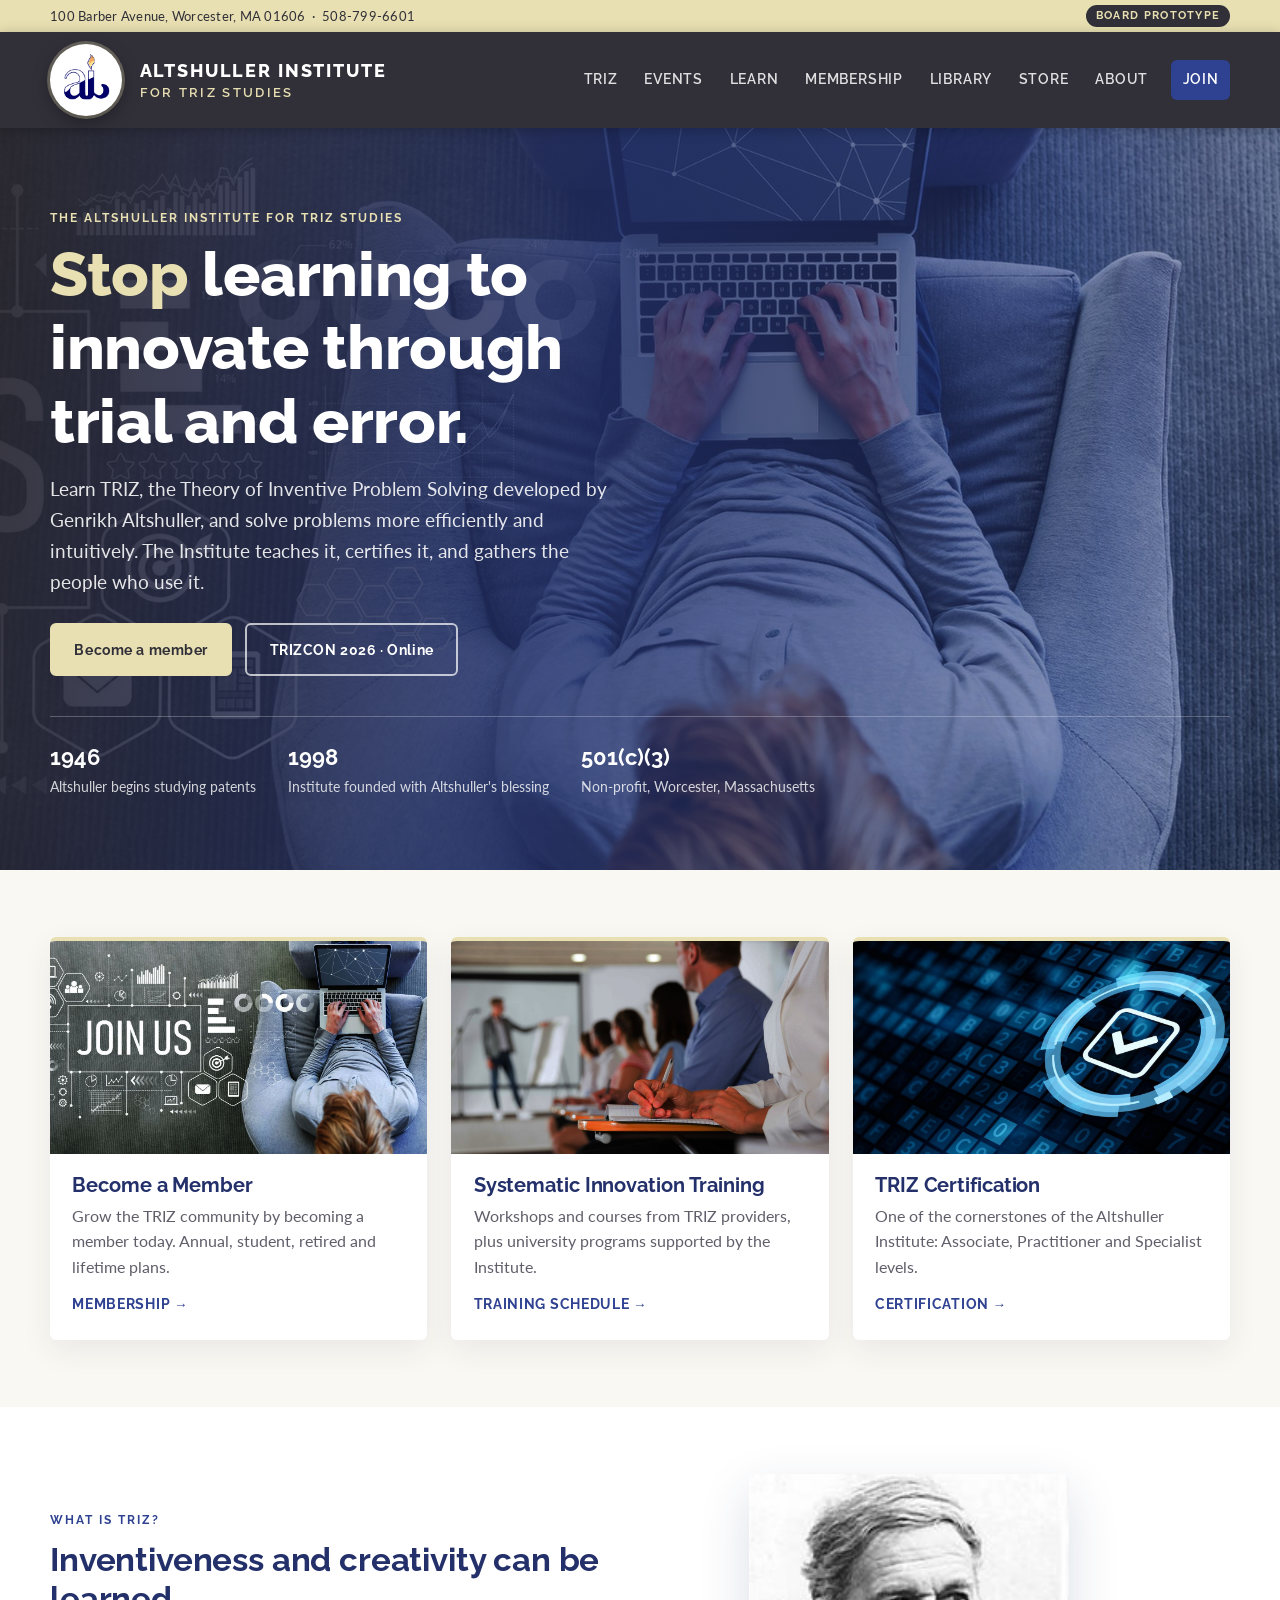
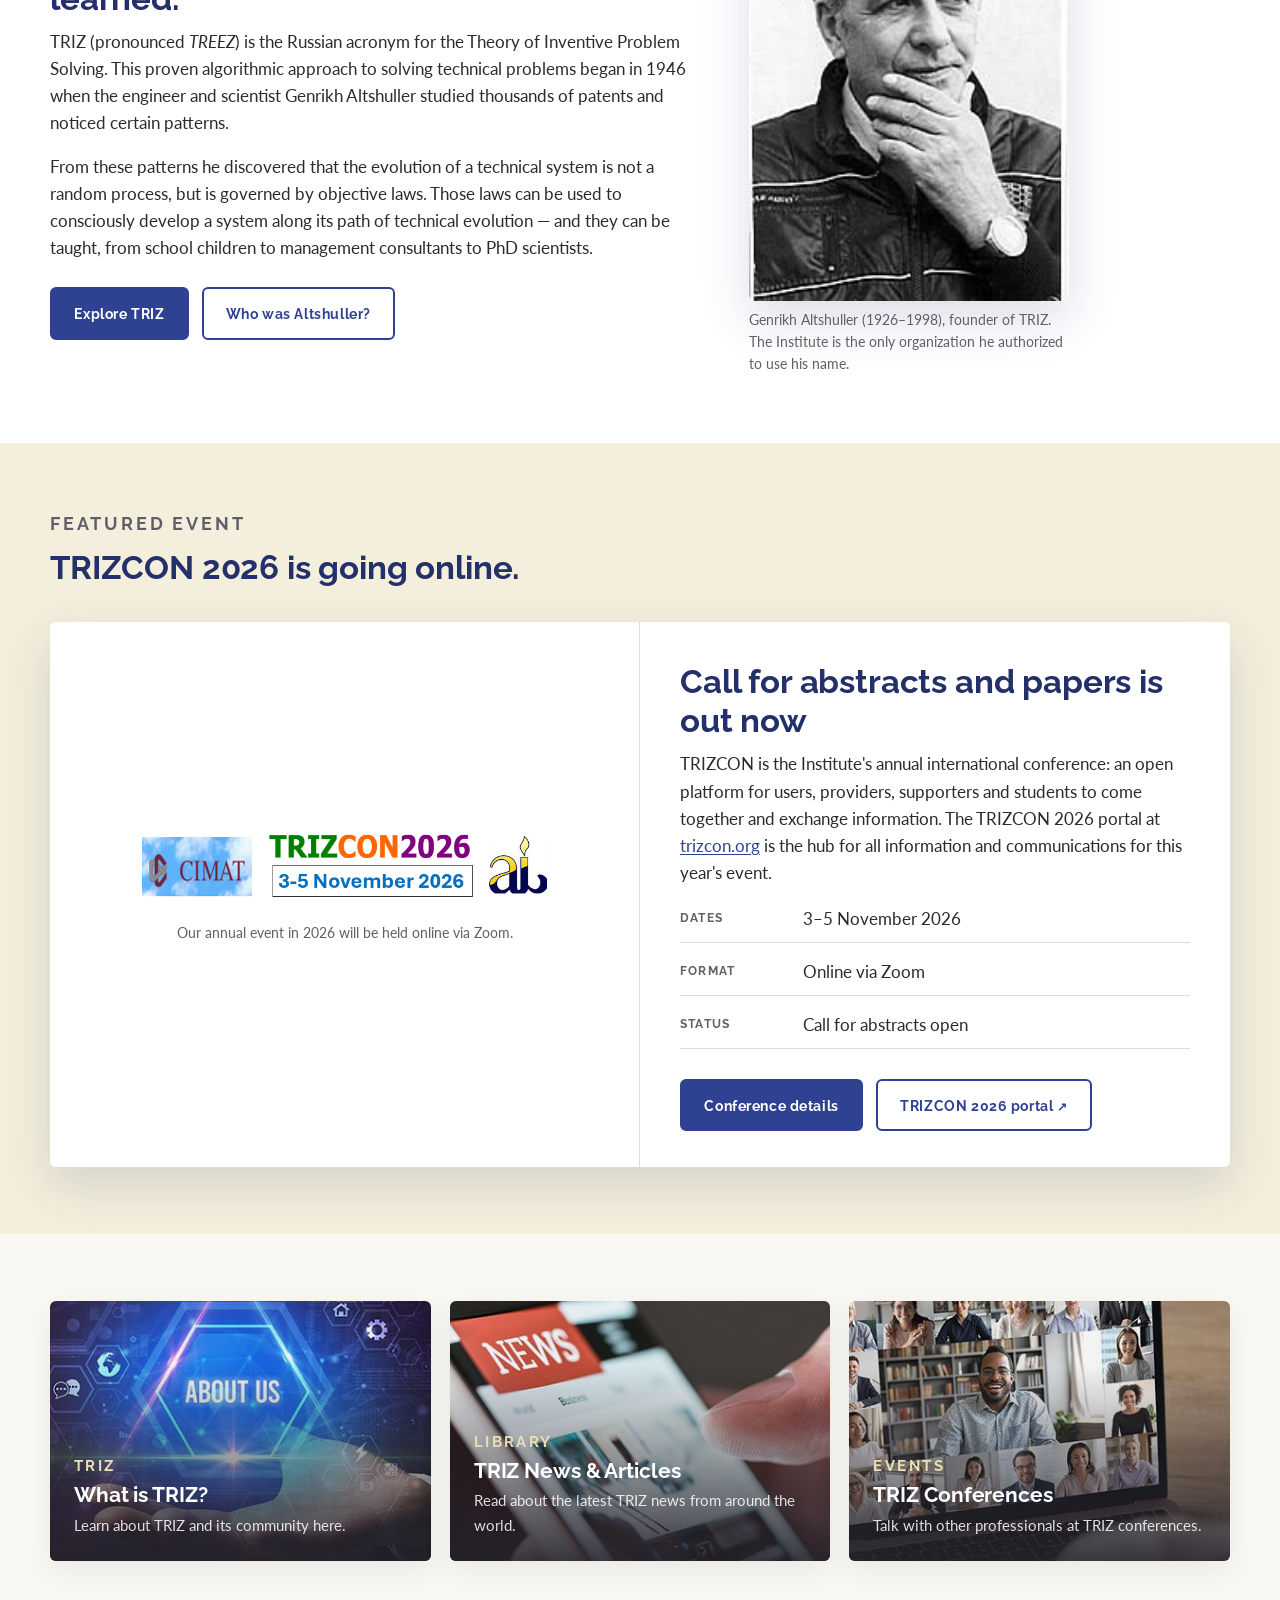
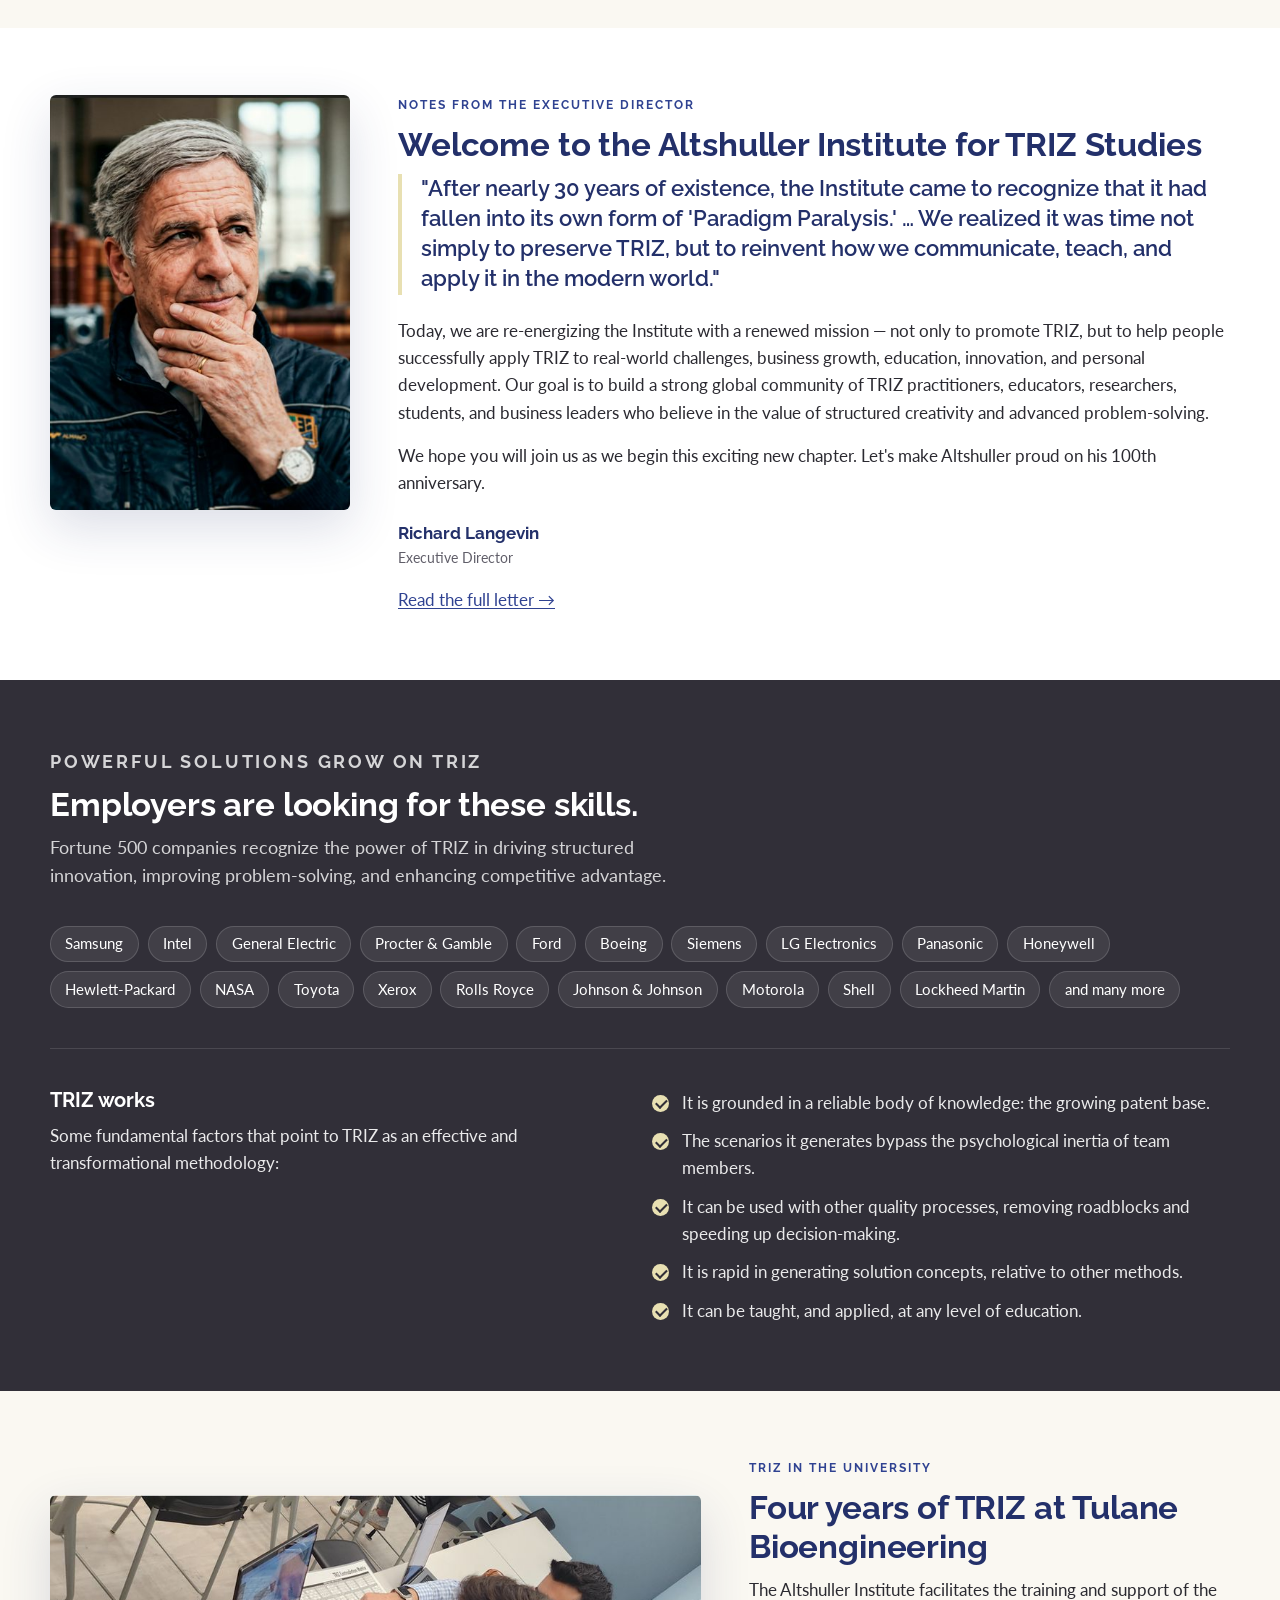
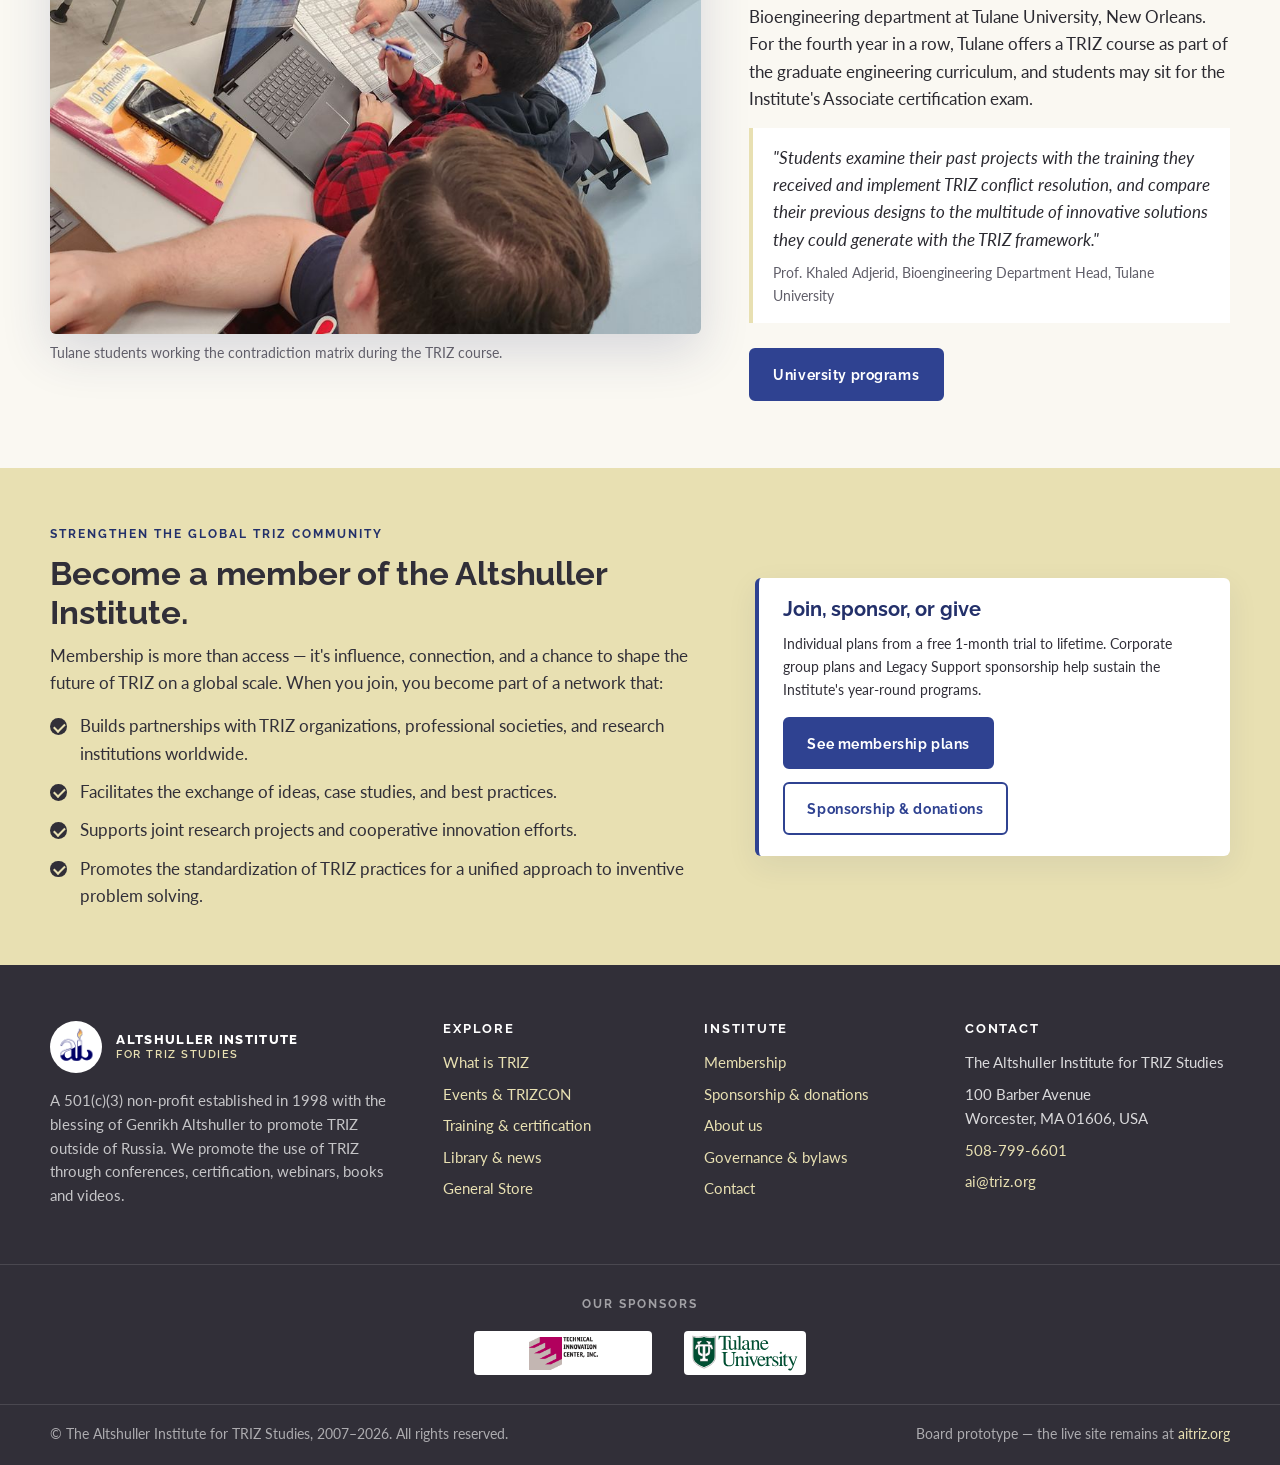
<file: index.html>
<!DOCTYPE html>
<html lang="en">
<head>
  <meta charset="utf-8">
  <meta name="viewport" content="width=device-width, initial-scale=1">
  <link rel="canonical" href="https://aitriz.org/">
  <title>The Altshuller Institute for TRIZ Studies</title>
  <meta name="description" content="Learn to innovate and improve systems more efficiently. Stop using trial and error to learn how to create. Use TRIZ!">
  <link rel="icon" href="assets/brand/favicon.ico">
  <link rel="preconnect" href="https://fonts.googleapis.com">
  <link rel="preconnect" href="https://fonts.gstatic.com" crossorigin>
  <link rel="stylesheet" href="https://fonts.googleapis.com/css2?family=Raleway:wght@600;700;800&family=Lato:ital,wght@0,400;0,700;1,400&display=swap">
  <link rel="stylesheet" href="css/site.css">
</head>
<body>
  <div class="utility">
    <div class="wrap">
      <span class="utility-contact">100 Barber Avenue, Worcester, MA 01606 &nbsp;·&nbsp; <a href="tel:+15087996601">508-799-6601</a></span>
      <span class="proto">Board prototype</span>
    </div>
  </div>

  <header class="site-header">
    <div class="wrap">
      <a class="brand" href="index.html">
        <img src="assets/brand/ai-logo.png" alt="" width="72" height="72">
        <span class="brand-text">Altshuller Institute<small>for TRIZ Studies</small></span>
      </a>
      <input type="checkbox" id="nav-toggle" class="nav-toggle" aria-hidden="true">
      <label for="nav-toggle" class="nav-toggle-label" aria-label="Toggle navigation"><span></span></label>
      <nav class="nav" aria-label="Primary">
        <a href="pages/triz.html">TRIZ</a>
        <a href="pages/events.html">Events</a>
        <a href="pages/learn.html">Learn</a>
        <a href="pages/membership.html">Membership</a>
        <a href="pages/library.html">Library</a>
        <a href="pages/store.html">Store</a>
        <a href="pages/about.html">About</a>
        <a class="nav-cta" href="pages/membership.html#join">Join</a>
      </nav>
    </div>
  </header>

  <main>
    <!-- Hero: wording and background image come from the live home page slider -->
    <section class="hero" style="background-image:url('assets/banners/hero-home.jpg');background-position:right center">
      <div class="wrap">
        <p class="kicker">The Altshuller Institute for TRIZ Studies</p>
        <h1><em>Stop</em> learning to innovate through trial and error.</h1>
        <p class="lede">Learn TRIZ, the Theory of Inventive Problem Solving developed by Genrikh Altshuller, and solve problems more efficiently and intuitively. The Institute teaches it, certifies it, and gathers the people who use it.</p>
        <div class="actions">
          <a class="btn btn-accent" href="pages/membership.html">Become a member</a>
          <a class="btn btn-light" href="pages/events.html#trizcon2026">TRIZCON 2026 · Online</a>
        </div>
        <div class="hero-meta">
          <div><strong>1946</strong>Altshuller begins studying patents</div>
          <div><strong>1998</strong>Institute founded with Altshuller's blessing</div>
          <div><strong>501(c)(3)</strong>Non-profit, Worcester, Massachusetts</div>
        </div>
      </div>
    </section>

    <!-- Three doors, echoing the live "Become a Member / Training / Certification" strip -->
    <section class="section">
      <div class="wrap">
        <div class="grid grid-3">
          <a class="card" href="pages/membership.html">
            <img class="card-img" src="assets/banners/join.jpg" alt="Join us — people working together at laptops">
            <div class="card-body">
              <h3>Become a Member</h3>
              <p>Grow the TRIZ community by becoming a member today. Annual, student, retired and lifetime plans.</p>
              <span class="more">Membership</span>
            </div>
          </a>
          <a class="card" href="pages/learn.html">
            <img class="card-img" src="assets/banners/training.jpg" alt="Instructor at a whiteboard leading a workshop">
            <div class="card-body">
              <h3>Systematic Innovation Training</h3>
              <p>Workshops and courses from TRIZ providers, plus university programs supported by the Institute.</p>
              <span class="more">Training schedule</span>
            </div>
          </a>
          <a class="card" href="pages/learn.html#certification">
            <img class="card-img" src="assets/banners/certification.jpg" alt="Certification check mark over a circuit background">
            <div class="card-body">
              <h3>TRIZ Certification</h3>
              <p>One of the cornerstones of the Altshuller Institute: Associate, Practitioner and Specialist levels.</p>
              <span class="more">Certification</span>
            </div>
          </a>
        </div>
      </div>
    </section>

    <!-- What is TRIZ -->
    <section class="section section-white">
      <div class="wrap split">
        <div>
          <p class="kicker">What is TRIZ?</p>
          <h2>Inventiveness and creativity can be learned.</h2>
          <p>TRIZ (pronounced <em>TREEZ</em>) is the Russian acronym for the Theory of Inventive Problem Solving. This proven algorithmic approach to solving technical problems began in 1946 when the engineer and scientist Genrikh Altshuller studied thousands of patents and noticed certain patterns.</p>
          <p>From these patterns he discovered that the evolution of a technical system is not a random process, but is governed by objective laws. Those laws can be used to consciously develop a system along its path of technical evolution — and they can be taught, from school children to management consultants to PhD scientists.</p>
          <div class="actions">
            <a class="btn btn-primary" href="pages/triz.html">Explore TRIZ</a>
            <a class="btn btn-ghost" href="pages/triz.html#altshuller">Who was Altshuller?</a>
          </div>
        </div>
        <figure class="portrait">
          <img src="assets/people/altshuller.jpg" alt="Genrikh Altshuller, founder of TRIZ">
          <figcaption>Genrikh Altshuller (1926–1998), founder of TRIZ. The Institute is the only organization he authorized to use his name.</figcaption>
        </figure>
      </div>
    </section>

    <!-- Featured event -->
    <section class="section section-alt" id="trizcon">
      <div class="wrap">
        <div class="section-head">
          <p class="kicker">Featured event</p>
          <h2>TRIZCON 2026 is going online.</h2>
        </div>
        <div class="event-feature">
          <div class="event-media">
            <img src="assets/events/trizcon2026-banner.png" alt="TRIZCON 2026, 3–5 November 2026, the Altshuller Institute's annual conference, online via Zoom">
            <p class="small muted">Our annual event in 2026 will be held online via Zoom.</p>
          </div>
          <div class="event-body">
            <h2>Call for abstracts and papers is out now</h2>
            <p>TRIZCON is the Institute's annual international conference: an open platform for users, providers, supporters and students to come together and exchange information. The TRIZCON 2026 portal at <a href="https://trizcon.org/" target="_blank" rel="noopener">trizcon.org</a> is the hub for all information and communications for this year's event.</p>
            <ul class="facts">
              <li><span>Dates</span><span>3–5 November 2026</span></li>
              <li><span>Format</span><span>Online via Zoom</span></li>
              <li><span>Status</span><span>Call for abstracts open</span></li>
            </ul>
            <div class="actions" style="margin-top:0">
              <a class="btn btn-primary" href="pages/events.html#trizcon2026">Conference details</a>
              <a class="btn btn-ghost ext" href="https://trizcon.org/" target="_blank" rel="noopener">TRIZCON 2026 portal</a>
            </div>
          </div>
        </div>
      </div>
    </section>

    <!-- Explore tiles (the live home's three image "cubes") -->
    <section class="section">
      <div class="wrap">
        <div class="tiles">
          <a class="tile" href="pages/triz.html" style="background-image:url('assets/banners/about-us.jpg')">
            <div class="tile-body">
              <p class="kicker">TRIZ</p>
              <h3>What is TRIZ?</h3>
              <p>Learn about TRIZ and its community here.</p>
            </div>
          </a>
          <a class="tile" href="pages/library.html" style="background-image:url('assets/banners/news.jpg')">
            <div class="tile-body">
              <p class="kicker">Library</p>
              <h3>TRIZ News &amp; Articles</h3>
              <p>Read about the latest TRIZ news from around the world.</p>
            </div>
          </a>
          <a class="tile" href="pages/events.html" style="background-image:url('assets/banners/conference.jpg')">
            <div class="tile-body">
              <p class="kicker">Events</p>
              <h3>TRIZ Conferences</h3>
              <p>Talk with other professionals at TRIZ conferences.</p>
            </div>
          </a>
        </div>
      </div>
    </section>

    <!-- Executive Director -->
    <section class="section section-white">
      <div class="wrap letter">
        <img src="assets/people/richard-langevin.jpg" alt="Richard Langevin, Executive Director of the Altshuller Institute">
        <div>
          <p class="kicker">Notes from the Executive Director</p>
          <h2>Welcome to the Altshuller Institute for TRIZ Studies</h2>
          <p class="pull">"After nearly 30 years of existence, the Institute came to recognize that it had fallen into its own form of 'Paradigm Paralysis.' … We realized it was time not simply to preserve TRIZ, but to reinvent how we communicate, teach, and apply it in the modern world."</p>
          <p>Today, we are re-energizing the Institute with a renewed mission — not only to promote TRIZ, but to help people successfully apply TRIZ to real-world challenges, business growth, education, innovation, and personal development. Our goal is to build a strong global community of TRIZ practitioners, educators, researchers, students, and business leaders who believe in the value of structured creativity and advanced problem-solving.</p>
          <p>We hope you will join us as we begin this exciting new chapter. Let's make Altshuller proud on his 100th anniversary.</p>
          <p class="signature">Richard Langevin<small>Executive Director</small></p>
          <a href="pages/about.html#director">Read the full letter →</a>
        </div>
      </div>
    </section>

    <!-- Who uses TRIZ -->
    <section class="section section-dark">
      <div class="wrap">
        <div class="section-head">
          <p class="kicker">Powerful solutions grow on TRIZ</p>
          <h2>Employers are looking for these skills.</h2>
          <p>Fortune 500 companies recognize the power of TRIZ in driving structured innovation, improving problem-solving, and enhancing competitive advantage.</p>
        </div>
        <ul class="chips">
          <li>Samsung</li><li>Intel</li><li>General Electric</li><li>Procter &amp; Gamble</li><li>Ford</li><li>Boeing</li><li>Siemens</li><li>LG Electronics</li><li>Panasonic</li><li>Honeywell</li><li>Hewlett-Packard</li><li>NASA</li><li>Toyota</li><li>Xerox</li><li>Rolls Royce</li><li>Johnson &amp; Johnson</li><li>Motorola</li><li>Shell</li><li>Lockheed Martin</li><li>and many more</li>
        </ul>
        <hr style="border-color:rgba(255,255,255,0.12);margin:2.5rem 0">
        <div class="grid grid-2">
          <div>
            <h3>TRIZ works</h3>
            <p>Some fundamental factors that point to TRIZ as an effective and transformational methodology:</p>
          </div>
          <ul class="checks">
            <li>It is grounded in a reliable body of knowledge: the growing patent base.</li>
            <li>The scenarios it generates bypass the psychological inertia of team members.</li>
            <li>It can be used with other quality processes, removing roadblocks and speeding up decision-making.</li>
            <li>It is rapid in generating solution concepts, relative to other methods.</li>
            <li>It can be taught, and applied, at any level of education.</li>
          </ul>
        </div>
      </div>
    </section>

    <!-- Tulane / Learn teaser -->
    <section class="section">
      <div class="wrap split reverse">
        <div>
          <p class="kicker">TRIZ in the university</p>
          <h2>Four years of TRIZ at Tulane Bioengineering</h2>
          <p>The Altshuller Institute facilitates the training and support of the Bioengineering department at Tulane University, New Orleans. For the fourth year in a row, Tulane offers a TRIZ course as part of the graduate engineering curriculum, and students may sit for the Institute's Associate certification exam.</p>
          <blockquote>"Students examine their past projects with the training they received and implement TRIZ conflict resolution, and compare their previous designs to the multitude of innovative solutions they could generate with the TRIZ framework."<cite>Prof. Khaled Adjerid, Bioengineering Department Head, Tulane University</cite></blockquote>
          <div class="actions">
            <a class="btn btn-primary" href="pages/learn.html#universities">University programs</a>
          </div>
        </div>
        <figure>
          <img src="assets/learn/tulane-teaching.jpg" alt="Tulane students working through the TRIZ contradiction matrix with a copy of 40 Principles">
          <figcaption>Tulane students working the contradiction matrix during the TRIZ course.</figcaption>
        </figure>
      </div>
    </section>

    <!-- Membership CTA -->
    <section class="cta-band">
      <div class="wrap">
        <div>
          <p class="kicker">Strengthen the global TRIZ community</p>
          <h2>Become a member of the Altshuller Institute.</h2>
          <p>Membership is more than access — it's influence, connection, and a chance to shape the future of TRIZ on a global scale. When you join, you become part of a network that:</p>
          <ul class="checks">
            <li>Builds partnerships with TRIZ organizations, professional societies, and research institutions worldwide.</li>
            <li>Facilitates the exchange of ideas, case studies, and best practices.</li>
            <li>Supports joint research projects and cooperative innovation efforts.</li>
            <li>Promotes the standardization of TRIZ practices for a unified approach to inventive problem solving.</li>
          </ul>
        </div>
        <div class="callout">
          <h3>Join, sponsor, or give</h3>
          <p class="small">Individual plans from a free 1-month trial to lifetime. Corporate group plans and Legacy Support sponsorship help sustain the Institute's year-round programs.</p>
          <div class="actions" style="margin-top:0.5rem">
            <a class="btn btn-primary" href="pages/membership.html#join">See membership plans</a>
            <a class="btn btn-ghost" href="pages/membership.html#support">Sponsorship &amp; donations</a>
          </div>
        </div>
      </div>
    </section>
  </main>

  <footer class="site-footer">
    <div class="wrap footer-main">
      <div>
        <div class="footer-brand">
          <img src="assets/brand/ai-logo.png" alt="">
          <span class="brand-text">Altshuller Institute<small>for TRIZ Studies</small></span>
        </div>
        <p>A 501(c)(3) non-profit established in 1998 with the blessing of Genrikh Altshuller to promote TRIZ outside of Russia. We promote the use of TRIZ through conferences, certification, webinars, books and videos.</p>
      </div>
      <div>
        <h4>Explore</h4>
        <ul>
          <li><a href="pages/triz.html">What is TRIZ</a></li>
          <li><a href="pages/events.html">Events &amp; TRIZCON</a></li>
          <li><a href="pages/learn.html">Training &amp; certification</a></li>
          <li><a href="pages/library.html">Library &amp; news</a></li>
          <li><a href="pages/store.html">General Store</a></li>
        </ul>
      </div>
      <div>
        <h4>Institute</h4>
        <ul>
          <li><a href="pages/membership.html">Membership</a></li>
          <li><a href="pages/membership.html#support">Sponsorship &amp; donations</a></li>
          <li><a href="pages/about.html">About us</a></li>
          <li><a href="pages/about.html#governance">Governance &amp; bylaws</a></li>
          <li><a href="pages/about.html#contact">Contact</a></li>
        </ul>
      </div>
      <div>
        <h4>Contact</h4>
        <ul>
          <li>The Altshuller Institute for TRIZ Studies</li>
          <li>100 Barber Avenue<br>Worcester, MA 01606, USA</li>
          <li><a href="tel:+15087996601">508-799-6601</a></li>
          <li><a href="mailto:ai@triz.org">ai@triz.org</a></li>
        </ul>
      </div>
    </div>
    <div class="footer-sponsors">
      <div class="wrap">
        <p class="kicker">Our sponsors</p>
        <div class="sponsors">
          <img src="assets/sponsors/tic.png" alt="Technical Innovation Center, Inc.">
          <img src="assets/sponsors/tulane.svg" alt="Tulane University">
        </div>
      </div>
    </div>
    <div class="footer-bottom">
      <div class="wrap">
        <span>© The Altshuller Institute for TRIZ Studies, 2007–2026. All rights reserved.</span>
        <span>Board prototype — the live site remains at <a href="https://www.aitriz.org" target="_blank" rel="noopener">aitriz.org</a></span>
      </div>
    </div>
  </footer>
</body>
</html>
</file>
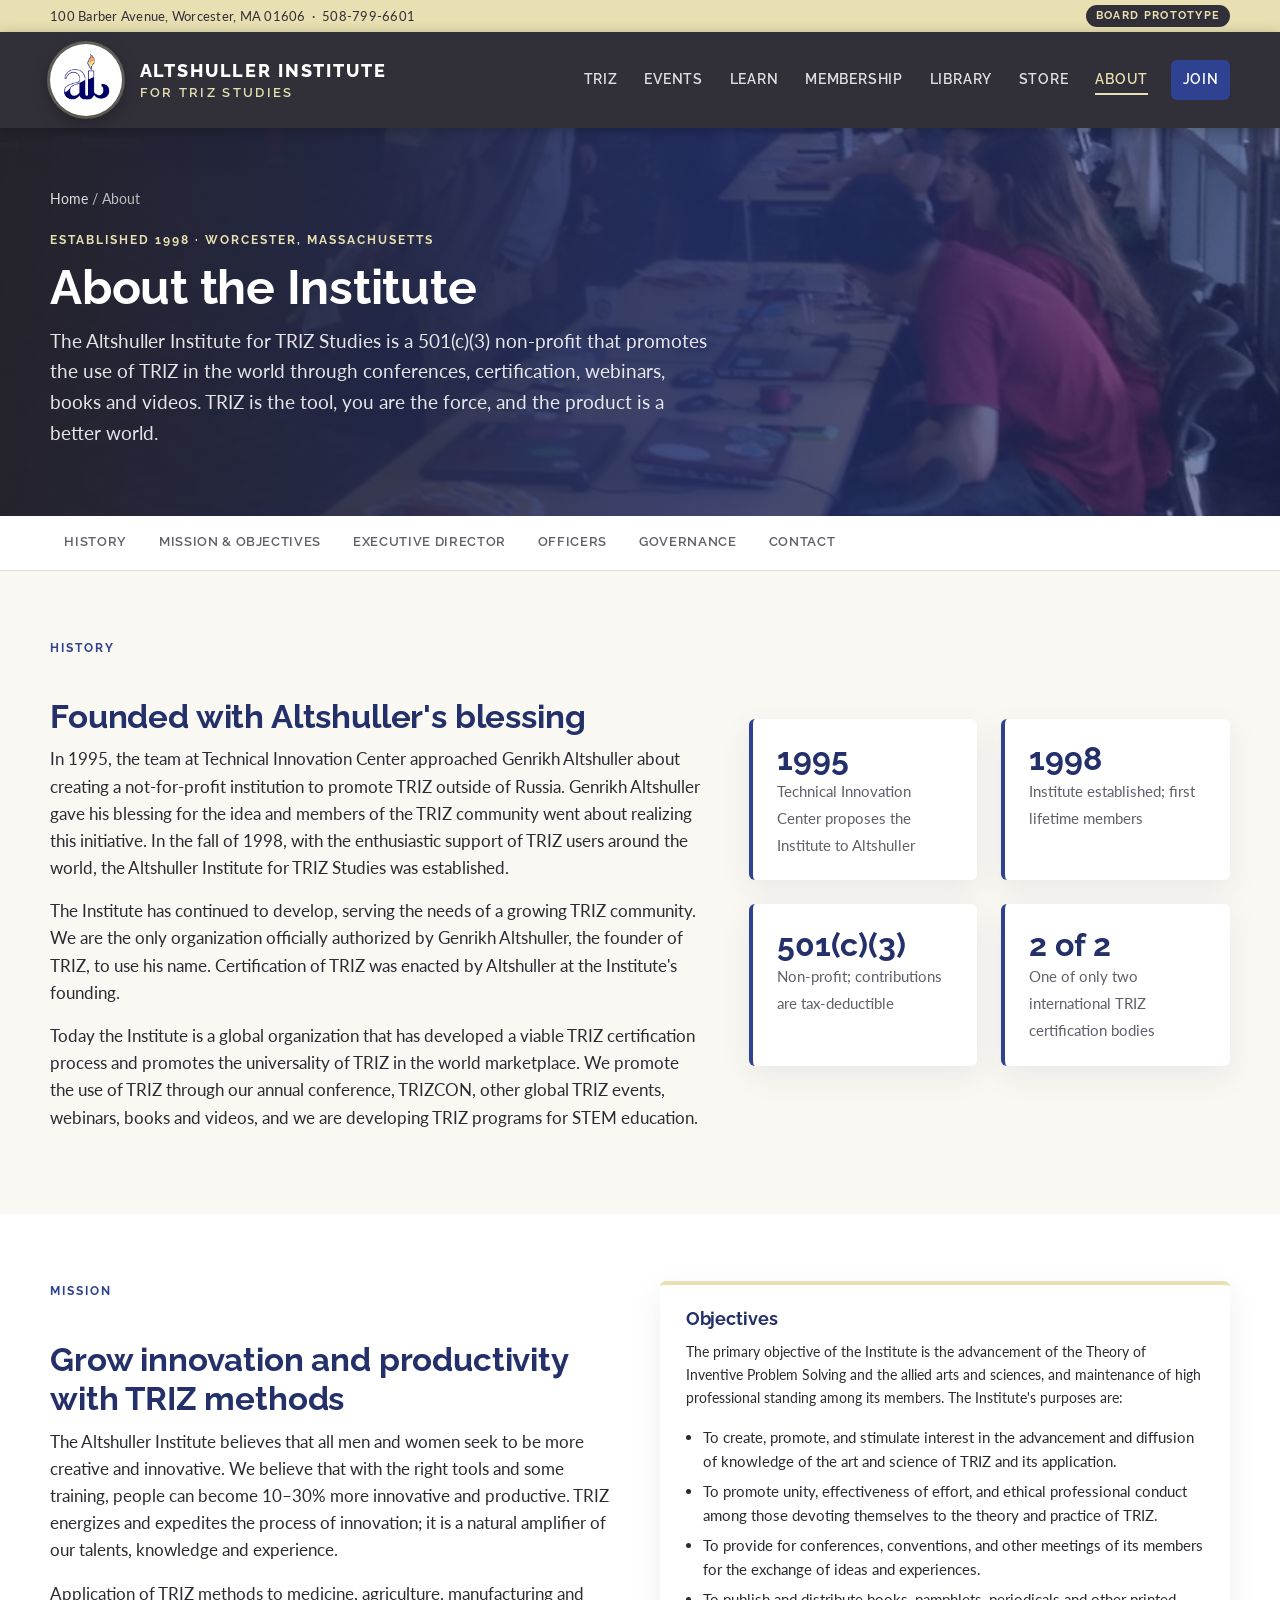
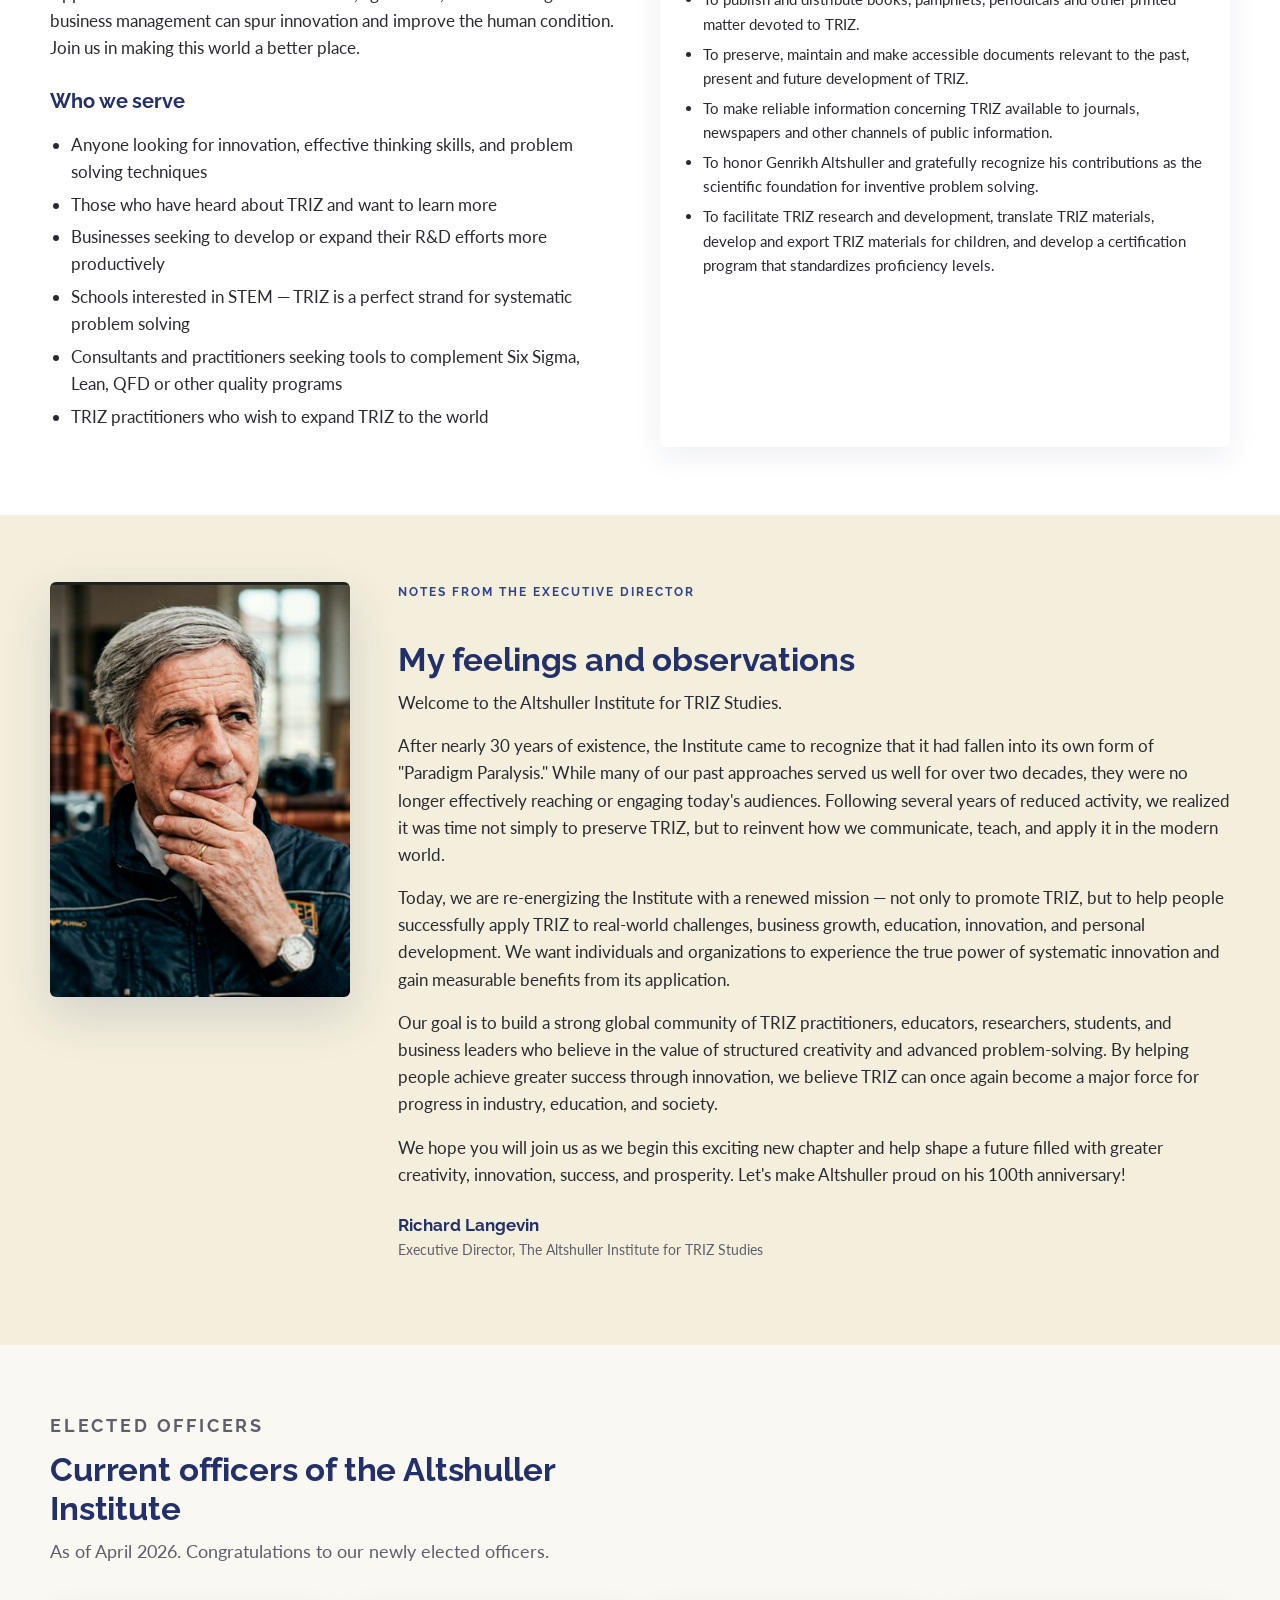
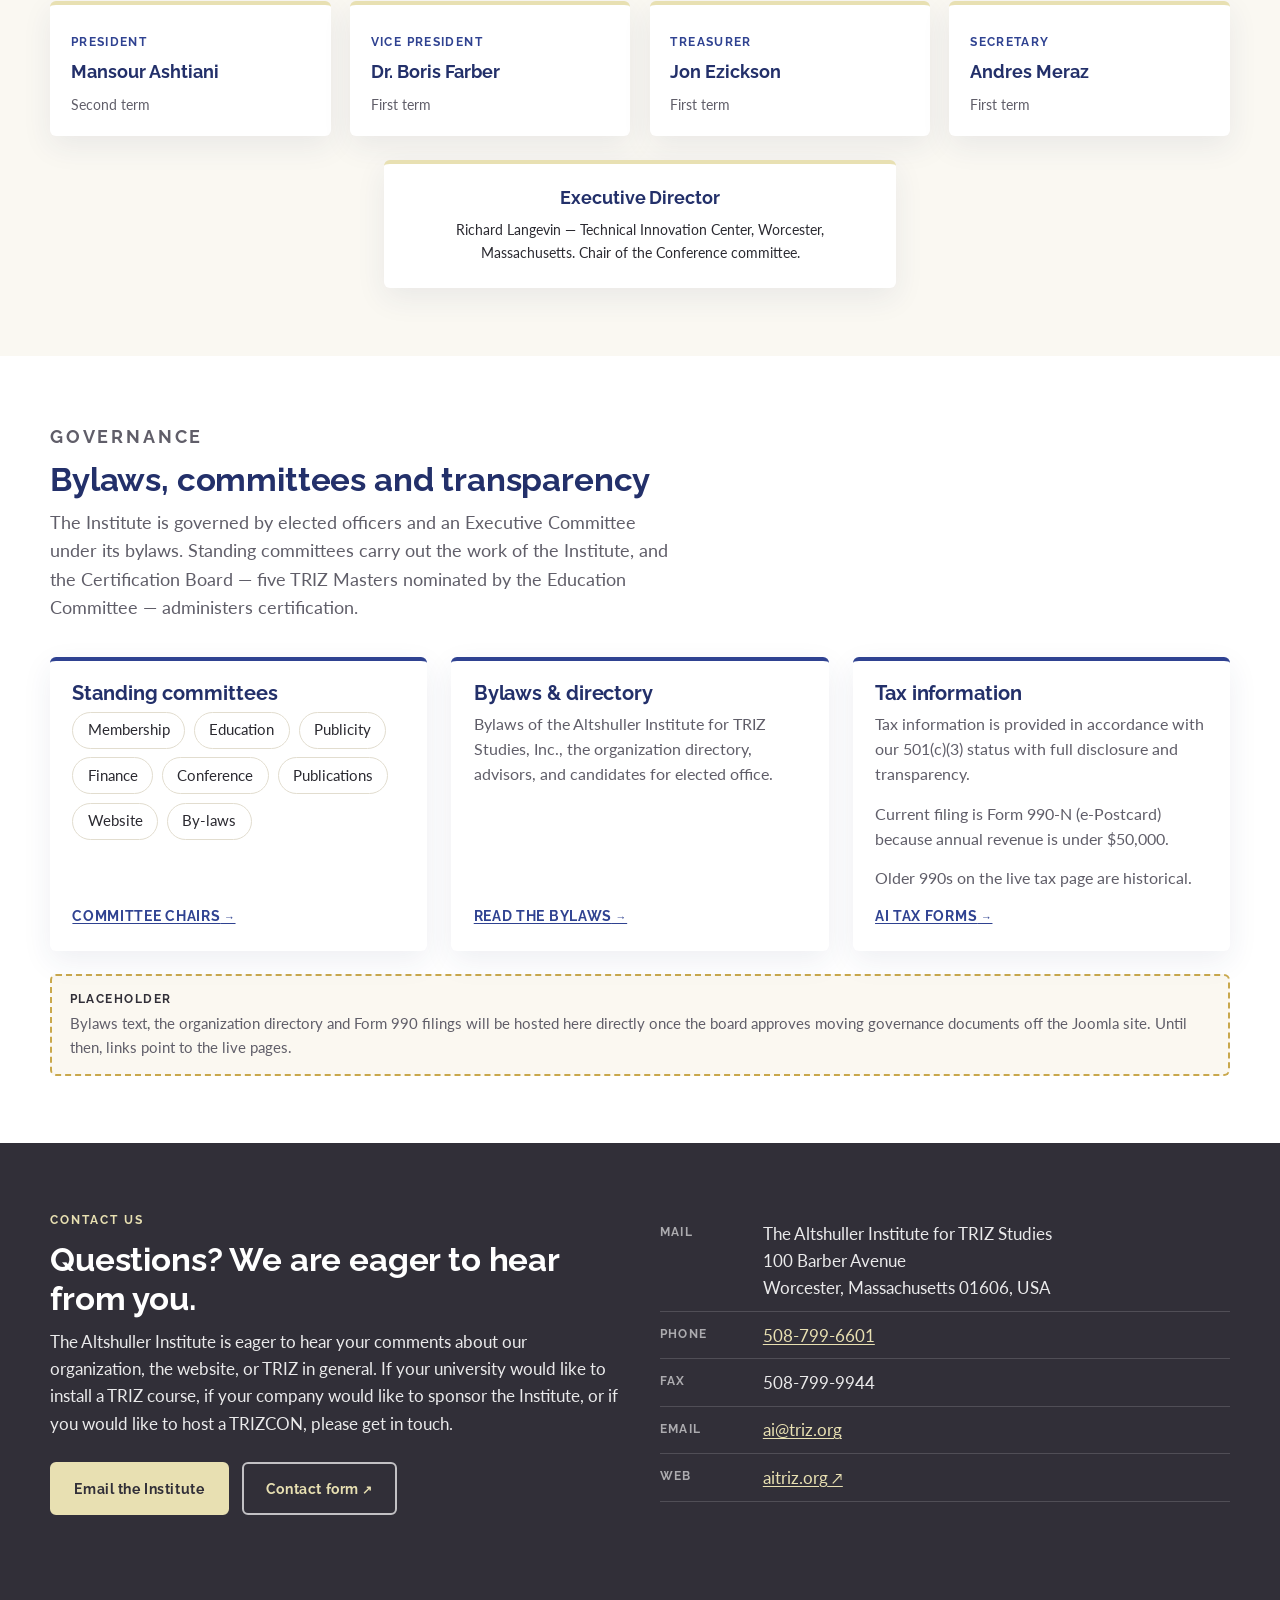
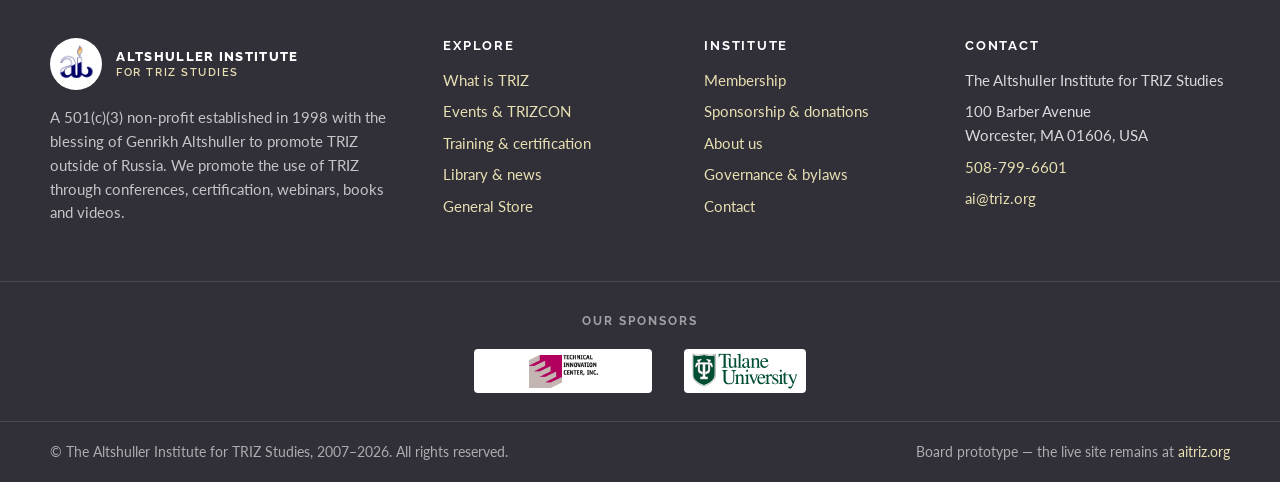
<file: pages/about.html>
<!DOCTYPE html>
<html lang="en">
<head>
  <meta charset="utf-8">
  <meta name="viewport" content="width=device-width, initial-scale=1">
  <link rel="canonical" href="https://aitriz.org/pages/about.html">
  <title>About the Institute — The Altshuller Institute for TRIZ Studies</title>
  <meta name="description" content="History, mission and objectives of the Altshuller Institute for TRIZ Studies, a 501(c)(3) founded in 1998; officers, governance, bylaws, tax forms and contact details.">
  <link rel="icon" href="../assets/brand/favicon.ico">
  <link rel="preconnect" href="https://fonts.googleapis.com">
  <link rel="preconnect" href="https://fonts.gstatic.com" crossorigin>
  <link rel="stylesheet" href="https://fonts.googleapis.com/css2?family=Raleway:wght@600;700;800&family=Lato:ital,wght@0,400;0,700;1,400&display=swap">
  <link rel="stylesheet" href="../css/site.css">
</head>
<body>
  <div class="utility">
    <div class="wrap">
      <span class="utility-contact">100 Barber Avenue, Worcester, MA 01606 &nbsp;·&nbsp; <a href="tel:+15087996601">508-799-6601</a></span>
      <span class="proto">Board prototype</span>
    </div>
  </div>

  <header class="site-header">
    <div class="wrap">
      <a class="brand" href="../index.html">
        <img src="../assets/brand/ai-logo.png" alt="" width="72" height="72">
        <span class="brand-text">Altshuller Institute<small>for TRIZ Studies</small></span>
      </a>
      <input type="checkbox" id="nav-toggle" class="nav-toggle">
      <label for="nav-toggle" class="nav-toggle-label" aria-label="Toggle navigation"><span></span></label>
      <nav class="nav" aria-label="Primary">
        <a href="triz.html">TRIZ</a>
        <a href="events.html">Events</a>
        <a href="learn.html">Learn</a>
        <a href="membership.html">Membership</a>
        <a href="library.html">Library</a>
        <a href="store.html">Store</a>
        <a href="about.html" aria-current="page">About</a>
        <a class="nav-cta" href="membership.html#join">Join</a>
      </nav>
    </div>
  </header>

  <section class="page-hero" style="background-image:url('../assets/events/trizcon2016.jpg');background-position:center 35%">
    <div class="wrap">
      <p class="crumbs"><a href="../index.html">Home</a> / About</p>
      <p class="kicker">Established 1998 · Worcester, Massachusetts</p>
      <h1>About the Institute</h1>
      <p class="lede">The Altshuller Institute for TRIZ Studies is a 501(c)(3) non-profit that promotes the use of TRIZ in the world through conferences, certification, webinars, books and videos. TRIZ is the tool, you are the force, and the product is a better world.</p>
    </div>
  </section>
  <nav class="subnav" aria-label="On this page">
    <div class="wrap">
      <a href="#history">History</a>
      <a href="#mission">Mission &amp; objectives</a>
      <a href="#director">Executive Director</a>
      <a href="#officers">Officers</a>
      <a href="#governance">Governance</a>
      <a href="#contact">Contact</a>
    </div>
  </nav>

  <main>
    <section class="section" id="history">
      <div class="wrap split">
        <div class="prose">
          <p class="kicker">History</p>
          <h2>Founded with Altshuller's blessing</h2>
          <p>In 1995, the team at Technical Innovation Center approached Genrikh Altshuller about creating a not-for-profit institution to promote TRIZ outside of Russia. Genrikh Altshuller gave his blessing for the idea and members of the TRIZ community went about realizing this initiative. In the fall of 1998, with the enthusiastic support of TRIZ users around the world, the Altshuller Institute for TRIZ Studies was established.</p>
          <p>The Institute has continued to develop, serving the needs of a growing TRIZ community. We are the only organization officially authorized by Genrikh Altshuller, the founder of TRIZ, to use his name. Certification of TRIZ was enacted by Altshuller at the Institute's founding.</p>
          <p>Today the Institute is a global organization that has developed a viable TRIZ certification process and promotes the universality of TRIZ in the world marketplace. We promote the use of TRIZ through our annual conference, TRIZCON, other global TRIZ events, webinars, books and videos, and we are developing TRIZ programs for STEM education.</p>
        </div>
        <div class="stats" style="grid-template-columns:1fr 1fr">
          <div class="stat"><strong>1995</strong><span>Technical Innovation Center proposes the Institute to Altshuller</span></div>
          <div class="stat"><strong>1998</strong><span>Institute established; first lifetime members</span></div>
          <div class="stat"><strong>501(c)(3)</strong><span>Non-profit; contributions are tax-deductible</span></div>
          <div class="stat"><strong>2 of 2</strong><span>One of only two international TRIZ certification bodies</span></div>
        </div>
      </div>
    </section>

    <section class="section section-white" id="mission">
      <div class="wrap">
        <div class="two-col">
          <div class="prose">
            <p class="kicker">Mission</p>
            <h2>Grow innovation and productivity with TRIZ methods</h2>
            <p>The Altshuller Institute believes that all men and women seek to be more creative and innovative. We believe that with the right tools and some training, people can become 10–30% more innovative and productive. TRIZ energizes and expedites the process of innovation; it is a natural amplifier of our talents, knowledge and experience.</p>
            <p>Application of TRIZ methods to medicine, agriculture, manufacturing and business management can spur innovation and improve the human condition. Join us in making this world a better place.</p>
            <h3>Who we serve</h3>
            <ul>
              <li>Anyone looking for innovation, effective thinking skills, and problem solving techniques</li>
              <li>Those who have heard about TRIZ and want to learn more</li>
              <li>Businesses seeking to develop or expand their R&amp;D efforts more productively</li>
              <li>Schools interested in STEM — TRIZ is a perfect strand for systematic problem solving</li>
              <li>Consultants and practitioners seeking tools to complement Six Sigma, Lean, QFD or other quality programs</li>
              <li>TRIZ practitioners who wish to expand TRIZ to the world</li>
            </ul>
          </div>
          <div class="aside-box">
            <h3>Objectives</h3>
            <p class="small">The primary objective of the Institute is the advancement of the Theory of Inventive Problem Solving and the allied arts and sciences, and maintenance of high professional standing among its members. The Institute's purposes are:</p>
            <ul class="small">
              <li>To create, promote, and stimulate interest in the advancement and diffusion of knowledge of the art and science of TRIZ and its application.</li>
              <li>To promote unity, effectiveness of effort, and ethical professional conduct among those devoting themselves to the theory and practice of TRIZ.</li>
              <li>To provide for conferences, conventions, and other meetings of its members for the exchange of ideas and experiences.</li>
              <li>To publish and distribute books, pamphlets, periodicals and other printed matter devoted to TRIZ.</li>
              <li>To preserve, maintain and make accessible documents relevant to the past, present and future development of TRIZ.</li>
              <li>To make reliable information concerning TRIZ available to journals, newspapers and other channels of public information.</li>
              <li>To honor Genrikh Altshuller and gratefully recognize his contributions as the scientific foundation for inventive problem solving.</li>
              <li>To facilitate TRIZ research and development, translate TRIZ materials, develop and export TRIZ materials for children, and develop a certification program that standardizes proficiency levels.</li>
            </ul>
          </div>
        </div>
      </div>
    </section>

    <section class="section section-alt" id="director">
      <div class="wrap letter">
        <img src="../assets/people/richard-langevin.jpg" alt="Richard Langevin, Executive Director">
        <div class="prose">
          <p class="kicker">Notes from the Executive Director</p>
          <h2>My feelings and observations</h2>
          <p>Welcome to the Altshuller Institute for TRIZ Studies.</p>
          <p>After nearly 30 years of existence, the Institute came to recognize that it had fallen into its own form of "Paradigm Paralysis." While many of our past approaches served us well for over two decades, they were no longer effectively reaching or engaging today's audiences. Following several years of reduced activity, we realized it was time not simply to preserve TRIZ, but to reinvent how we communicate, teach, and apply it in the modern world.</p>
          <p>Today, we are re-energizing the Institute with a renewed mission — not only to promote TRIZ, but to help people successfully apply TRIZ to real-world challenges, business growth, education, innovation, and personal development. We want individuals and organizations to experience the true power of systematic innovation and gain measurable benefits from its application.</p>
          <p>Our goal is to build a strong global community of TRIZ practitioners, educators, researchers, students, and business leaders who believe in the value of structured creativity and advanced problem-solving. By helping people achieve greater success through innovation, we believe TRIZ can once again become a major force for progress in industry, education, and society.</p>
          <p>We hope you will join us as we begin this exciting new chapter and help shape a future filled with greater creativity, innovation, success, and prosperity. Let's make Altshuller proud on his 100th anniversary!</p>
          <p class="signature">Richard Langevin<small>Executive Director, The Altshuller Institute for TRIZ Studies</small></p>
        </div>
      </div>
    </section>

    <section class="section" id="officers">
      <div class="wrap">
        <div class="section-head">
          <p class="kicker">Elected officers</p>
          <h2>Current officers of the Altshuller Institute</h2>
          <p>As of April 2026. Congratulations to our newly elected officers.</p>
        </div>
        <div class="people">
          <div class="person"><span class="role">President</span><strong>Mansour Ashtiani</strong><span>Second term</span></div>
          <div class="person"><span class="role">Vice President</span><strong>Dr. Boris Farber</strong><span>First term</span></div>
          <div class="person"><span class="role">Treasurer</span><strong>Jon Ezickson</strong><span>First term</span></div>
          <div class="person"><span class="role">Secretary</span><strong>Andres Meraz</strong><span>First term</span></div>
        </div>
        <div style="margin-top:1.5rem;display:flex;justify-content:center">
          <div class="aside-box" style="max-width:32rem;width:100%;text-align:center">
            <h3>Executive Director</h3>
            <p class="small" style="margin:0">Richard Langevin — Technical Innovation Center, Worcester, Massachusetts. Chair of the Conference committee.</p>
          </div>
        </div>
      </div>
    </section>

    <section class="section section-white" id="governance">
      <div class="wrap">
        <div class="section-head">
          <p class="kicker">Governance</p>
          <h2>Bylaws, committees and transparency</h2>
          <p>The Institute is governed by elected officers and an Executive Committee under its bylaws. Standing committees carry out the work of the Institute, and the Certification Board — five TRIZ Masters nominated by the Education Committee — administers certification.</p>
        </div>
        <div class="grid grid-3">
          <div class="card card-plain">
            <div class="card-body">
              <h3>Standing committees</h3>
              <ul class="chips" style="margin-bottom:1rem">
                <li>Membership</li><li>Education</li><li>Publicity</li><li>Finance</li><li>Conference</li><li>Publications</li><li>Website</li><li>By-laws</li>
              </ul>
              <a class="more ext" href="https://www.aitriz.org/about-us/standing-committees" target="_blank" rel="noopener">Committee chairs</a>
            </div>
          </div>
          <div class="card card-plain">
            <div class="card-body">
              <h3>Bylaws &amp; directory</h3>
              <p>Bylaws of the Altshuller Institute for TRIZ Studies, Inc., the organization directory, advisors, and candidates for elected office.</p>
              <a class="more ext" href="https://www.aitriz.org/about-us/ai-bylaws" target="_blank" rel="noopener">Read the bylaws</a>
            </div>
          </div>
          <div class="card card-plain">
            <div class="card-body">
              <h3>Tax information</h3>
              <p>Tax information is provided in accordance with our 501(c)(3) status with full disclosure and transparency.</p>
              <p>Current filing is Form 990-N (e-Postcard) because annual revenue is under $50,000.</p>
              <p>Older 990s on the live tax page are historical.</p>
              <a class="more ext" href="https://www.aitriz.org/about-us/taxes" target="_blank" rel="noopener">AI tax forms</a>
            </div>
          </div>
        </div>
        <div class="placeholder" style="margin-top:1.4rem">
          <strong>Placeholder</strong>
          Bylaws text, the organization directory and Form 990 filings will be hosted here directly once the board approves moving governance documents off the Joomla site. Until then, links point to the live pages.
        </div>
      </div>
    </section>

    <section class="section section-dark" id="contact">
      <div class="wrap two-col">
        <div>
          <p class="kicker">Contact us</p>
          <h2>Questions? We are eager to hear from you.</h2>
          <p>The Altshuller Institute is eager to hear your comments about our organization, the website, or TRIZ in general. If your university would like to install a TRIZ course, if your company would like to sponsor the Institute, or if you would like to host a TRIZCON, please get in touch.</p>
          <div class="actions">
            <a class="btn btn-accent" href="mailto:ai@triz.org">Email the Institute</a>
            <a class="btn btn-light ext" href="https://www.aitriz.org/contact-us" target="_blank" rel="noopener">Contact form</a>
          </div>
        </div>
        <ul class="contact-list">
          <li><span>Mail</span><span>The Altshuller Institute for TRIZ Studies<br>100 Barber Avenue<br>Worcester, Massachusetts 01606, USA</span></li>
          <li><span>Phone</span><span><a href="tel:+15087996601">508-799-6601</a></span></li>
          <li><span>Fax</span><span>508-799-9944</span></li>
          <li><span>Email</span><span><a href="mailto:ai@triz.org">ai@triz.org</a></span></li>
          <li><span>Web</span><span><a class="ext" href="https://www.aitriz.org" target="_blank" rel="noopener">aitriz.org</a></span></li>
        </ul>
      </div>
    </section>
  </main>

  <footer class="site-footer">
    <div class="wrap footer-main">
      <div>
        <div class="footer-brand">
          <img src="../assets/brand/ai-logo.png" alt="">
          <span class="brand-text">Altshuller Institute<small>for TRIZ Studies</small></span>
        </div>
        <p>A 501(c)(3) non-profit established in 1998 with the blessing of Genrikh Altshuller to promote TRIZ outside of Russia. We promote the use of TRIZ through conferences, certification, webinars, books and videos.</p>
      </div>
      <div>
        <h4>Explore</h4>
        <ul>
          <li><a href="triz.html">What is TRIZ</a></li>
          <li><a href="events.html">Events &amp; TRIZCON</a></li>
          <li><a href="learn.html">Training &amp; certification</a></li>
          <li><a href="library.html">Library &amp; news</a></li>
          <li><a href="store.html">General Store</a></li>
        </ul>
      </div>
      <div>
        <h4>Institute</h4>
        <ul>
          <li><a href="membership.html">Membership</a></li>
          <li><a href="membership.html#support">Sponsorship &amp; donations</a></li>
          <li><a href="about.html">About us</a></li>
          <li><a href="about.html#governance">Governance &amp; bylaws</a></li>
          <li><a href="about.html#contact">Contact</a></li>
        </ul>
      </div>
      <div>
        <h4>Contact</h4>
        <ul>
          <li>The Altshuller Institute for TRIZ Studies</li>
          <li>100 Barber Avenue<br>Worcester, MA 01606, USA</li>
          <li><a href="tel:+15087996601">508-799-6601</a></li>
          <li><a href="mailto:ai@triz.org">ai@triz.org</a></li>
        </ul>
      </div>
    </div>
    <div class="footer-sponsors">
      <div class="wrap">
        <p class="kicker">Our sponsors</p>
        <div class="sponsors">
          <img src="../assets/sponsors/tic.png" alt="Technical Innovation Center, Inc.">
          <img src="../assets/sponsors/tulane.svg" alt="Tulane University">
        </div>
      </div>
    </div>
    <div class="footer-bottom">
      <div class="wrap">
        <span>© The Altshuller Institute for TRIZ Studies, 2007–2026. All rights reserved.</span>
        <span>Board prototype — the live site remains at <a href="https://www.aitriz.org" target="_blank" rel="noopener">aitriz.org</a></span>
      </div>
    </div>
  </footer>
  <script src="../js/nav.js"></script>
</body>
</html>
</file>
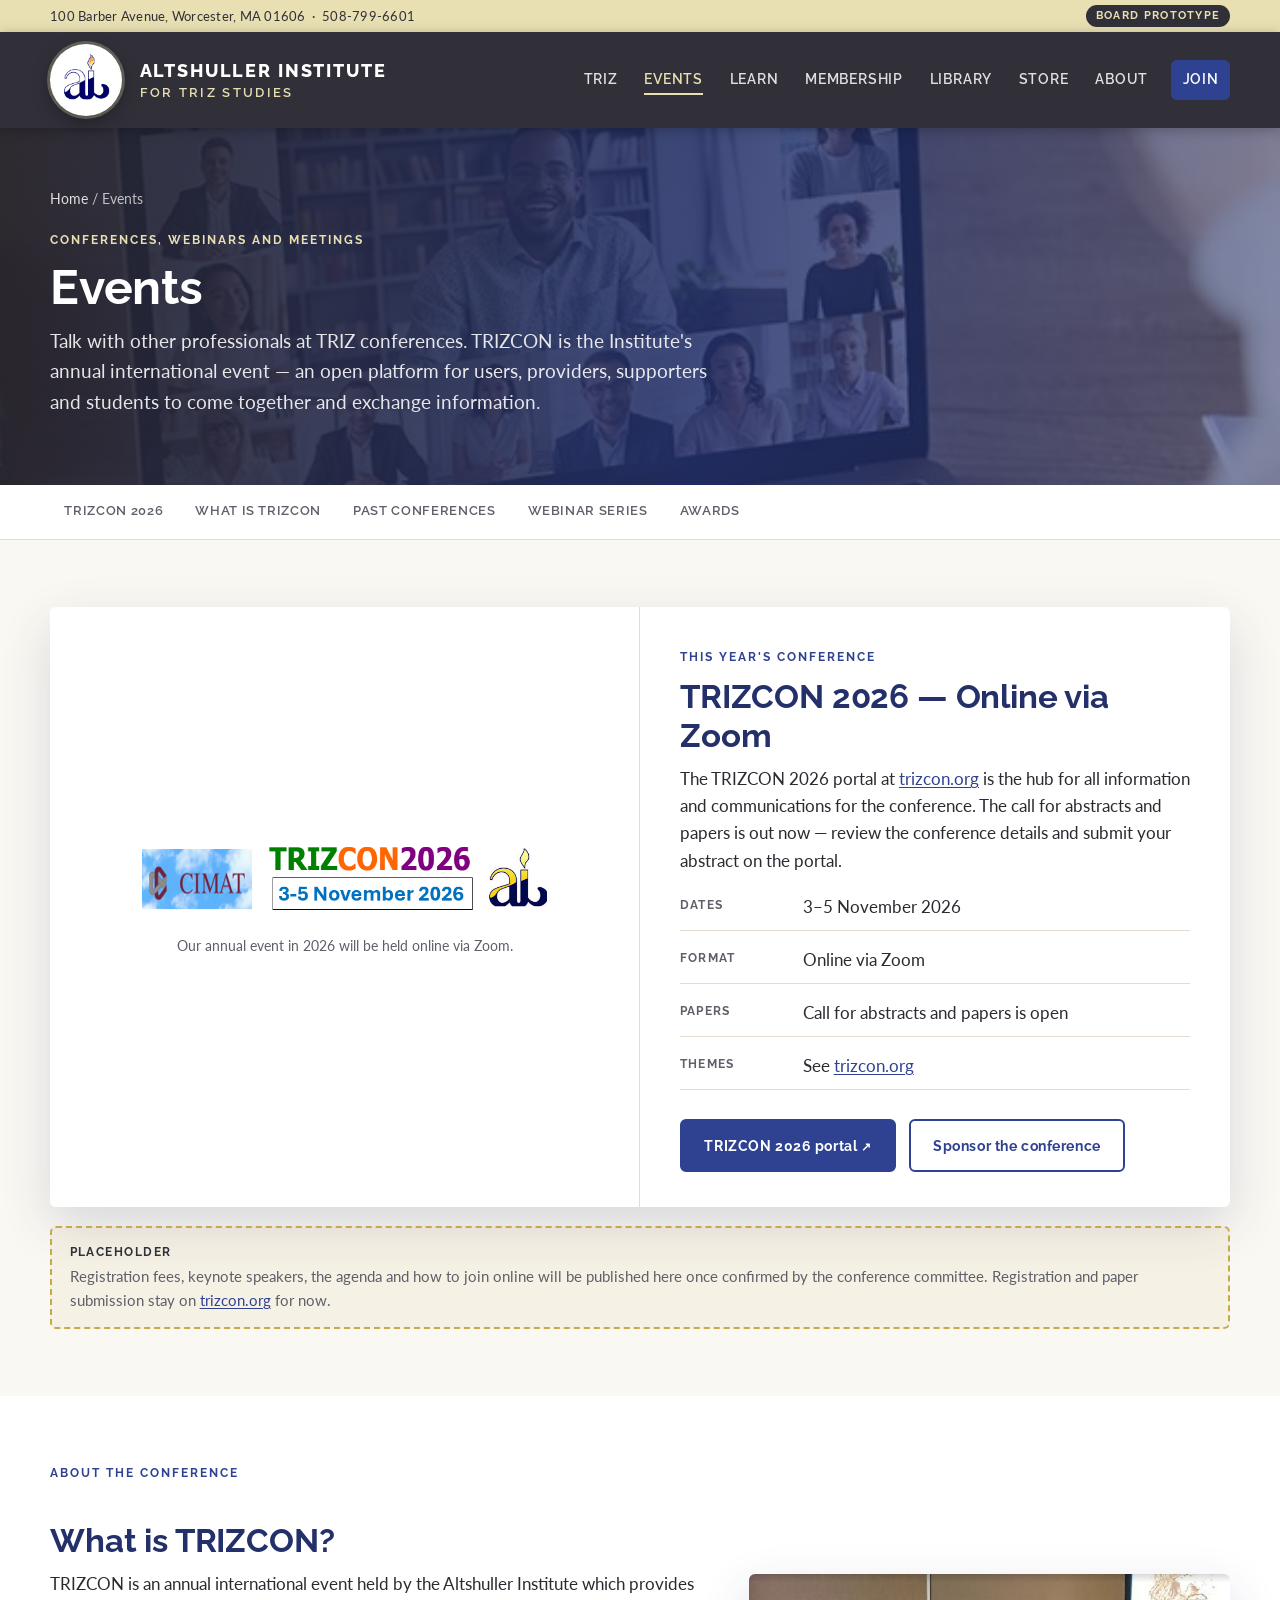
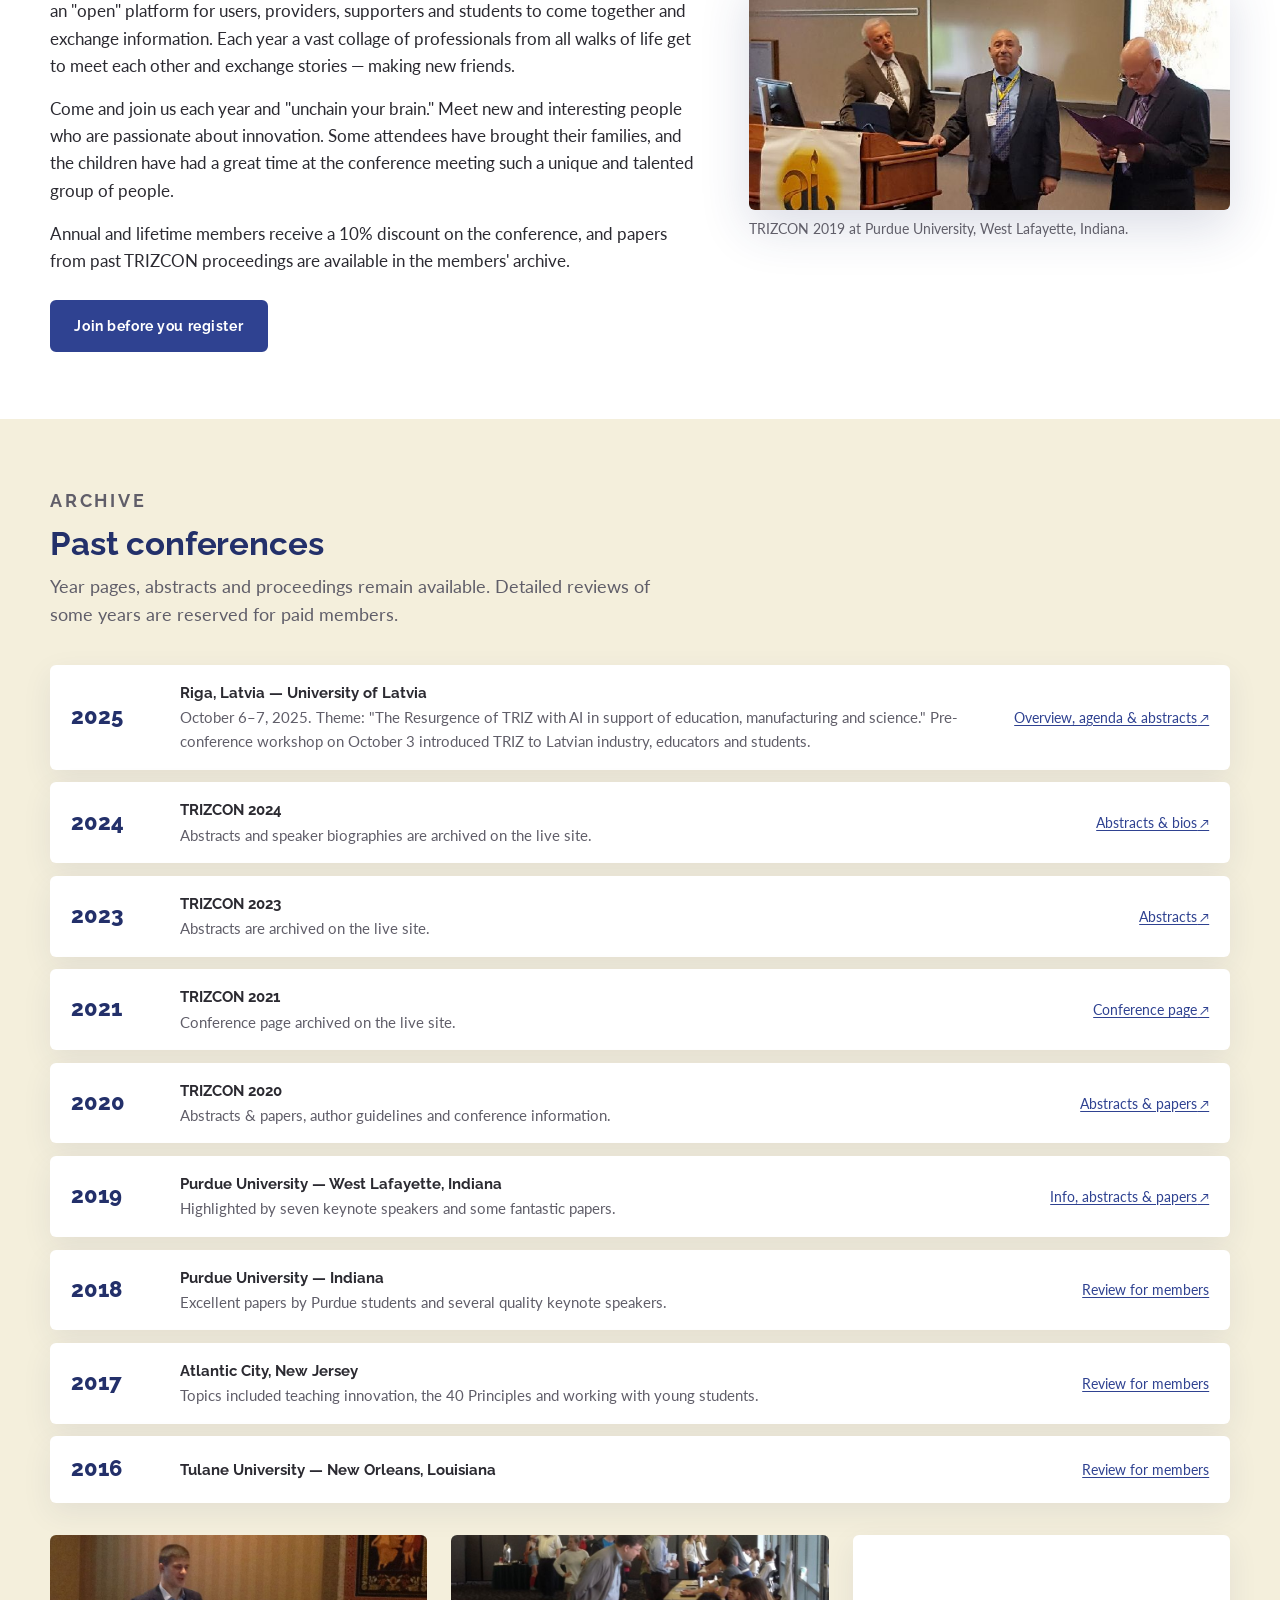
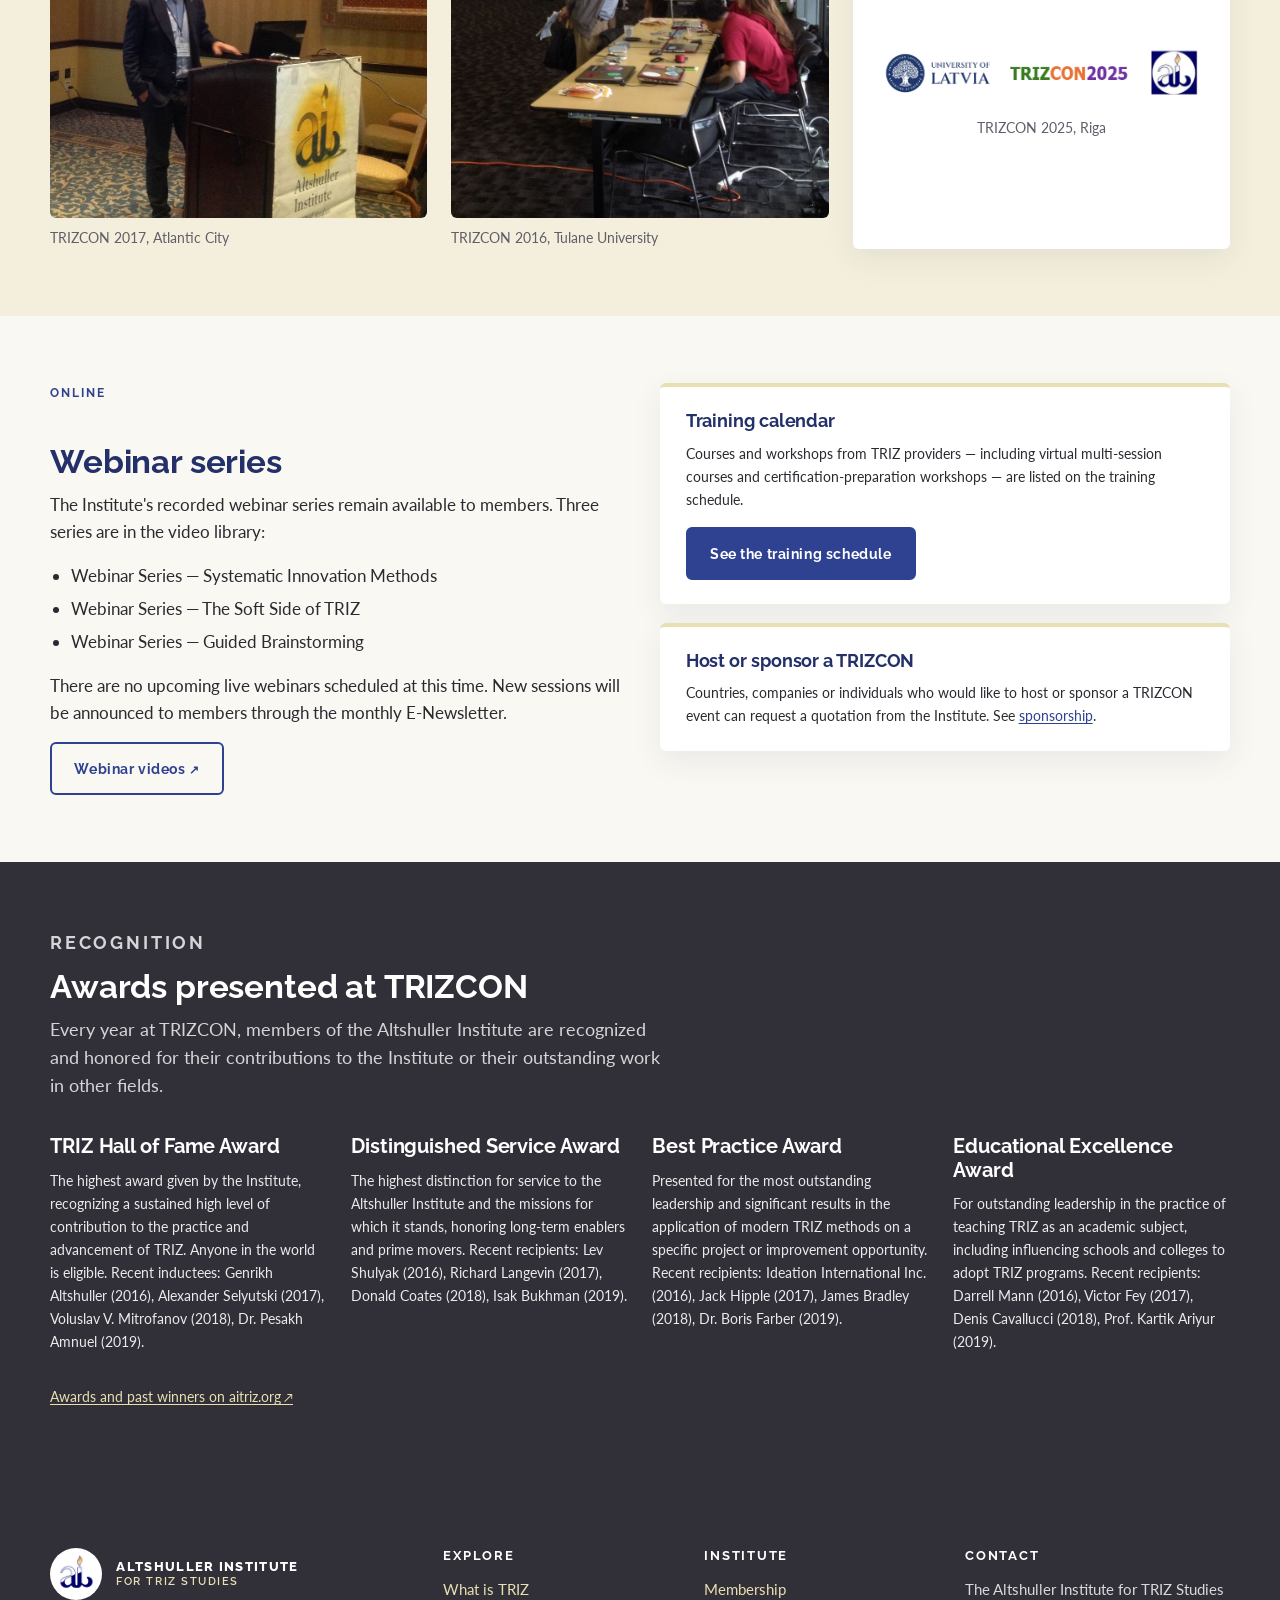
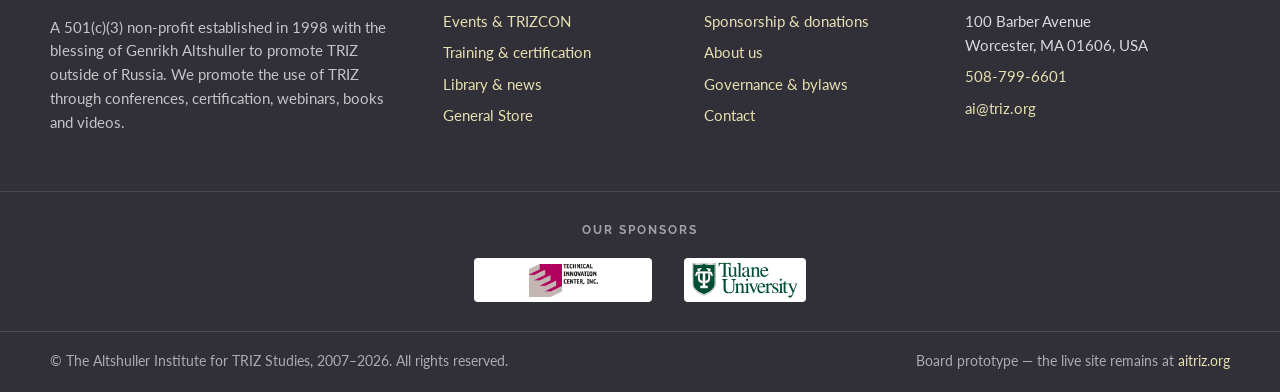
<file: pages/events.html>
<!DOCTYPE html>
<html lang="en">
<head>
  <meta charset="utf-8">
  <meta name="viewport" content="width=device-width, initial-scale=1">
  <link rel="canonical" href="https://aitriz.org/pages/events.html">
  <title>Events & TRIZCON — The Altshuller Institute for TRIZ Studies</title>
  <meta name="description" content="TRIZCON 2026 online via Zoom, 3–5 November 2026, the TRIZCON archive back to 2016, the webinar series and other TRIZ events from the Altshuller Institute.">
  <link rel="icon" href="../assets/brand/favicon.ico">
  <link rel="preconnect" href="https://fonts.googleapis.com">
  <link rel="preconnect" href="https://fonts.gstatic.com" crossorigin>
  <link rel="stylesheet" href="https://fonts.googleapis.com/css2?family=Raleway:wght@600;700;800&family=Lato:ital,wght@0,400;0,700;1,400&display=swap">
  <link rel="stylesheet" href="../css/site.css">
</head>
<body>
  <div class="utility">
    <div class="wrap">
      <span class="utility-contact">100 Barber Avenue, Worcester, MA 01606 &nbsp;·&nbsp; <a href="tel:+15087996601">508-799-6601</a></span>
      <span class="proto">Board prototype</span>
    </div>
  </div>

  <header class="site-header">
    <div class="wrap">
      <a class="brand" href="../index.html">
        <img src="../assets/brand/ai-logo.png" alt="Altshuller Institute" width="72" height="72">
        <span class="brand-text">Altshuller Institute<small>for TRIZ Studies</small></span>
      </a>
      <input type="checkbox" id="nav-toggle" class="nav-toggle" aria-hidden="true">
      <label for="nav-toggle" class="nav-toggle-label" aria-label="Toggle navigation"><span></span></label>
      <nav class="nav" aria-label="Primary">
        <a href="triz.html">TRIZ</a>
        <a href="events.html" aria-current="page">Events</a>
        <a href="learn.html">Learn</a>
        <a href="membership.html">Membership</a>
        <a href="library.html">Library</a>
        <a href="store.html">Store</a>
        <a href="about.html">About</a>
        <a class="nav-cta" href="membership.html#join">Join</a>
      </nav>
    </div>
  </header>

  <section class="page-hero" style="background-image:url('../assets/banners/conference.jpg')">
    <div class="wrap">
      <p class="crumbs"><a href="../index.html">Home</a> / Events</p>
      <p class="kicker">Conferences, webinars and meetings</p>
      <h1>Events</h1>
      <p class="lede">Talk with other professionals at TRIZ conferences. TRIZCON is the Institute's annual international event — an open platform for users, providers, supporters and students to come together and exchange information.</p>
    </div>
  </section>
  <nav class="subnav" aria-label="On this page">
    <div class="wrap">
      <a href="#trizcon2026">TRIZCON 2026</a>
      <a href="#what-is-trizcon">What is TRIZCON</a>
      <a href="#archive">Past conferences</a>
      <a href="#webinars">Webinar series</a>
      <a href="#awards">Awards</a>
    </div>
  </nav>

  <main>
    <section class="section" id="trizcon2026">
      <div class="wrap">
        <div class="event-feature">
          <div class="event-media">
            <img src="../assets/events/trizcon2026-banner.png" alt="TRIZCON 2026, 3–5 November 2026, the Altshuller Institute's annual conference, online via Zoom">
            <p class="small muted">Our annual event in 2026 will be held online via Zoom.</p>
          </div>
          <div class="event-body">
            <p class="kicker">This year's conference</p>
            <h2>TRIZCON 2026 — Online via Zoom</h2>
            <p>The TRIZCON 2026 portal at <a href="https://trizcon.org/" target="_blank" rel="noopener">trizcon.org</a> is the hub for all information and communications for the conference. The call for abstracts and papers is out now — review the conference details and submit your abstract on the portal.</p>
            <ul class="facts">
              <li><span>Dates</span><span>3–5 November 2026</span></li>
              <li><span>Format</span><span>Online via Zoom</span></li>
              <li><span>Papers</span><span>Call for abstracts and papers is open</span></li>
              <li><span>Themes</span><span>See <a href="https://trizcon.org/" target="_blank" rel="noopener">trizcon.org</a></span></li>
            </ul>
            <div class="actions" style="margin-top:0">
              <a class="btn btn-primary ext" href="https://trizcon.org/" target="_blank" rel="noopener">TRIZCON 2026 portal</a>
              <a class="btn btn-ghost" href="membership.html#support">Sponsor the conference</a>
            </div>
          </div>
        </div>
        <div class="placeholder" style="margin-top:1.2rem">
          <strong>Placeholder</strong>
          Registration fees, keynote speakers, the agenda and how to join online will be published here once confirmed by the conference committee. Registration and paper submission stay on <a href="https://trizcon.org/" target="_blank" rel="noopener">trizcon.org</a> for now.
        </div>
      </div>
    </section>

    <section class="section section-white" id="what-is-trizcon">
      <div class="wrap split">
        <div class="prose">
          <p class="kicker">About the conference</p>
          <h2>What is TRIZCON?</h2>
          <p>TRIZCON is an annual international event held by the Altshuller Institute which provides an "open" platform for users, providers, supporters and students to come together and exchange information. Each year a vast collage of professionals from all walks of life get to meet each other and exchange stories — making new friends.</p>
          <p>Come and join us each year and "unchain your brain." Meet new and interesting people who are passionate about innovation. Some attendees have brought their families, and the children have had a great time at the conference meeting such a unique and talented group of people.</p>
          <p>Annual and lifetime members receive a 10% discount on the conference, and papers from past TRIZCON proceedings are available in the members' archive.</p>
          <div class="actions">
            <a class="btn btn-primary" href="membership.html#join">Join before you register</a>
          </div>
        </div>
        <figure>
          <img src="../assets/events/trizcon2019.jpg" alt="Presenters at the podium during TRIZCON 2019 at Purdue University">
          <figcaption>TRIZCON 2019 at Purdue University, West Lafayette, Indiana.</figcaption>
        </figure>
      </div>
    </section>

    <section class="section section-alt" id="archive">
      <div class="wrap">
        <div class="section-head">
          <p class="kicker">Archive</p>
          <h2>Past conferences</h2>
          <p>Year pages, abstracts and proceedings remain available. Detailed reviews of some years are reserved for paid members.</p>
        </div>
        <ul class="archive">
          <li>
            <span class="year">2025</span>
            <span class="where"><strong>Riga, Latvia — University of Latvia</strong>October 6–7, 2025. Theme: "The Resurgence of TRIZ with AI in support of education, manufacturing and science." Pre-conference workshop on October 3 introduced TRIZ to Latvian industry, educators and students.</span>
            <a class="small ext" href="https://www.aitriz.org/trizcon2025" target="_blank" rel="noopener">Overview, agenda & abstracts</a>
          </li>
          <li>
            <span class="year">2024</span>
            <span class="where"><strong>TRIZCON 2024</strong>Abstracts and speaker biographies are archived on the live site.</span>
            <a class="small ext" href="https://www.aitriz.org/trizcon2024-2" target="_blank" rel="noopener">Abstracts & bios</a>
          </li>
          <li>
            <span class="year">2023</span>
            <span class="where"><strong>TRIZCON 2023</strong>Abstracts are archived on the live site.</span>
            <a class="small ext" href="https://www.aitriz.org/trizcon2023-1" target="_blank" rel="noopener">Abstracts</a>
          </li>
          <li>
            <span class="year">2021</span>
            <span class="where"><strong>TRIZCON 2021</strong>Conference page archived on the live site.</span>
            <a class="small ext" href="https://www.aitriz.org/trizcon2021" target="_blank" rel="noopener">Conference page</a>
          </li>
          <li>
            <span class="year">2020</span>
            <span class="where"><strong>TRIZCON 2020</strong>Abstracts & papers, author guidelines and conference information.</span>
            <a class="small ext" href="https://www.aitriz.org/trizcon2020" target="_blank" rel="noopener">Abstracts & papers</a>
          </li>
          <li>
            <span class="year">2019</span>
            <span class="where"><strong>Purdue University — West Lafayette, Indiana</strong>Highlighted by seven keynote speakers and some fantastic papers.</span>
            <a class="small ext" href="https://www.aitriz.org/trizcon2019" target="_blank" rel="noopener">Info, abstracts & papers</a>
          </li>
          <li>
            <span class="year">2018</span>
            <span class="where"><strong>Purdue University — Indiana</strong>Excellent papers by Purdue students and several quality keynote speakers.</span>
            <a class="small" href="membership.html">Review for members</a>
          </li>
          <li>
            <span class="year">2017</span>
            <span class="where"><strong>Atlantic City, New Jersey</strong>Topics included teaching innovation, the 40 Principles and working with young students.</span>
            <a class="small" href="membership.html">Review for members</a>
          </li>
          <li>
            <span class="year">2016</span>
            <span class="where"><strong>Tulane University — New Orleans, Louisiana</strong></span>
            <a class="small" href="membership.html">Review for members</a>
          </li>
        </ul>
        <div class="grid grid-3" style="margin-top:2rem">
          <figure style="margin:0">
            <img src="../assets/events/trizcon2017.jpg" alt="A speaker at the lectern at TRIZCON 2017 in Atlantic City" style="border-radius:6px;aspect-ratio:4/3;object-fit:cover;width:100%">
            <figcaption class="small muted" style="margin-top:0.5rem">TRIZCON 2017, Atlantic City</figcaption>
          </figure>
          <figure style="margin:0">
            <img src="../assets/events/trizcon2016.jpg" alt="Attendees seated at tables during TRIZCON 2016 at Tulane University" style="border-radius:6px;aspect-ratio:4/3;object-fit:cover;width:100%">
            <figcaption class="small muted" style="margin-top:0.5rem">TRIZCON 2016, Tulane University</figcaption>
          </figure>
          <figure style="margin:0;display:flex;flex-direction:column;justify-content:center;align-items:center;background:#fff;border-radius:6px;padding:1.5rem;box-shadow:var(--shadow)">
            <img src="../assets/events/trizcon2025-banner.png" alt="TRIZCON 2025 with the University of Latvia and the Altshuller Institute">
            <figcaption class="small muted" style="margin-top:0.8rem">TRIZCON 2025, Riga</figcaption>
          </figure>
        </div>
      </div>
    </section>

    <section class="section" id="webinars">
      <div class="wrap two-col">
        <div class="prose">
          <p class="kicker">Online</p>
          <h2>Webinar series</h2>
          <p>The Institute's recorded webinar series remain available to members. Three series are in the video library:</p>
          <ul>
            <li>Webinar Series — Systematic Innovation Methods</li>
            <li>Webinar Series — The Soft Side of TRIZ</li>
            <li>Webinar Series — Guided Brainstorming</li>
          </ul>
          <p>There are no upcoming live webinars scheduled at this time. New sessions will be announced to members through the monthly E-Newsletter.</p>
          <a class="btn btn-ghost ext" href="https://www.aitriz.org/webinar-videos" target="_blank" rel="noopener">Webinar videos</a>
        </div>
        <div>
          <div class="aside-box">
            <h3>Training calendar</h3>
            <p class="small">Courses and workshops from TRIZ providers — including virtual multi-session courses and certification-preparation workshops — are listed on the training schedule.</p>
            <a class="btn btn-primary" href="learn.html#training">See the training schedule</a>
          </div>
          <div class="aside-box" style="margin-top:1.2rem">
            <h3>Host or sponsor a TRIZCON</h3>
            <p class="small" style="margin:0">Countries, companies or individuals who would like to host or sponsor a TRIZCON event can request a quotation from the Institute. See <a href="membership.html#support">sponsorship</a>.</p>
          </div>
        </div>
      </div>
    </section>

    <section class="section section-dark" id="awards">
      <div class="wrap">
        <div class="section-head">
          <p class="kicker">Recognition</p>
          <h2>Awards presented at TRIZCON</h2>
          <p>Every year at TRIZCON, members of the Altshuller Institute are recognized and honored for their contributions to the Institute or their outstanding work in other fields.</p>
        </div>
        <div class="grid grid-4">
          <div>
            <h3>TRIZ Hall of Fame Award</h3>
            <p class="small">The highest award given by the Institute, recognizing a sustained high level of contribution to the practice and advancement of TRIZ. Anyone in the world is eligible. Recent inductees: Genrikh Altshuller (2016), Alexander Selyutski (2017), Voluslav V. Mitrofanov (2018), Dr. Pesakh Amnuel (2019).</p>
          </div>
          <div>
            <h3>Distinguished Service Award</h3>
            <p class="small">The highest distinction for service to the Altshuller Institute and the missions for which it stands, honoring long-term enablers and prime movers. Recent recipients: Lev Shulyak (2016), Richard Langevin (2017), Donald Coates (2018), Isak Bukhman (2019).</p>
          </div>
          <div>
            <h3>Best Practice Award</h3>
            <p class="small">Presented for the most outstanding leadership and significant results in the application of modern TRIZ methods on a specific project or improvement opportunity. Recent recipients: Ideation International Inc. (2016), Jack Hipple (2017), James Bradley (2018), Dr. Boris Farber (2019).</p>
          </div>
          <div>
            <h3>Educational Excellence Award</h3>
            <p class="small">For outstanding leadership in the practice of teaching TRIZ as an academic subject, including influencing schools and colleges to adopt TRIZ programs. Recent recipients: Darrell Mann (2016), Victor Fey (2017), Denis Cavallucci (2018), Prof. Kartik Ariyur (2019).</p>
          </div>
        </div>
        <p class="small" style="margin-top:1rem"><a class="ext" href="https://www.aitriz.org/triz-event-list/awards" target="_blank" rel="noopener">Awards and past winners on aitriz.org</a></p>
      </div>
    </section>
  </main>

  <footer class="site-footer">
    <div class="wrap footer-main">
      <div>
        <div class="footer-brand">
          <img src="../assets/brand/ai-logo.png" alt="Altshuller Institute">
          <span class="brand-text">Altshuller Institute<small>for TRIZ Studies</small></span>
        </div>
        <p>A 501(c)(3) non-profit established in 1998 with the blessing of Genrikh Altshuller to promote TRIZ outside of Russia. We promote the use of TRIZ through conferences, certification, webinars, books and videos.</p>
      </div>
      <div>
        <h4>Explore</h4>
        <ul>
          <li><a href="triz.html">What is TRIZ</a></li>
          <li><a href="events.html">Events & TRIZCON</a></li>
          <li><a href="learn.html">Training & certification</a></li>
          <li><a href="library.html">Library & news</a></li>
          <li><a href="store.html">General Store</a></li>
        </ul>
      </div>
      <div>
        <h4>Institute</h4>
        <ul>
          <li><a href="membership.html">Membership</a></li>
          <li><a href="membership.html#support">Sponsorship & donations</a></li>
          <li><a href="about.html">About us</a></li>
          <li><a href="about.html#governance">Governance & bylaws</a></li>
          <li><a href="about.html#contact">Contact</a></li>
        </ul>
      </div>
      <div>
        <h4>Contact</h4>
        <ul>
          <li>The Altshuller Institute for TRIZ Studies</li>
          <li>100 Barber Avenue<br>Worcester, MA 01606, USA</li>
          <li><a href="tel:+15087996601">508-799-6601</a></li>
          <li><a href="mailto:ai@triz.org">ai@triz.org</a></li>
        </ul>
      </div>
    </div>
    <div class="footer-sponsors">
      <div class="wrap">
        <p class="kicker">Our sponsors</p>
        <div class="sponsors">
          <img src="../assets/sponsors/tic.png" alt="Technical Innovation Center, Inc.">
          <img src="../assets/sponsors/tulane.svg" alt="Tulane University">
        </div>
      </div>
    </div>
    <div class="footer-bottom">
      <div class="wrap">
        <span>© The Altshuller Institute for TRIZ Studies, 2007–2026. All rights reserved.</span>
        <span>Board prototype — the live site remains at <a href="https://www.aitriz.org" target="_blank" rel="noopener">aitriz.org</a></span>
      </div>
    </div>
  </footer>
</body>
</html>
</file>
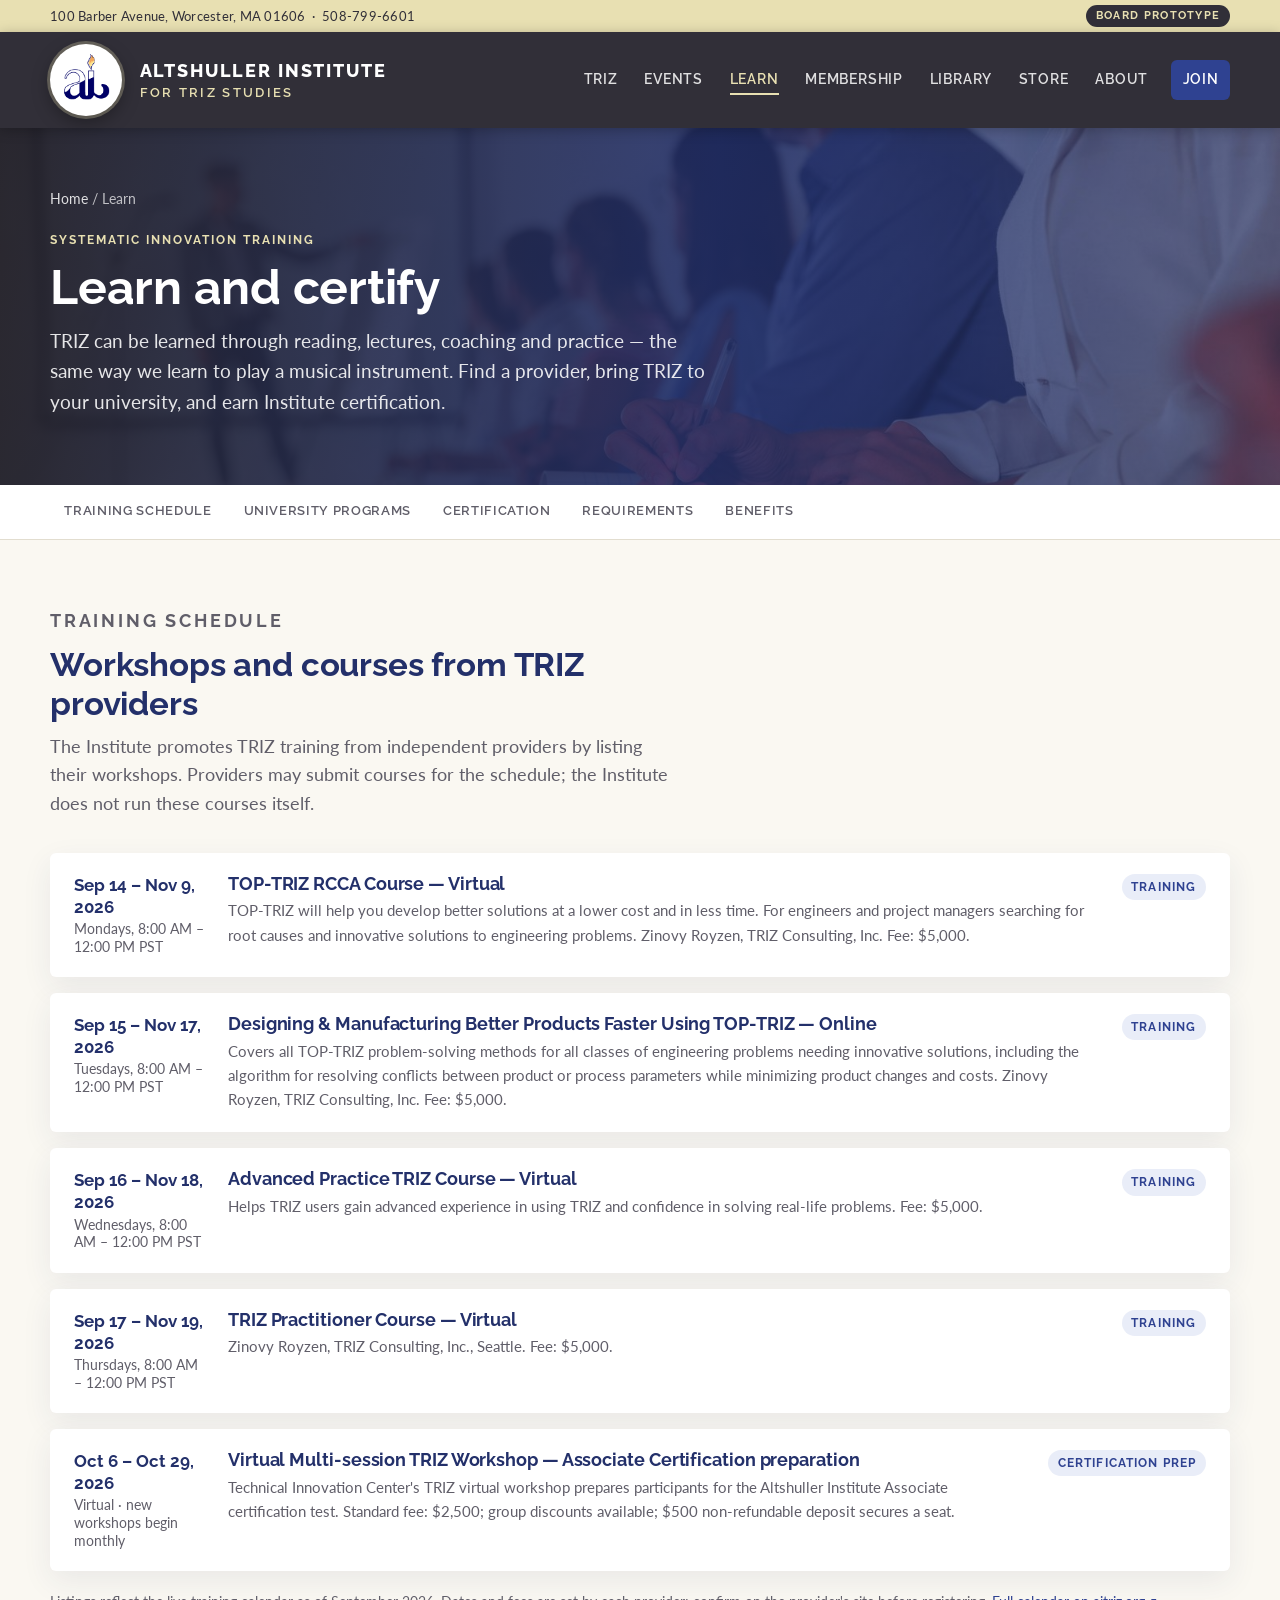
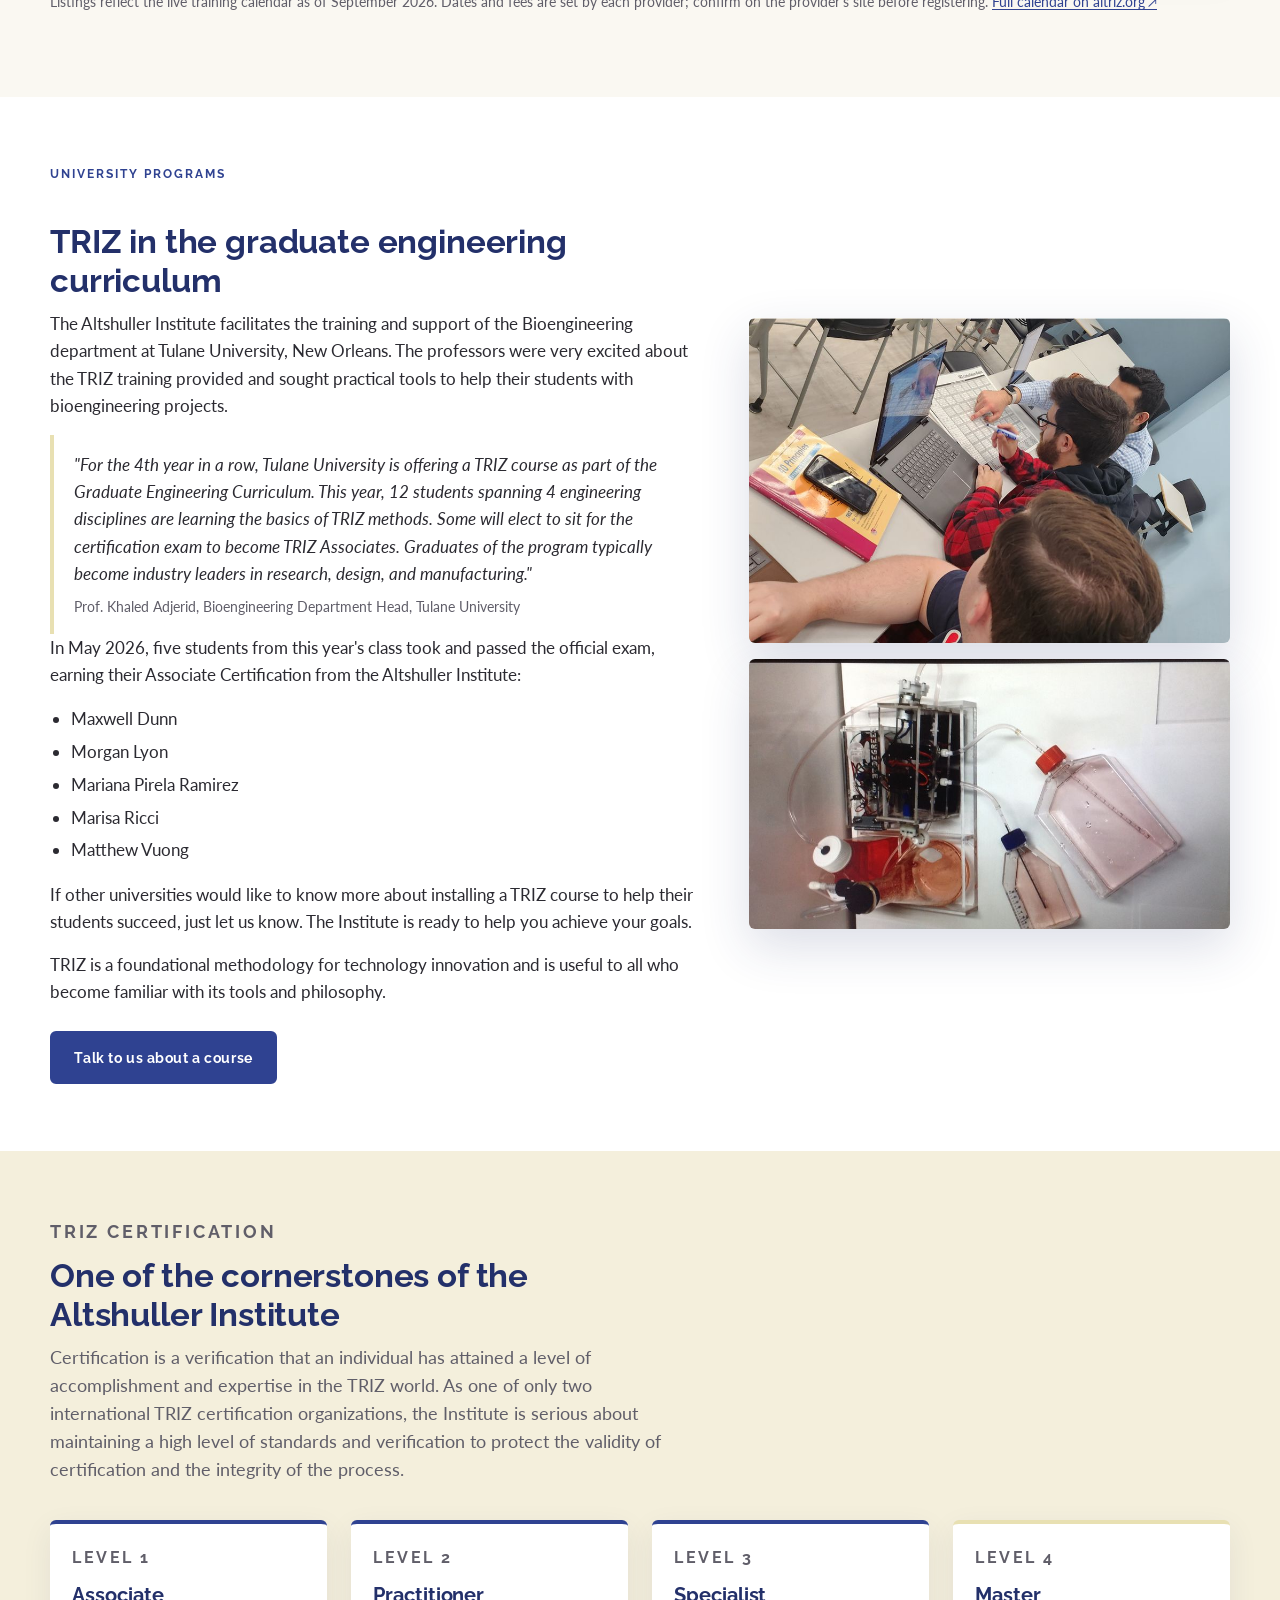
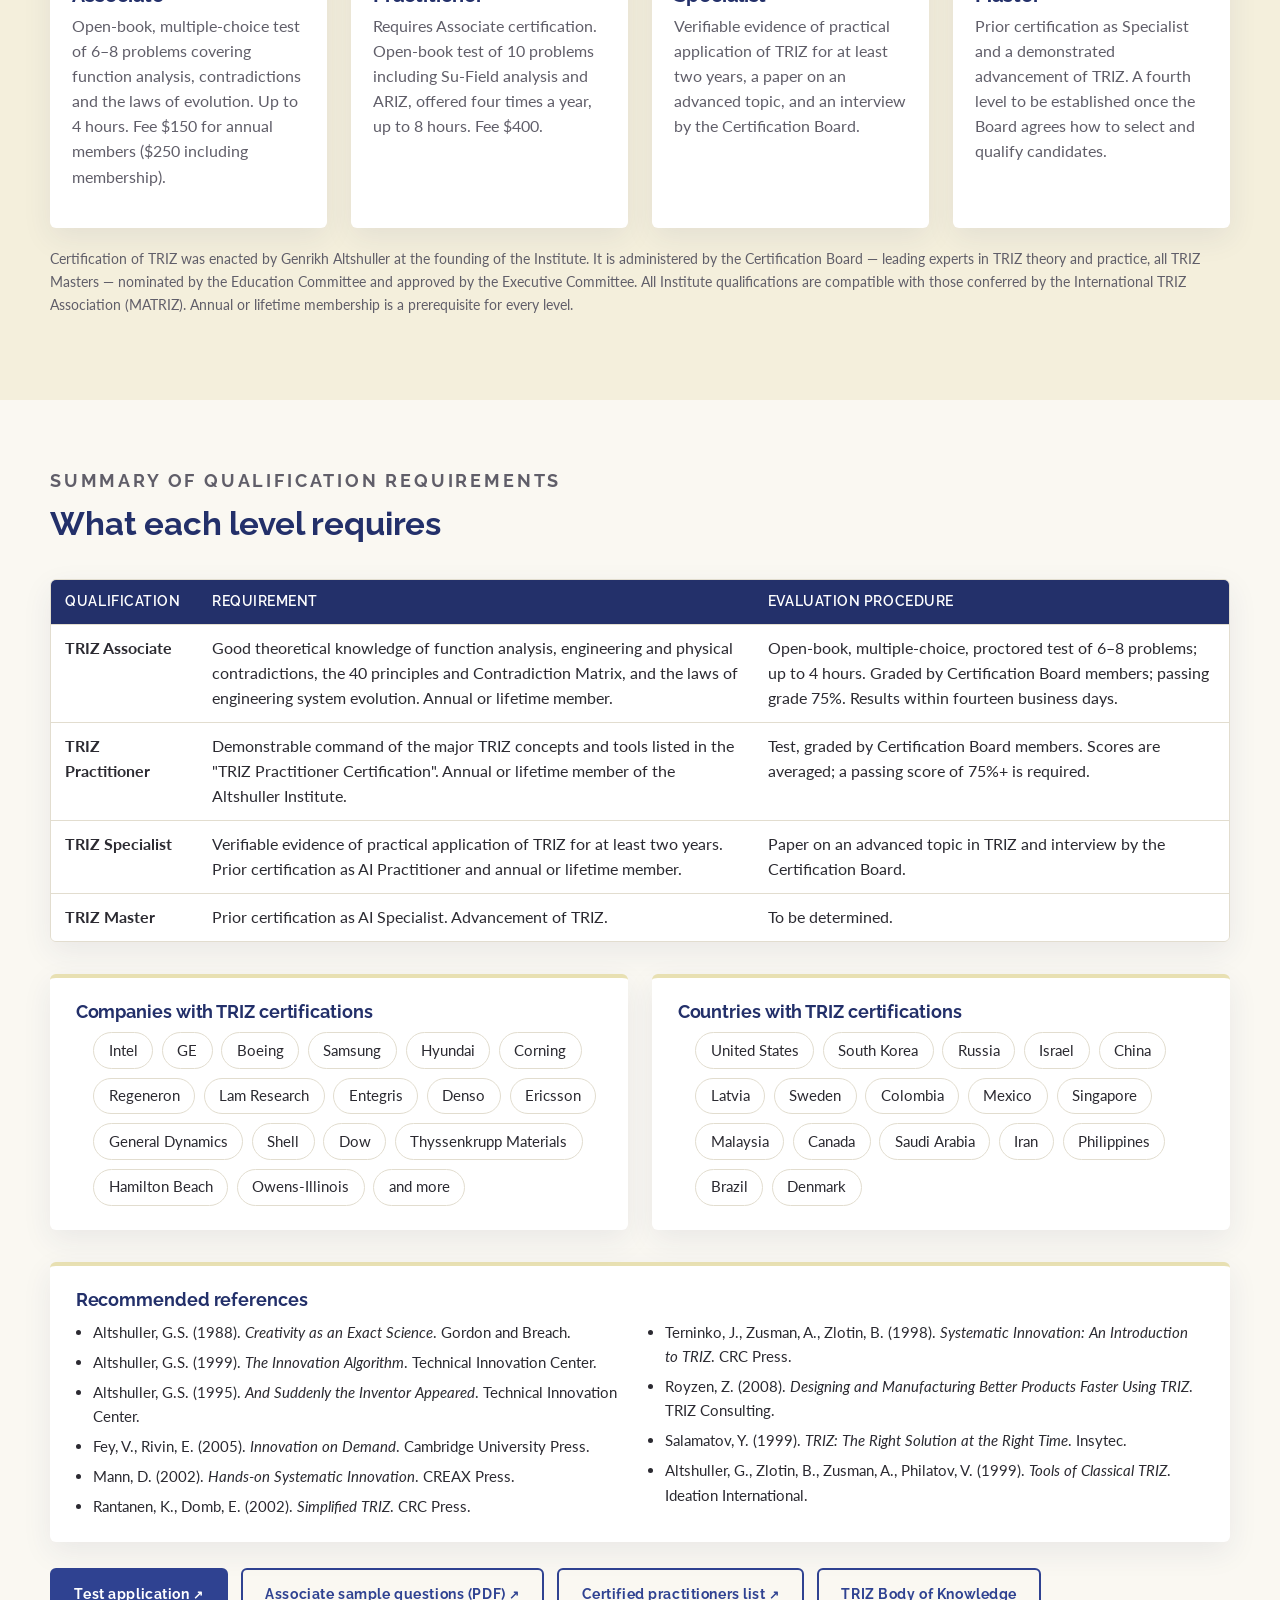
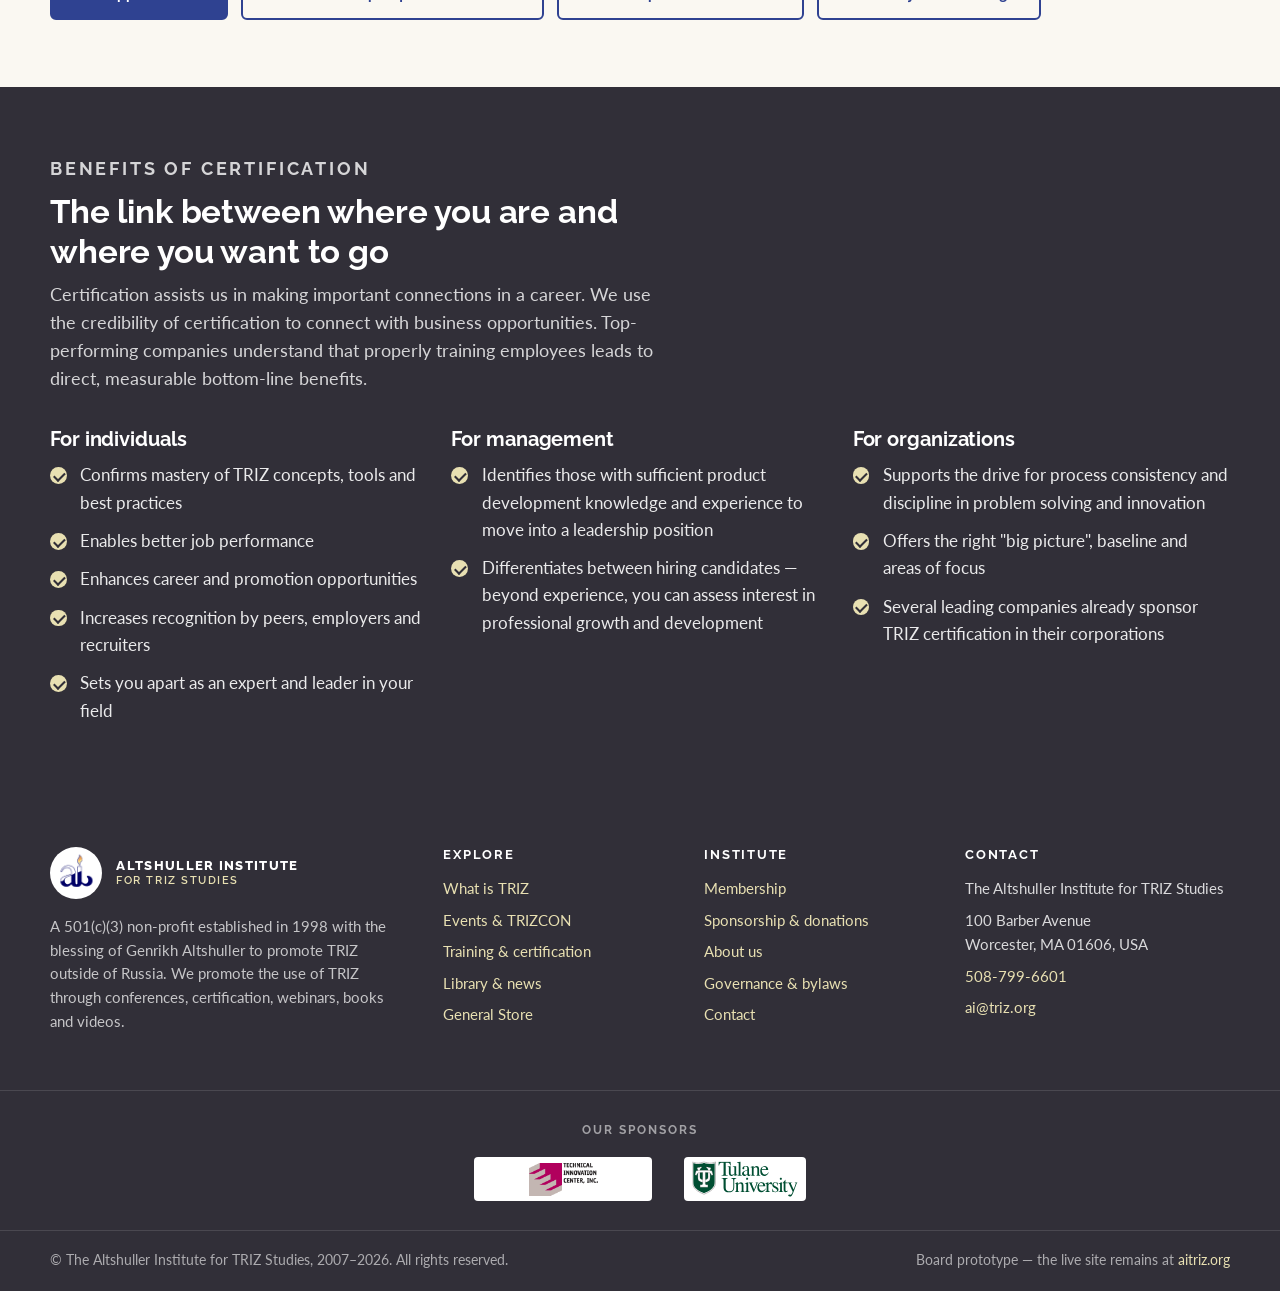
<file: pages/learn.html>
<!DOCTYPE html>
<html lang="en">
<head>
  <meta charset="utf-8">
  <meta name="viewport" content="width=device-width, initial-scale=1">
  <link rel="canonical" href="https://aitriz.org/pages/learn.html">
  <title>Learn &amp; Certify — The Altshuller Institute for TRIZ Studies</title>
  <meta name="description" content="TRIZ training from providers, university programs supported by the Institute, and Altshuller Institute certification: Associate, Practitioner, Specialist and Master.">
  <link rel="icon" href="../assets/brand/favicon.ico">
  <link rel="preconnect" href="https://fonts.googleapis.com">
  <link rel="preconnect" href="https://fonts.gstatic.com" crossorigin>
  <link rel="stylesheet" href="https://fonts.googleapis.com/css2?family=Raleway:wght@600;700;800&family=Lato:ital,wght@0,400;0,700;1,400&display=swap">
  <link rel="stylesheet" href="../css/site.css">
</head>
<body>
  <div class="utility">
    <div class="wrap">
      <span class="utility-contact">100 Barber Avenue, Worcester, MA 01606 &nbsp;·&nbsp; <a href="tel:+15087996601">508-799-6601</a></span>
      <span class="proto">Board prototype</span>
    </div>
  </div>

  <header class="site-header">
    <div class="wrap">
      <a class="brand" href="../index.html">
        <img src="../assets/brand/ai-logo.png" alt="" width="72" height="72">
        <span class="brand-text">Altshuller Institute<small>for TRIZ Studies</small></span>
      </a>
      <input type="checkbox" id="nav-toggle" class="nav-toggle">
      <label for="nav-toggle" class="nav-toggle-label" aria-label="Toggle navigation"><span></span></label>
      <nav class="nav" aria-label="Primary">
        <a href="triz.html">TRIZ</a>
        <a href="events.html">Events</a>
        <a href="learn.html" aria-current="page">Learn</a>
        <a href="membership.html">Membership</a>
        <a href="library.html">Library</a>
        <a href="store.html">Store</a>
        <a href="about.html">About</a>
        <a class="nav-cta" href="membership.html#join">Join</a>
      </nav>
    </div>
  </header>

  <section class="page-hero" style="background-image:url('../assets/banners/training.jpg')">
    <div class="wrap">
      <p class="crumbs"><a href="../index.html">Home</a> / Learn</p>
      <p class="kicker">Systematic innovation training</p>
      <h1>Learn and certify</h1>
      <p class="lede">TRIZ can be learned through reading, lectures, coaching and practice — the same way we learn to play a musical instrument. Find a provider, bring TRIZ to your university, and earn Institute certification.</p>
    </div>
  </section>
  <nav class="subnav" aria-label="On this page">
    <div class="wrap">
      <a href="#training">Training schedule</a>
      <a href="#universities">University programs</a>
      <a href="#certification">Certification</a>
      <a href="#requirements">Requirements</a>
      <a href="#benefits">Benefits</a>
    </div>
  </nav>

  <main>
    <section class="section" id="training">
      <div class="wrap">
        <div class="section-head">
          <p class="kicker">Training schedule</p>
          <h2>Workshops and courses from TRIZ providers</h2>
          <p>The Institute promotes TRIZ training from independent providers by listing their workshops. Providers may submit courses for the schedule; the Institute does not run these courses itself.</p>
        </div>
        <div class="listing">
          <div class="listing-item">
            <div class="when">Sep 14 – Nov 9, 2026<small>Mondays, 8:00 AM – 12:00 PM PST</small></div>
            <div>
              <h3>TOP-TRIZ RCCA Course — Virtual</h3>
              <p>TOP-TRIZ will help you develop better solutions at a lower cost and in less time. For engineers and project managers searching for root causes and innovative solutions to engineering problems. Zinovy Royzen, TRIZ Consulting, Inc. Fee: $5,000.</p>
            </div>
            <span class="tag">Training</span>
          </div>
          <div class="listing-item">
            <div class="when">Sep 15 – Nov 17, 2026<small>Tuesdays, 8:00 AM – 12:00 PM PST</small></div>
            <div>
              <h3>Designing &amp; Manufacturing Better Products Faster Using TOP-TRIZ — Online</h3>
              <p>Covers all TOP-TRIZ problem-solving methods for all classes of engineering problems needing innovative solutions, including the algorithm for resolving conflicts between product or process parameters while minimizing product changes and costs. Zinovy Royzen, TRIZ Consulting, Inc. Fee: $5,000.</p>
            </div>
            <span class="tag">Training</span>
          </div>
          <div class="listing-item">
            <div class="when">Sep 16 – Nov 18, 2026<small>Wednesdays, 8:00 AM – 12:00 PM PST</small></div>
            <div>
              <h3>Advanced Practice TRIZ Course — Virtual</h3>
              <p>Helps TRIZ users gain advanced experience in using TRIZ and confidence in solving real-life problems. Fee: $5,000.</p>
            </div>
            <span class="tag">Training</span>
          </div>
          <div class="listing-item">
            <div class="when">Sep 17 – Nov 19, 2026<small>Thursdays, 8:00 AM – 12:00 PM PST</small></div>
            <div>
              <h3>TRIZ Practitioner Course — Virtual</h3>
              <p>Zinovy Royzen, TRIZ Consulting, Inc., Seattle. Fee: $5,000.</p>
            </div>
            <span class="tag">Training</span>
          </div>
          <div class="listing-item">
            <div class="when">Oct 6 – Oct 29, 2026<small>Virtual · new workshops begin monthly</small></div>
            <div>
              <h3>Virtual Multi-session TRIZ Workshop — Associate Certification preparation</h3>
              <p>Technical Innovation Center's TRIZ virtual workshop prepares participants for the Altshuller Institute Associate certification test. Standard fee: $2,500; group discounts available; $500 non-refundable deposit secures a seat.</p>
            </div>
            <span class="tag">Certification prep</span>
          </div>
        </div>
        <p class="small muted" style="margin-top:1.2rem">Listings reflect the live training calendar as of September 2026. Dates and fees are set by each provider; confirm on the provider's site before registering. <a class="ext" href="https://www.aitriz.org/triz-training" target="_blank" rel="noopener">Full calendar on aitriz.org</a></p>
      </div>
    </section>

    <section class="section section-white" id="universities">
      <div class="wrap split">
        <div class="prose">
          <p class="kicker">University programs</p>
          <h2>TRIZ in the graduate engineering curriculum</h2>
          <p>The Altshuller Institute facilitates the training and support of the Bioengineering department at Tulane University, New Orleans. The professors were very excited about the TRIZ training provided and sought practical tools to help their students with bioengineering projects.</p>
          <blockquote>"For the 4th year in a row, Tulane University is offering a TRIZ course as part of the Graduate Engineering Curriculum. This year, 12 students spanning 4 engineering disciplines are learning the basics of TRIZ methods. Some will elect to sit for the certification exam to become TRIZ Associates. Graduates of the program typically become industry leaders in research, design, and manufacturing."<cite>Prof. Khaled Adjerid, Bioengineering Department Head, Tulane University</cite></blockquote>
          <p>In May 2026, five students from this year's class took and passed the official exam, earning their Associate Certification from the Altshuller Institute:</p>
          <ul>
            <li>Maxwell Dunn</li>
            <li>Morgan Lyon</li>
            <li>Mariana Pirela Ramirez</li>
            <li>Marisa Ricci</li>
            <li>Matthew Vuong</li>
          </ul>
          <p>If other universities would like to know more about installing a TRIZ course to help their students succeed, just let us know. The Institute is ready to help you achieve your goals. </p>
          <p>TRIZ is a foundational methodology for technology innovation and is useful to all who become familiar with its tools and philosophy.</p>
          <div class="actions">
            <a class="btn btn-primary" href="about.html#contact">Talk to us about a course</a>
          </div>
        </div>
        <div class="grid" style="gap:1rem">
          <img src="../assets/learn/tulane-teaching.jpg" alt="Tulane students using the TRIZ contradiction matrix" style="border-radius:6px;box-shadow:var(--shadow-lg)">
          <img src="../assets/learn/tulane-project.jpg" alt="A student bioengineering prototype from the Tulane TRIZ course" style="border-radius:6px;box-shadow:var(--shadow-lg);aspect-ratio:16/9;object-fit:cover">
        </div>
      </div>
    </section>

    <section class="section section-alt" id="certification">
      <div class="wrap">
        <div class="section-head">
          <p class="kicker">TRIZ Certification</p>
          <h2>One of the cornerstones of the Altshuller Institute</h2>
          <p>Certification is a verification that an individual has attained a level of accomplishment and expertise in the TRIZ world. As one of only two international TRIZ certification organizations, the Institute is serious about maintaining a high level of standards and verification to protect the validity of certification and the integrity of the process.</p>
        </div>
        <div class="grid grid-4">
          <div class="card card-plain">
            <div class="card-body">
              <p class="kicker">Level 1</p>
              <h3>Associate</h3>
              <p>Open-book, multiple-choice test of 6–8 problems covering function analysis, contradictions and the laws of evolution. Up to 4 hours. Fee $150 for annual members ($250 including membership).</p>
            </div>
          </div>
          <div class="card card-plain">
            <div class="card-body">
              <p class="kicker">Level 2</p>
              <h3>Practitioner</h3>
              <p>Requires Associate certification. Open-book test of 10 problems including Su-Field analysis and ARIZ, offered four times a year, up to 8 hours. Fee $400.</p>
            </div>
          </div>
          <div class="card card-plain">
            <div class="card-body">
              <p class="kicker">Level 3</p>
              <h3>Specialist</h3>
              <p>Verifiable evidence of practical application of TRIZ for at least two years, a paper on an advanced topic, and an interview by the Certification Board.</p>
            </div>
          </div>
          <div class="card">
            <div class="card-body">
              <p class="kicker">Level 4</p>
              <h3>Master</h3>
              <p>Prior certification as Specialist and a demonstrated advancement of TRIZ. A fourth level to be established once the Board agrees how to select and qualify candidates.</p>
            </div>
          </div>
        </div>
        <p class="small muted" style="margin-top:1.2rem">Certification of TRIZ was enacted by Genrikh Altshuller at the founding of the Institute. It is administered by the Certification Board — leading experts in TRIZ theory and practice, all TRIZ Masters — nominated by the Education Committee and approved by the Executive Committee. All Institute qualifications are compatible with those conferred by the International TRIZ Association (MATRIZ). Annual or lifetime membership is a prerequisite for every level.</p>
      </div>
    </section>

    <section class="section" id="requirements">
      <div class="wrap">
        <div class="section-head">
          <p class="kicker">Summary of qualification requirements</p>
          <h2>What each level requires</h2>
        </div>
        <div class="table-wrap">
          <table>
            <thead>
              <tr><th>Qualification</th><th>Requirement</th><th>Evaluation procedure</th></tr>
            </thead>
            <tbody>
              <tr>
                <td><strong>TRIZ Associate</strong></td>
                <td>Good theoretical knowledge of function analysis, engineering and physical contradictions, the 40 principles and Contradiction Matrix, and the laws of engineering system evolution. Annual or lifetime member.</td>
                <td>Open-book, multiple-choice, proctored test of 6–8 problems; up to 4 hours. Graded by Certification Board members; passing grade 75%. Results within fourteen business days.</td>
              </tr>
              <tr>
                <td><strong>TRIZ Practitioner</strong></td>
                <td>Demonstrable command of the major TRIZ concepts and tools listed in the "TRIZ Practitioner Certification". Annual or lifetime member of the Altshuller Institute.</td>
                <td>Test, graded by Certification Board members. Scores are averaged; a passing score of 75%+ is required.</td>
              </tr>
              <tr>
                <td><strong>TRIZ Specialist</strong></td>
                <td>Verifiable evidence of practical application of TRIZ for at least two years. Prior certification as AI Practitioner and annual or lifetime member.</td>
                <td>Paper on an advanced topic in TRIZ and interview by the Certification Board.</td>
              </tr>
              <tr>
                <td><strong>TRIZ Master</strong></td>
                <td>Prior certification as AI Specialist. Advancement of TRIZ.</td>
                <td>To be determined.</td>
              </tr>
            </tbody>
          </table>
        </div>
        <div class="grid grid-2" style="margin-top:2rem">
          <div class="aside-box">
            <h3>Companies with TRIZ certifications</h3>
            <ul class="chips" style="margin-top:0.6rem">
              <li>Intel</li><li>GE</li><li>Boeing</li><li>Samsung</li><li>Hyundai</li><li>Corning</li><li>Regeneron</li><li>Lam Research</li><li>Entegris</li><li>Denso</li><li>Ericsson</li><li>General Dynamics</li><li>Shell</li><li>Dow</li><li>Thyssenkrupp Materials</li><li>Hamilton Beach</li><li>Owens-Illinois</li><li>and more</li>
            </ul>
          </div>
          <div class="aside-box">
            <h3>Countries with TRIZ certifications</h3>
            <ul class="chips" style="margin-top:0.6rem">
              <li>United States</li><li>South Korea</li><li>Russia</li><li>Israel</li><li>China</li><li>Latvia</li><li>Sweden</li><li>Colombia</li><li>Mexico</li><li>Singapore</li><li>Malaysia</li><li>Canada</li><li>Saudi Arabia</li><li>Iran</li><li>Philippines</li><li>Brazil</li><li>Denmark</li>
            </ul>
          </div>
        </div>
        <div class="aside-box" style="margin-top:2rem">
          <h3>Recommended references</h3>
          <ul class="small" style="columns:2;column-gap:2rem">
            <li>Altshuller, G.S. (1988). <em>Creativity as an Exact Science</em>. Gordon and Breach.</li>
            <li>Altshuller, G.S. (1999). <em>The Innovation Algorithm</em>. Technical Innovation Center.</li>
            <li>Altshuller, G.S. (1995). <em>And Suddenly the Inventor Appeared</em>. Technical Innovation Center.</li>
            <li>Fey, V., Rivin, E. (2005). <em>Innovation on Demand</em>. Cambridge University Press.</li>
            <li>Mann, D. (2002). <em>Hands-on Systematic Innovation</em>. CREAX Press.</li>
            <li>Rantanen, K., Domb, E. (2002). <em>Simplified TRIZ</em>. CRC Press.</li>
            <li>Terninko, J., Zusman, A., Zlotin, B. (1998). <em>Systematic Innovation: An Introduction to TRIZ</em>. CRC Press.</li>
            <li>Royzen, Z. (2008). <em>Designing and Manufacturing Better Products Faster Using TRIZ</em>. TRIZ Consulting.</li>
            <li>Salamatov, Y. (1999). <em>TRIZ: The Right Solution at the Right Time</em>. Insytec.</li>
            <li>Altshuller, G., Zlotin, B., Zusman, A., Philatov, V. (1999). <em>Tools of Classical TRIZ</em>. Ideation International.</li>
          </ul>
        </div>
        <div class="actions">
          <a class="btn btn-primary ext" href="https://www.aitriz.org/triz-certification/test-application" target="_blank" rel="noopener">Test application</a>
          <a class="btn btn-ghost ext" href="https://www.aitriz.org/documents/Certification/ASSOCIATE_TEST_SAMPLE.pdf" target="_blank" rel="noopener">Associate sample questions (PDF)</a>
          <a class="btn btn-ghost ext" href="https://www.aitriz.org/triz-certification/certified-practitioners" target="_blank" rel="noopener">Certified practitioners list</a>
          <a class="btn btn-ghost" href="triz.html#body-of-knowledge">TRIZ Body of Knowledge</a>
        </div>
      </div>
    </section>

    <section class="section section-dark" id="benefits">
      <div class="wrap">
        <div class="section-head">
          <p class="kicker">Benefits of certification</p>
          <h2>The link between where you are and where you want to go</h2>
          <p>Certification assists us in making important connections in a career. We use the credibility of certification to connect with business opportunities. Top-performing companies understand that properly training employees leads to direct, measurable bottom-line benefits.</p>
        </div>
        <div class="grid grid-3">
          <div>
            <h3>For individuals</h3>
            <ul class="checks">
              <li>Confirms mastery of TRIZ concepts, tools and best practices</li>
              <li>Enables better job performance</li>
              <li>Enhances career and promotion opportunities</li>
              <li>Increases recognition by peers, employers and recruiters</li>
              <li>Sets you apart as an expert and leader in your field</li>
            </ul>
          </div>
          <div>
            <h3>For management</h3>
            <ul class="checks">
              <li>Identifies those with sufficient product development knowledge and experience to move into a leadership position</li>
              <li>Differentiates between hiring candidates — beyond experience, you can assess interest in professional growth and development</li>
            </ul>
          </div>
          <div>
            <h3>For organizations</h3>
            <ul class="checks">
              <li>Supports the drive for process consistency and discipline in problem solving and innovation</li>
              <li>Offers the right "big picture", baseline and areas of focus</li>
              <li>Several leading companies already sponsor TRIZ certification in their corporations</li>
            </ul>
          </div>
        </div>
      </div>
    </section>
  </main>

  <footer class="site-footer">
    <div class="wrap footer-main">
      <div>
        <div class="footer-brand">
          <img src="../assets/brand/ai-logo.png" alt="">
          <span class="brand-text">Altshuller Institute<small>for TRIZ Studies</small></span>
        </div>
        <p>A 501(c)(3) non-profit established in 1998 with the blessing of Genrikh Altshuller to promote TRIZ outside of Russia. We promote the use of TRIZ through conferences, certification, webinars, books and videos.</p>
      </div>
      <div>
        <h4>Explore</h4>
        <ul>
          <li><a href="triz.html">What is TRIZ</a></li>
          <li><a href="events.html">Events &amp; TRIZCON</a></li>
          <li><a href="learn.html">Training &amp; certification</a></li>
          <li><a href="library.html">Library &amp; news</a></li>
          <li><a href="store.html">General Store</a></li>
        </ul>
      </div>
      <div>
        <h4>Institute</h4>
        <ul>
          <li><a href="membership.html">Membership</a></li>
          <li><a href="membership.html#support">Sponsorship &amp; donations</a></li>
          <li><a href="about.html">About us</a></li>
          <li><a href="about.html#governance">Governance &amp; bylaws</a></li>
          <li><a href="about.html#contact">Contact</a></li>
        </ul>
      </div>
      <div>
        <h4>Contact</h4>
        <ul>
          <li>The Altshuller Institute for TRIZ Studies</li>
          <li>100 Barber Avenue<br>Worcester, MA 01606, USA</li>
          <li><a href="tel:+15087996601">508-799-6601</a></li>
          <li><a href="mailto:ai@triz.org">ai@triz.org</a></li>
        </ul>
      </div>
    </div>
    <div class="footer-sponsors">
      <div class="wrap">
        <p class="kicker">Our sponsors</p>
        <div class="sponsors">
          <img src="../assets/sponsors/tic.png" alt="Technical Innovation Center, Inc.">
          <img src="../assets/sponsors/tulane.svg" alt="Tulane University">
        </div>
      </div>
    </div>
    <div class="footer-bottom">
      <div class="wrap">
        <span>© The Altshuller Institute for TRIZ Studies, 2007–2026. All rights reserved.</span>
        <span>Board prototype — the live site remains at <a href="https://www.aitriz.org" target="_blank" rel="noopener">aitriz.org</a></span>
      </div>
    </div>
  </footer>
  <script src="../js/nav.js"></script>
</body>
</html>
</file>
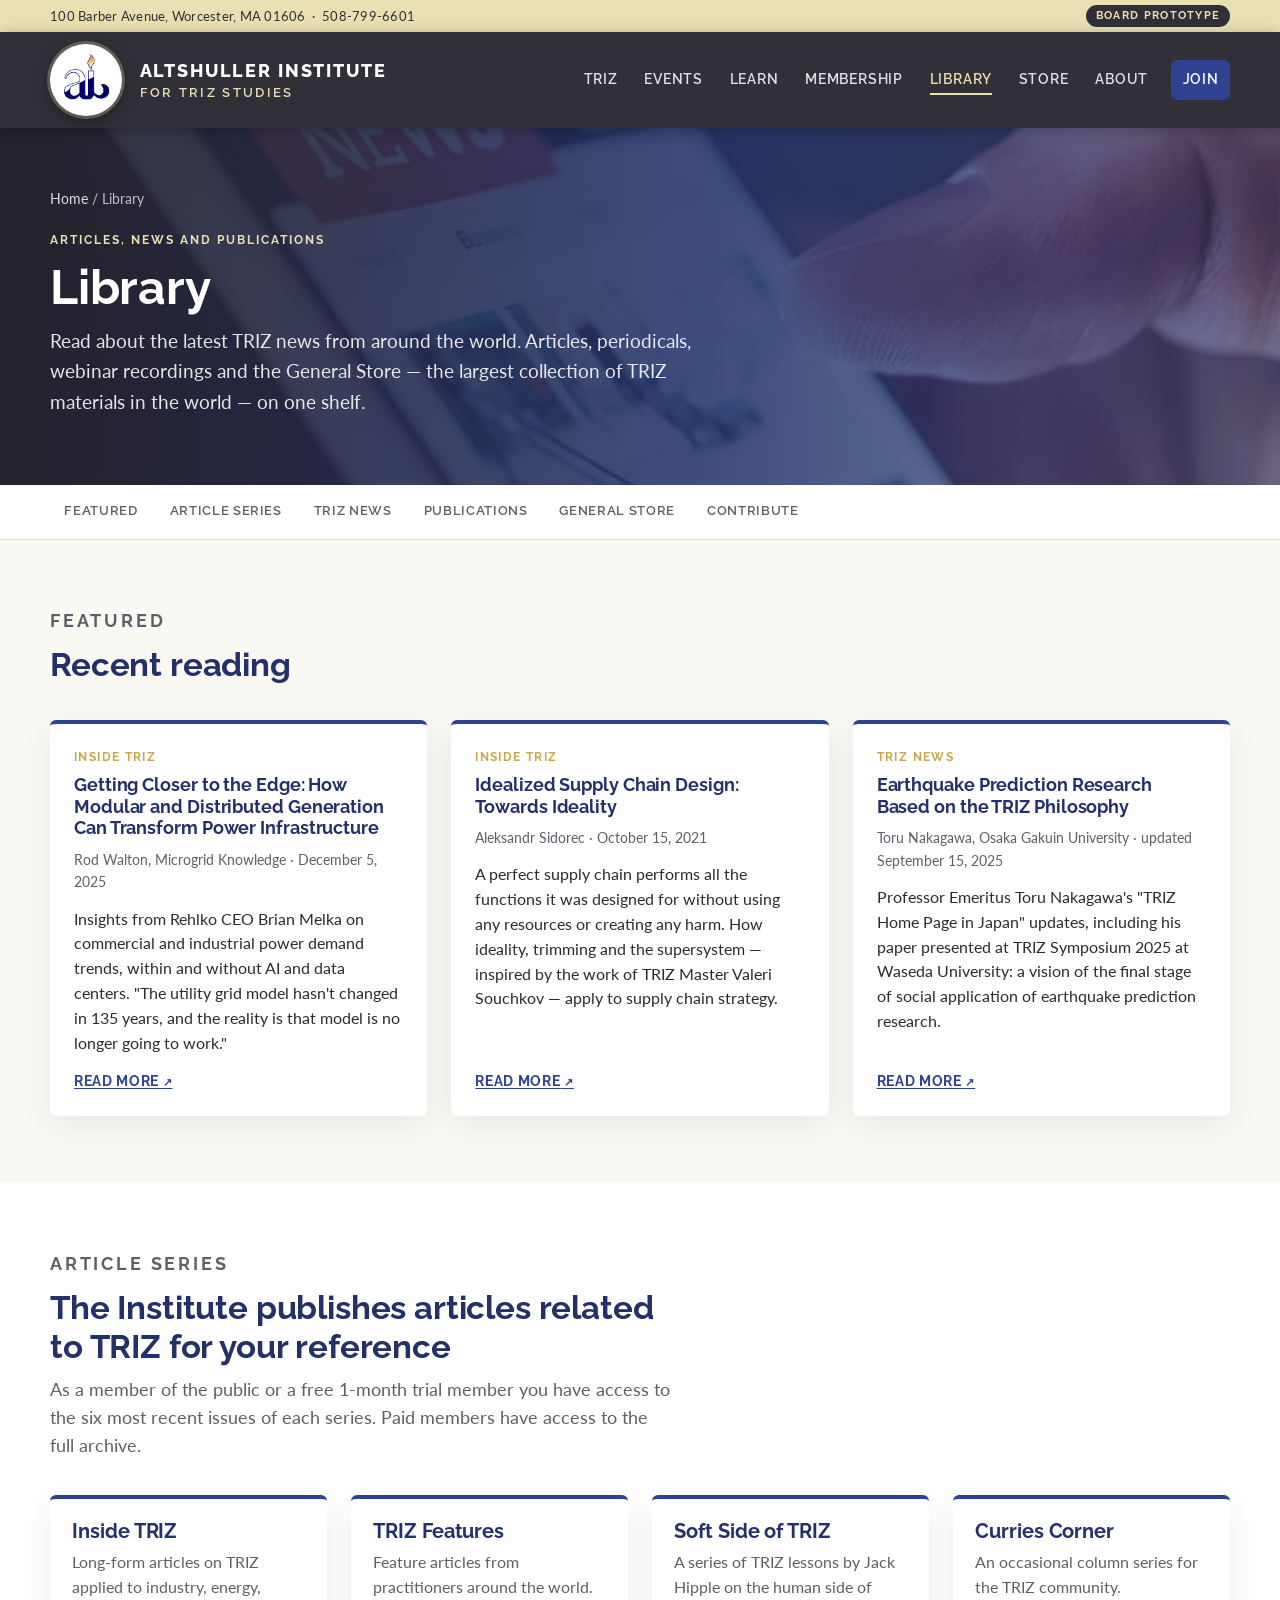
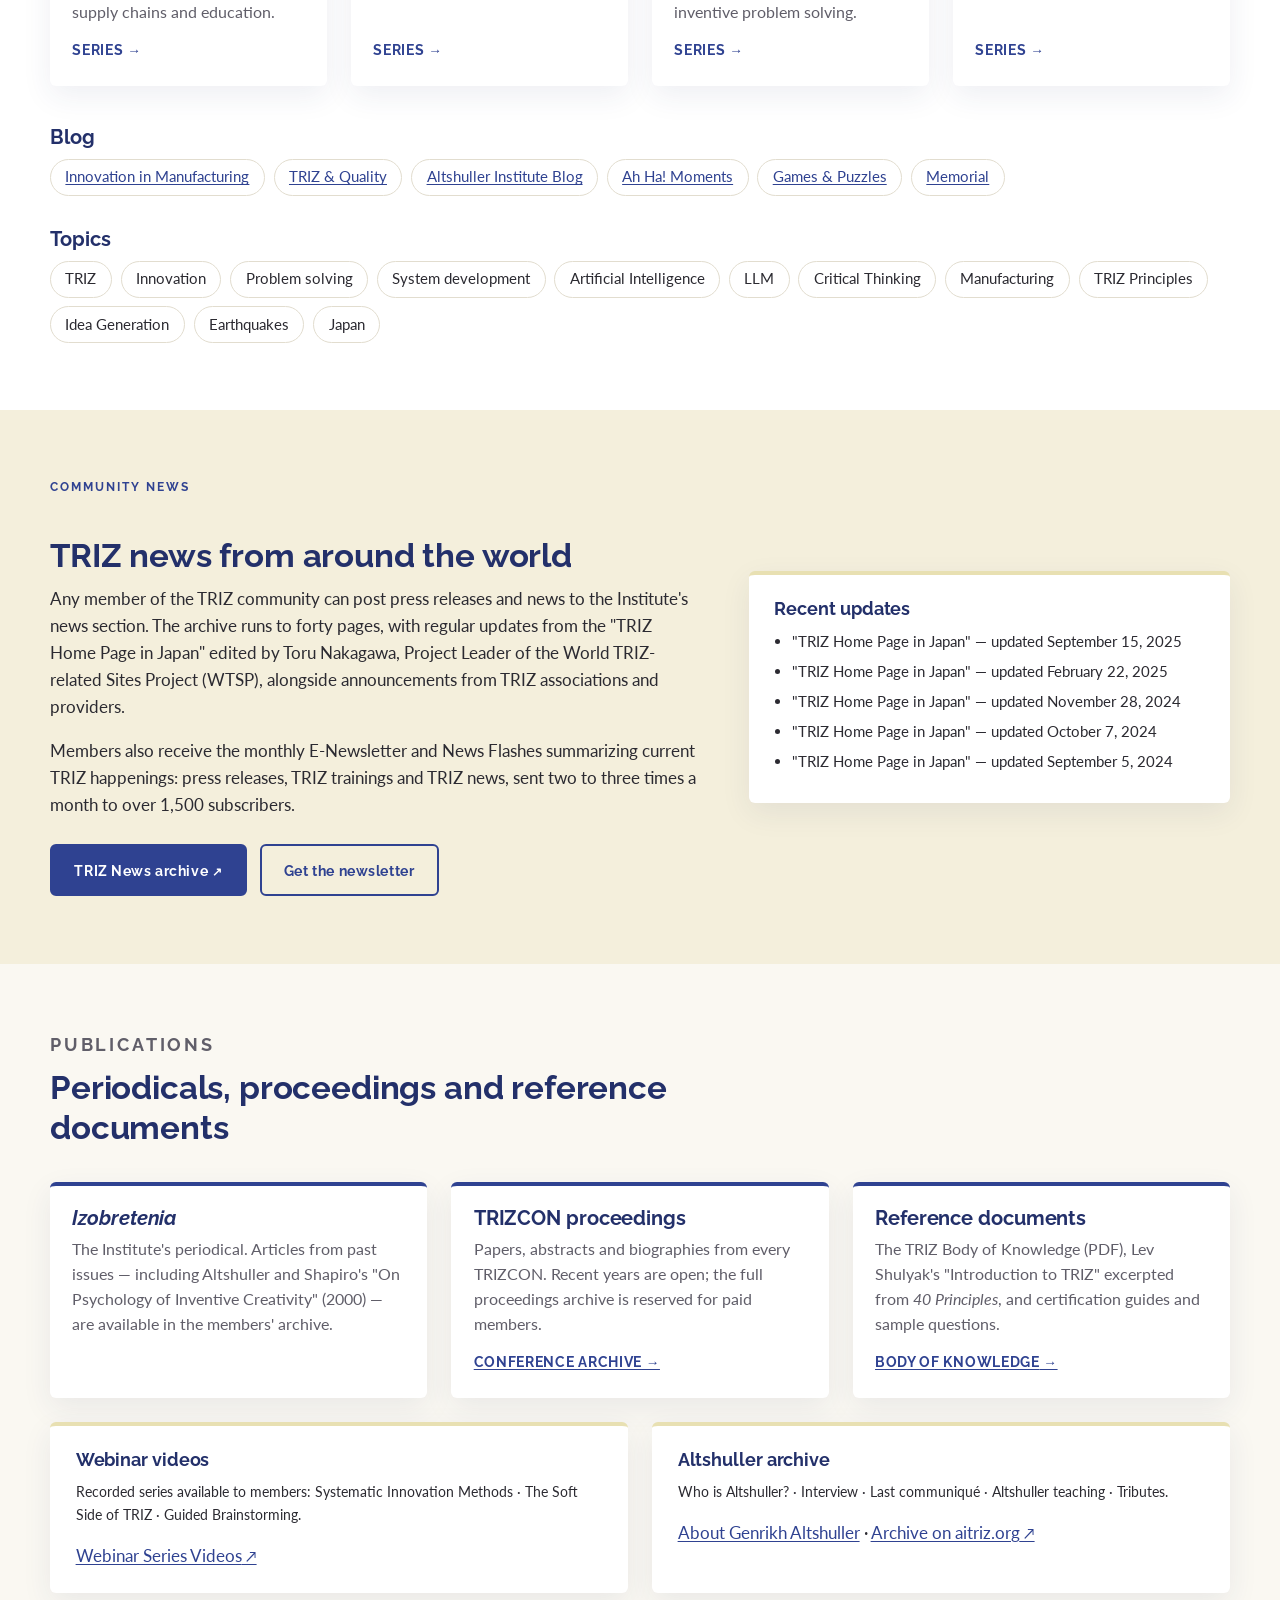
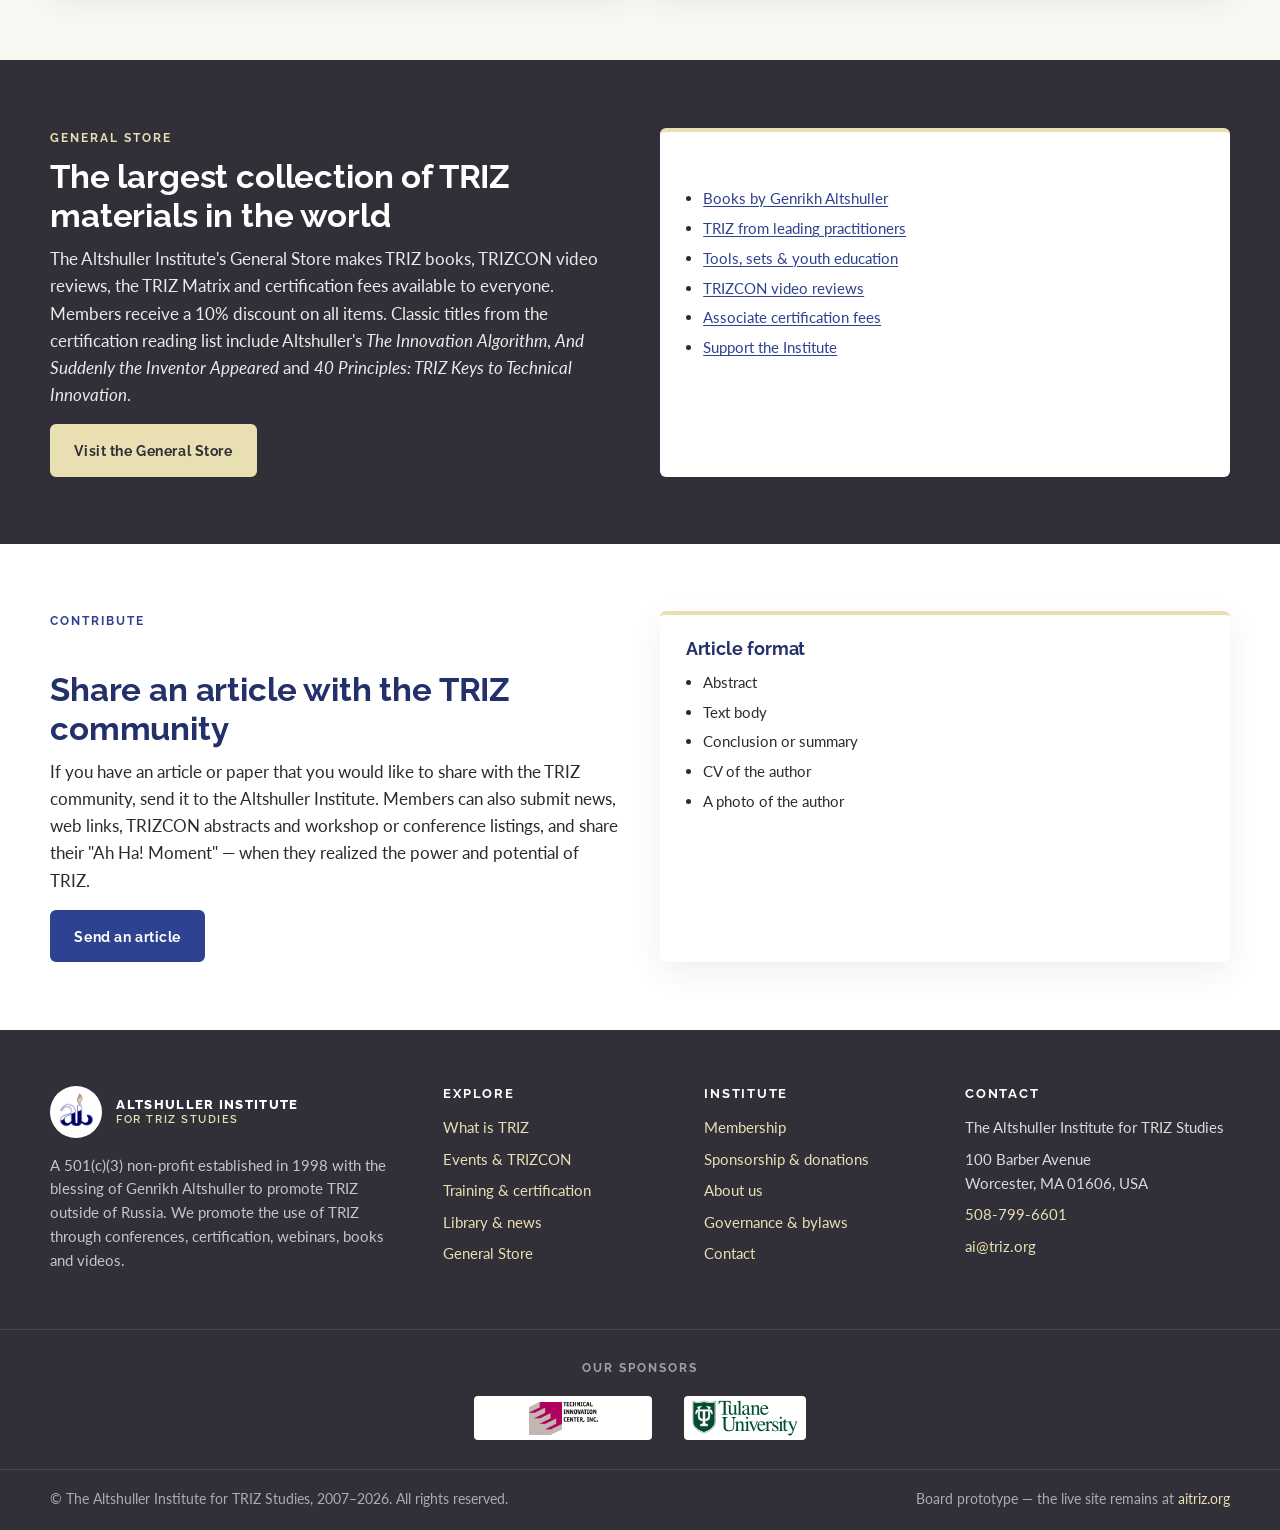
<file: pages/library.html>
<!DOCTYPE html>
<html lang="en">
<head>
  <meta charset="utf-8">
  <meta name="viewport" content="width=device-width, initial-scale=1">
  <link rel="canonical" href="https://aitriz.org/pages/library.html">
  <title>Library — The Altshuller Institute for TRIZ Studies</title>
  <meta name="description" content="TRIZ articles, news from the global TRIZ community, publications, webinar videos and the General Store of the Altshuller Institute.">
  <link rel="icon" href="../assets/brand/favicon.ico">
  <link rel="preconnect" href="https://fonts.googleapis.com">
  <link rel="preconnect" href="https://fonts.gstatic.com" crossorigin>
  <link rel="stylesheet" href="https://fonts.googleapis.com/css2?family=Raleway:wght@600;700;800&family=Lato:ital,wght@0,400;0,700;1,400&display=swap">
  <link rel="stylesheet" href="../css/site.css">
</head>
<body>
  <div class="utility">
    <div class="wrap">
      <span class="utility-contact">100 Barber Avenue, Worcester, MA 01606 &nbsp;·&nbsp; <a href="tel:+15087996601">508-799-6601</a></span>
      <span class="proto">Board prototype</span>
    </div>
  </div>

  <header class="site-header">
    <div class="wrap">
      <a class="brand" href="../index.html">
        <img src="../assets/brand/ai-logo.png" alt="" width="72" height="72">
        <span class="brand-text">Altshuller Institute<small>for TRIZ Studies</small></span>
      </a>
      <input type="checkbox" id="nav-toggle" class="nav-toggle">
      <label for="nav-toggle" class="nav-toggle-label" aria-label="Toggle navigation"><span></span></label>
      <nav class="nav" aria-label="Primary">
        <a href="triz.html">TRIZ</a>
        <a href="events.html">Events</a>
        <a href="learn.html">Learn</a>
        <a href="membership.html">Membership</a>
        <a href="library.html" aria-current="page">Library</a>
        <a href="store.html">Store</a>
        <a href="about.html">About</a>
        <a class="nav-cta" href="membership.html#join">Join</a>
      </nav>
    </div>
  </header>

  <section class="page-hero" style="background-image:url('../assets/banners/news.jpg')">
    <div class="wrap">
      <p class="crumbs"><a href="../index.html">Home</a> / Library</p>
      <p class="kicker">Articles, news and publications</p>
      <h1>Library</h1>
      <p class="lede">Read about the latest TRIZ news from around the world. Articles, periodicals, webinar recordings and the General Store — the largest collection of TRIZ materials in the world — on one shelf.</p>
    </div>
  </section>
  <nav class="subnav" aria-label="On this page">
    <div class="wrap">
      <a href="#featured">Featured</a>
      <a href="#series">Article series</a>
      <a href="#news">TRIZ news</a>
      <a href="#publications">Publications</a>
      <a href="#store">General Store</a>
      <a href="#contribute">Contribute</a>
    </div>
  </nav>

  <main>
    <section class="section" id="featured">
      <div class="wrap">
        <div class="section-head">
          <p class="kicker">Featured</p>
          <h2>Recent reading</h2>
        </div>
        <div class="articles">
          <article class="article">
            <p class="series">Inside TRIZ</p>
            <h3>Getting Closer to the Edge: How Modular and Distributed Generation Can Transform Power Infrastructure</h3>
            <p class="byline">Rod Walton, Microgrid Knowledge · December 5, 2025</p>
            <p>Insights from Rehlko CEO Brian Melka on commercial and industrial power demand trends, within and without AI and data centers. "The utility grid model hasn't changed in 135 years, and the reality is that model is no longer going to work."</p>
            <a class="more ext" href="https://www.aitriz.org/triz-articles/inside-triz" target="_blank" rel="noopener">Read more</a>
          </article>
          <article class="article">
            <p class="series">Inside TRIZ</p>
            <h3>Idealized Supply Chain Design: Towards Ideality</h3>
            <p class="byline">Aleksandr Sidorec · October 15, 2021</p>
            <p>A perfect supply chain performs all the functions it was designed for without using any resources or creating any harm. How ideality, trimming and the supersystem — inspired by the work of TRIZ Master Valeri Souchkov — apply to supply chain strategy.</p>
            <a class="more ext" href="https://www.aitriz.org/triz-articles/inside-triz" target="_blank" rel="noopener">Read more</a>
          </article>
          <article class="article">
            <p class="series">TRIZ News</p>
            <h3>Earthquake Prediction Research Based on the TRIZ Philosophy</h3>
            <p class="byline">Toru Nakagawa, Osaka Gakuin University · updated September 15, 2025</p>
            <p>Professor Emeritus Toru Nakagawa's "TRIZ Home Page in Japan" updates, including his paper presented at TRIZ Symposium 2025 at Waseda University: a vision of the final stage of social application of earthquake prediction research.</p>
            <a class="more ext" href="https://www.aitriz.org/community-news/triz-news" target="_blank" rel="noopener">Read more</a>
          </article>
        </div>
      </div>
    </section>

    <section class="section section-white" id="series">
      <div class="wrap">
        <div class="section-head">
          <p class="kicker">Article series</p>
          <h2>The Institute publishes articles related to TRIZ for your reference</h2>
          <p>As a member of the public or a free 1-month trial member you have access to the six most recent issues of each series. Paid members have access to the full archive.</p>
        </div>
        <div class="grid grid-4">
          <a class="card card-plain" href="https://www.aitriz.org/triz-articles/inside-triz" target="_blank" rel="noopener">
            <div class="card-body">
              <h3>Inside TRIZ</h3>
              <p>Long-form articles on TRIZ applied to industry, energy, supply chains and education.</p>
              <span class="more">Series</span>
            </div>
          </a>
          <a class="card card-plain" href="https://www.aitriz.org/triz-articles/triz-features" target="_blank" rel="noopener">
            <div class="card-body">
              <h3>TRIZ Features</h3>
              <p>Feature articles from practitioners around the world.</p>
              <span class="more">Series</span>
            </div>
          </a>
          <a class="card card-plain" href="https://www.aitriz.org/triz-articles/soft-side-triz-public" target="_blank" rel="noopener">
            <div class="card-body">
              <h3>Soft Side of TRIZ</h3>
              <p>A series of TRIZ lessons by Jack Hipple on the human side of inventive problem solving.</p>
              <span class="more">Series</span>
            </div>
          </a>
          <a class="card card-plain" href="https://www.aitriz.org/triz-articles/curries-corner" target="_blank" rel="noopener">
            <div class="card-body">
              <h3>Curries Corner</h3>
              <p>An occasional column series for the TRIZ community.</p>
              <span class="more">Series</span>
            </div>
          </a>
        </div>
        <h3 style="margin-top:2.5rem">Blog</h3>
        <ul class="chips">
          <li><a href="https://www.aitriz.org/blog/innovate-mfg" target="_blank" rel="noopener">Innovation in Manufacturing</a></li>
          <li><a href="https://www.aitriz.org/blog/triz-quality" target="_blank" rel="noopener">TRIZ &amp; Quality</a></li>
          <li><a href="https://www.aitriz.org/blog/altshuller-institute-blog" target="_blank" rel="noopener">Altshuller Institute Blog</a></li>
          <li><a href="https://www.aitriz.org/ahha-moments" target="_blank" rel="noopener">Ah Ha! Moments</a></li>
          <li><a href="https://www.aitriz.org/community-news/games" target="_blank" rel="noopener">Games &amp; Puzzles</a></li>
          <li><a href="https://www.aitriz.org/community-news/memorial" target="_blank" rel="noopener">Memorial</a></li>
        </ul>
        <h3 style="margin-top:2rem">Topics</h3>
        <ul class="chips">
          <li>TRIZ</li><li>Innovation</li><li>Problem solving</li><li>System development</li><li>Artificial Intelligence</li><li>LLM</li><li>Critical Thinking</li><li>Manufacturing</li><li>TRIZ Principles</li><li>Idea Generation</li><li>Earthquakes</li><li>Japan</li>
        </ul>
      </div>
    </section>

    <section class="section section-alt" id="news">
      <div class="wrap split">
        <div class="prose">
          <p class="kicker">Community news</p>
          <h2>TRIZ news from around the world</h2>
          <p>Any member of the TRIZ community can post press releases and news to the Institute's news section. The archive runs to forty pages, with regular updates from the "TRIZ Home Page in Japan" edited by Toru Nakagawa, Project Leader of the World TRIZ-related Sites Project (WTSP), alongside announcements from TRIZ associations and providers.</p>
          <p>Members also receive the monthly E-Newsletter and News Flashes summarizing current TRIZ happenings: press releases, TRIZ trainings and TRIZ news, sent two to three times a month to over 1,500 subscribers.</p>
          <div class="actions">
            <a class="btn btn-primary ext" href="https://www.aitriz.org/community-news/triz-news" target="_blank" rel="noopener">TRIZ News archive</a>
            <a class="btn btn-ghost" href="membership.html#join">Get the newsletter</a>
          </div>
        </div>
        <div>
          <div class="aside-box">
            <h3>Recent updates</h3>
            <ul>
              <li>"TRIZ Home Page in Japan" — updated September 15, 2025</li>
              <li>"TRIZ Home Page in Japan" — updated February 22, 2025</li>
              <li>"TRIZ Home Page in Japan" — updated November 28, 2024</li>
              <li>"TRIZ Home Page in Japan" — updated October 7, 2024</li>
              <li>"TRIZ Home Page in Japan" — updated September 5, 2024</li>
            </ul>
          </div>
        </div>
      </div>
    </section>

    <section class="section" id="publications">
      <div class="wrap">
        <div class="section-head">
          <p class="kicker">Publications</p>
          <h2>Periodicals, proceedings and reference documents</h2>
        </div>
        <div class="grid grid-3">
          <div class="card card-plain">
            <div class="card-body">
              <h3><em>Izobretenia</em></h3>
              <p>The Institute's periodical. Articles from past issues — including Altshuller and Shapiro's "On Psychology of Inventive Creativity" (2000) — are available in the members' archive.</p>
            </div>
          </div>
          <div class="card card-plain">
            <div class="card-body">
              <h3>TRIZCON proceedings</h3>
              <p>Papers, abstracts and biographies from every TRIZCON. Recent years are open; the full proceedings archive is reserved for paid members.</p>
              <a class="more" href="events.html#archive">Conference archive</a>
            </div>
          </div>
          <div class="card card-plain">
            <div class="card-body">
              <h3>Reference documents</h3>
              <p>The TRIZ Body of Knowledge (PDF), Lev Shulyak's "Introduction to TRIZ" excerpted from <em>40 Principles</em>, and certification guides and sample questions.</p>
              <a class="more" href="triz.html#body-of-knowledge">Body of Knowledge</a>
            </div>
          </div>
        </div>
        <div class="grid grid-2" style="margin-top:1.5rem">
          <div class="aside-box">
            <h3>Webinar videos</h3>
            <p class="small">Recorded series available to members: Systematic Innovation Methods · The Soft Side of TRIZ · Guided Brainstorming.</p>
            <a class="ext" href="https://www.aitriz.org/webinar-videos" target="_blank" rel="noopener">Webinar Series Videos</a>
          </div>
          <div class="aside-box">
            <h3>Altshuller archive</h3>
            <p class="small">Who is Altshuller? · Interview · Last communiqué · Altshuller teaching · Tributes.</p>
            <a href="triz.html#altshuller">About Genrikh Altshuller</a> · <a class="ext" href="https://www.aitriz.org/altshuller" target="_blank" rel="noopener">Archive on aitriz.org</a>
          </div>
        </div>
      </div>
    </section>

    <section class="section section-dark" id="store">
      <div class="wrap two-col">
        <div>
          <p class="kicker">General Store</p>
          <h2>The largest collection of TRIZ materials in the world</h2>
          <p>The Altshuller Institute's General Store makes TRIZ books, TRIZCON video reviews, the TRIZ Matrix and certification fees available to everyone. Members receive a 10% discount on all items. Classic titles from the certification reading list include Altshuller's <em>The Innovation Algorithm</em>, <em>And Suddenly the Inventor Appeared</em> and <em>40 Principles: TRIZ Keys to Technical Innovation</em>.</p>
          <a class="btn btn-accent" href="store.html">Visit the General Store</a>
        </div>
        <div class="aside-box">
          <h3>On the shelf</h3>
          <ul>
            <li><a href="store.html#altshuller">Books by Genrikh Altshuller</a></li>
            <li><a href="store.html#practice">TRIZ from leading practitioners</a></li>
            <li><a href="store.html#tools">Tools, sets &amp; youth education</a></li>
            <li><a href="store.html#videos">TRIZCON video reviews</a></li>
            <li><a href="store.html#certification">Associate certification fees</a></li>
            <li><a href="store.html#support">Support the Institute</a></li>
          </ul>
        </div>
      </div>
    </section>

    <section class="section section-white" id="contribute">
      <div class="wrap two-col">
        <div class="prose">
          <p class="kicker">Contribute</p>
          <h2>Share an article with the TRIZ community</h2>
          <p>If you have an article or paper that you would like to share with the TRIZ community, send it to the Altshuller Institute. Members can also submit news, web links, TRIZCON abstracts and workshop or conference listings, and share their "Ah Ha! Moment" — when they realized the power and potential of TRIZ.</p>
          <a class="btn btn-primary" href="mailto:ai@triz.org">Send an article</a>
        </div>
        <div class="aside-box">
          <h3>Article format</h3>
          <ul>
            <li>Abstract</li>
            <li>Text body</li>
            <li>Conclusion or summary</li>
            <li>CV of the author</li>
            <li>A photo of the author</li>
          </ul>
        </div>
      </div>
    </section>
  </main>

  <footer class="site-footer">
    <div class="wrap footer-main">
      <div>
        <div class="footer-brand">
          <img src="../assets/brand/ai-logo.png" alt="">
          <span class="brand-text">Altshuller Institute<small>for TRIZ Studies</small></span>
        </div>
        <p>A 501(c)(3) non-profit established in 1998 with the blessing of Genrikh Altshuller to promote TRIZ outside of Russia. We promote the use of TRIZ through conferences, certification, webinars, books and videos.</p>
      </div>
      <div>
        <h4>Explore</h4>
        <ul>
          <li><a href="triz.html">What is TRIZ</a></li>
          <li><a href="events.html">Events &amp; TRIZCON</a></li>
          <li><a href="learn.html">Training &amp; certification</a></li>
          <li><a href="library.html">Library &amp; news</a></li>
          <li><a href="store.html">General Store</a></li>
        </ul>
      </div>
      <div>
        <h4>Institute</h4>
        <ul>
          <li><a href="membership.html">Membership</a></li>
          <li><a href="membership.html#support">Sponsorship &amp; donations</a></li>
          <li><a href="about.html">About us</a></li>
          <li><a href="about.html#governance">Governance &amp; bylaws</a></li>
          <li><a href="about.html#contact">Contact</a></li>
        </ul>
      </div>
      <div>
        <h4>Contact</h4>
        <ul>
          <li>The Altshuller Institute for TRIZ Studies</li>
          <li>100 Barber Avenue<br>Worcester, MA 01606, USA</li>
          <li><a href="tel:+15087996601">508-799-6601</a></li>
          <li><a href="mailto:ai@triz.org">ai@triz.org</a></li>
        </ul>
      </div>
    </div>
    <div class="footer-sponsors">
      <div class="wrap">
        <p class="kicker">Our sponsors</p>
        <div class="sponsors">
          <img src="../assets/sponsors/tic.png" alt="Technical Innovation Center, Inc.">
          <img src="../assets/sponsors/tulane.svg" alt="Tulane University">
        </div>
      </div>
    </div>
    <div class="footer-bottom">
      <div class="wrap">
        <span>© The Altshuller Institute for TRIZ Studies, 2007–2026. All rights reserved.</span>
        <span>Board prototype — the live site remains at <a href="https://www.aitriz.org" target="_blank" rel="noopener">aitriz.org</a></span>
      </div>
    </div>
  </footer>
  <script src="../js/nav.js"></script>
</body>
</html>
</file>
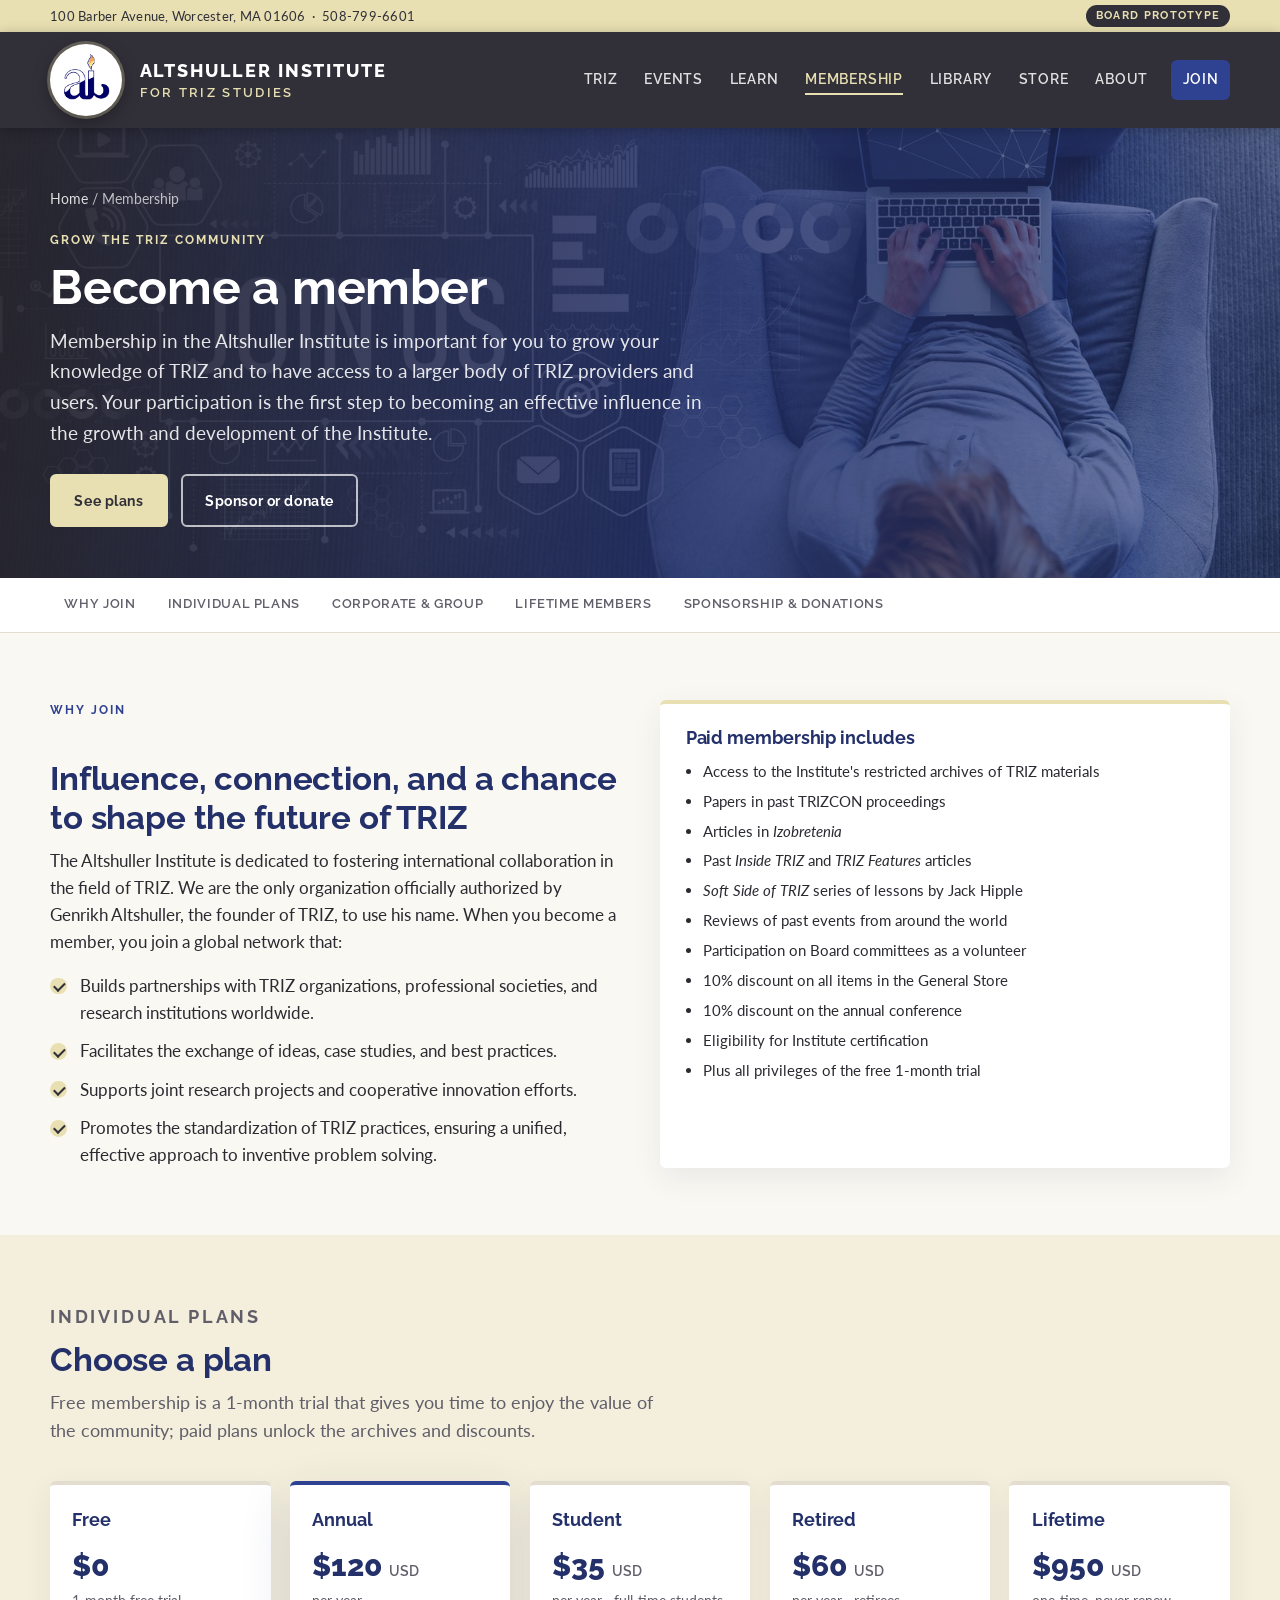
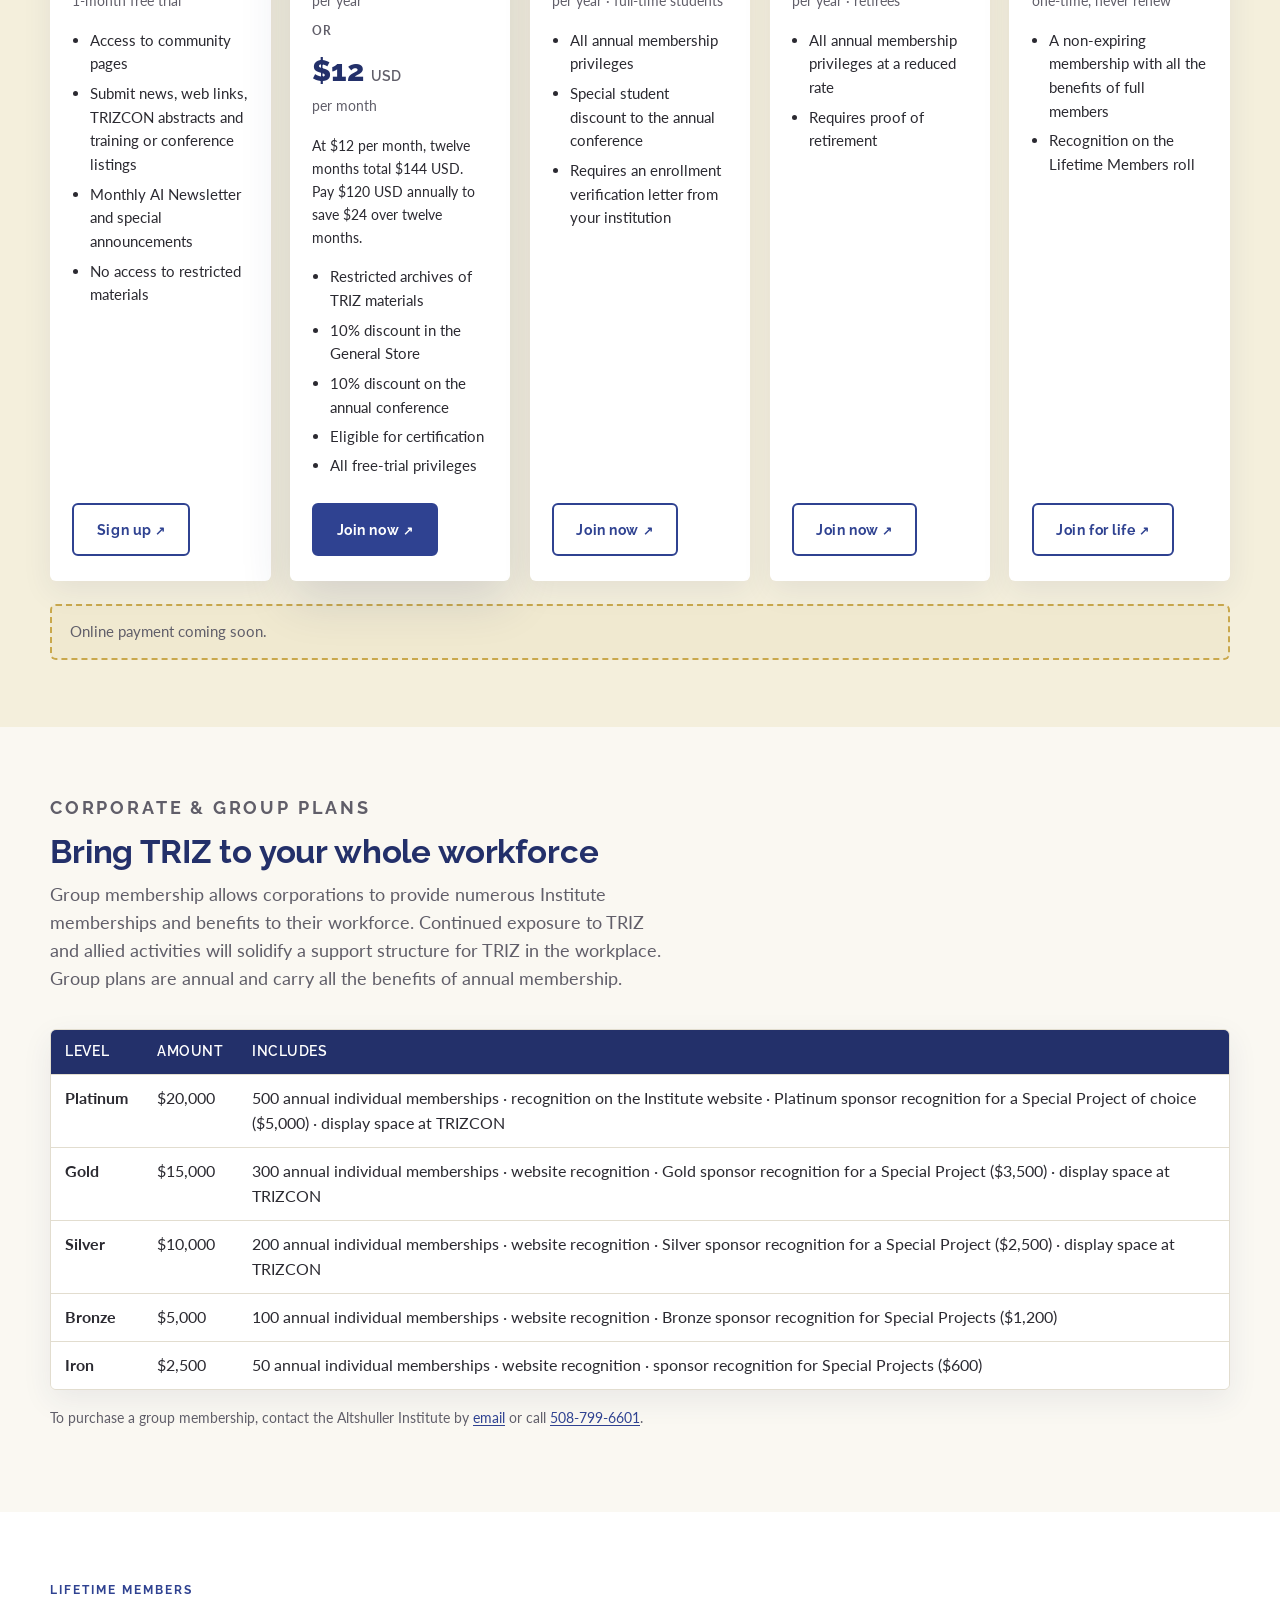
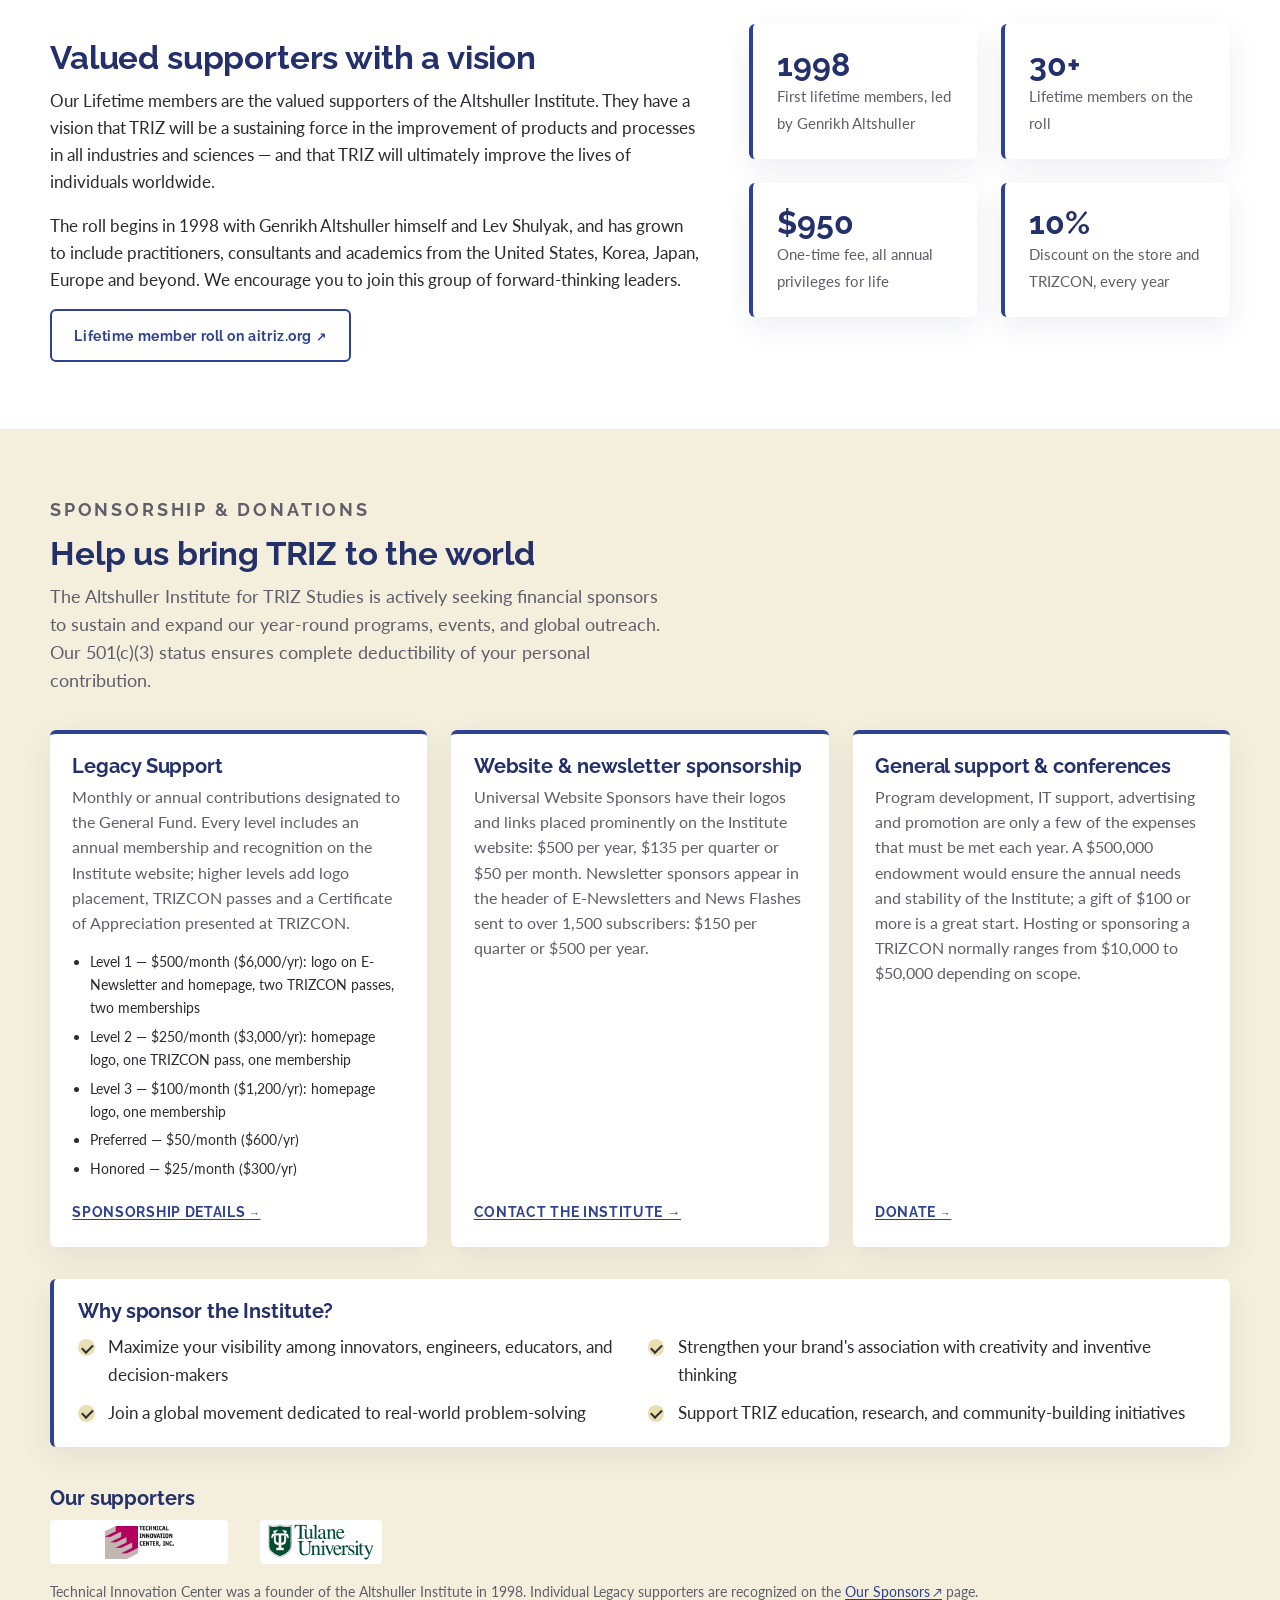
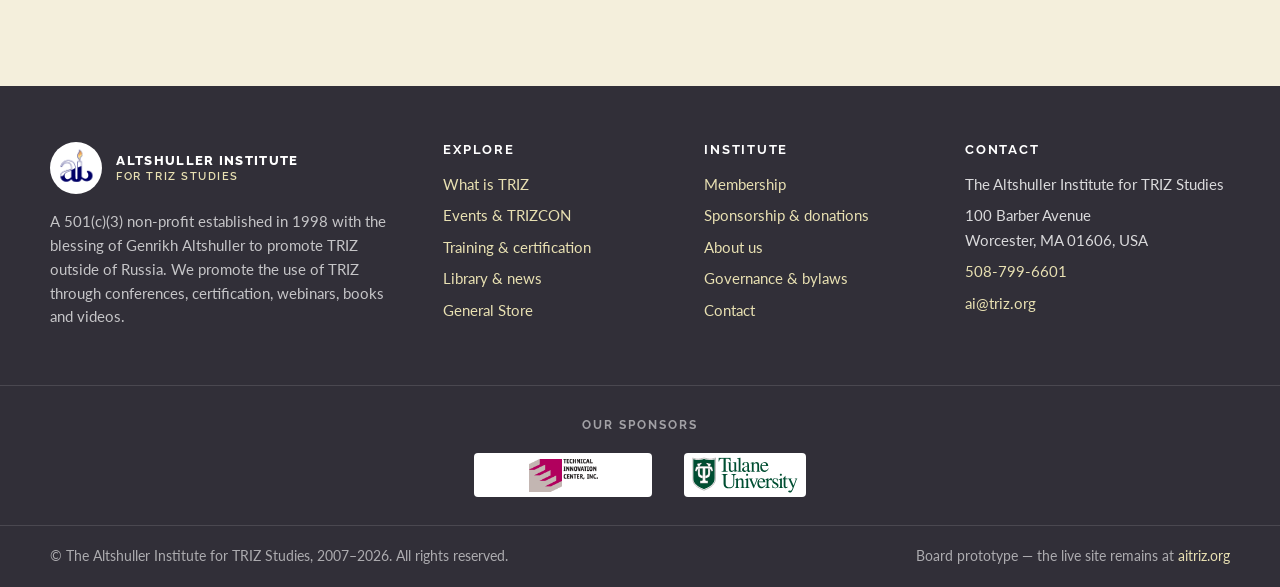
<file: pages/membership.html>
<!DOCTYPE html>
<html lang="en">
<head>
  <meta charset="utf-8">
  <meta name="viewport" content="width=device-width, initial-scale=1">
  <link rel="canonical" href="https://aitriz.org/pages/membership.html">
  <title>Membership — The Altshuller Institute for TRIZ Studies</title>
  <meta name="description" content="Become a member of the Altshuller Institute: annual, student, retired and lifetime plans, corporate group plans, sponsorship and donations.">
  <link rel="icon" href="../assets/brand/favicon.ico">
  <link rel="preconnect" href="https://fonts.googleapis.com">
  <link rel="preconnect" href="https://fonts.gstatic.com" crossorigin>
  <link rel="stylesheet" href="https://fonts.googleapis.com/css2?family=Raleway:wght@600;700;800&family=Lato:ital,wght@0,400;0,700;1,400&display=swap">
  <link rel="stylesheet" href="../css/site.css">
</head>
<body>
  <div class="utility">
    <div class="wrap">
      <span class="utility-contact">100 Barber Avenue, Worcester, MA 01606 &nbsp;·&nbsp; <a href="tel:+15087996601">508-799-6601</a></span>
      <span class="proto">Board prototype</span>
    </div>
  </div>

  <header class="site-header">
    <div class="wrap">
      <a class="brand" href="../index.html">
        <img src="../assets/brand/ai-logo.png" alt="" width="72" height="72">
        <span class="brand-text">Altshuller Institute<small>for TRIZ Studies</small></span>
      </a>
      <input type="checkbox" id="nav-toggle" class="nav-toggle">
      <label for="nav-toggle" class="nav-toggle-label" aria-label="Toggle navigation"><span></span></label>
      <nav class="nav" aria-label="Primary">
        <a href="triz.html">TRIZ</a>
        <a href="events.html">Events</a>
        <a href="learn.html">Learn</a>
        <a href="membership.html" aria-current="page">Membership</a>
        <a href="library.html">Library</a>
        <a href="store.html">Store</a>
        <a href="about.html">About</a>
        <a class="nav-cta" href="#join">Join</a>
      </nav>
    </div>
  </header>

  <section class="page-hero" style="background-image:url('../assets/banners/join.jpg');background-position:right center">
    <div class="wrap">
      <p class="crumbs"><a href="../index.html">Home</a> / Membership</p>
      <p class="kicker">Grow the TRIZ community</p>
      <h1>Become a member</h1>
      <p class="lede">Membership in the Altshuller Institute is important for you to grow your knowledge of TRIZ and to have access to a larger body of TRIZ providers and users. Your participation is the first step to becoming an effective influence in the growth and development of the Institute.</p>
      <div class="actions">
        <a class="btn btn-accent" href="#join">See plans</a>
        <a class="btn btn-light" href="#support">Sponsor or donate</a>
      </div>
    </div>
  </section>
  <nav class="subnav" aria-label="On this page">
    <div class="wrap">
      <a href="#why">Why join</a>
      <a href="#join">Individual plans</a>
      <a href="#group">Corporate &amp; group</a>
      <a href="#lifetime">Lifetime members</a>
      <a href="#support">Sponsorship &amp; donations</a>
    </div>
  </nav>

  <main>
    <section class="section" id="why">
      <div class="wrap two-col">
        <div class="prose">
          <p class="kicker">Why join</p>
          <h2>Influence, connection, and a chance to shape the future of TRIZ</h2>
          <p>The Altshuller Institute is dedicated to fostering international collaboration in the field of TRIZ. We are the only organization officially authorized by Genrikh Altshuller, the founder of TRIZ, to use his name. When you become a member, you join a global network that:</p>
          <ul class="checks">
            <li>Builds partnerships with TRIZ organizations, professional societies, and research institutions worldwide.</li>
            <li>Facilitates the exchange of ideas, case studies, and best practices.</li>
            <li>Supports joint research projects and cooperative innovation efforts.</li>
            <li>Promotes the standardization of TRIZ practices, ensuring a unified, effective approach to inventive problem solving.</li>
          </ul>
        </div>
        <div class="aside-box">
          <h3>Paid membership includes</h3>
          <ul>
            <li>Access to the Institute's restricted archives of TRIZ materials</li>
            <li>Papers in past TRIZCON proceedings</li>
            <li>Articles in <em>Izobretenia</em></li>
            <li>Past <em>Inside TRIZ</em> and <em>TRIZ Features</em> articles</li>
            <li><em>Soft Side of TRIZ</em> series of lessons by Jack Hipple</li>
            <li>Reviews of past events from around the world</li>
            <li>Participation on Board committees as a volunteer</li>
            <li>10% discount on all items in the General Store</li>
            <li>10% discount on the annual conference</li>
            <li>Eligibility for Institute certification</li>
            <li>Plus all privileges of the free 1-month trial</li>
          </ul>
        </div>
      </div>
    </section>

    <section class="section section-alt" id="join">
      <div class="wrap">
        <div class="section-head">
          <p class="kicker">Individual plans</p>
          <h2>Choose a plan</h2>
          <p>Free membership is a 1-month trial that gives you time to enjoy the value of the community; paid plans unlock the archives and discounts.</p>
        </div>
        <!-- Paid dues are filled from js/site-config.js. The words below are the no-JS fallback. -->
        <div class="plans">
          <div class="plan">
            <h3>Free</h3>
            <p class="price">$0</p>
            <p class="term">1-month free trial</p>
            <ul>
              <li>Access to community pages</li>
              <li>Submit news, web links, TRIZCON abstracts and training or conference listings</li>
              <li>Monthly AI Newsletter and special announcements</li>
              <li>No access to restricted materials</li>
            </ul>
            <a class="btn btn-ghost ext" href="https://www.aitriz.org/membership/join" target="_blank" rel="noopener">Sign up</a>
          </div>
          <div class="plan featured" data-membership-tier="annual">
            <h3>Annual</h3>
            <!-- Two ways to pay, the member's choice. Monthly billing is for the Annual plan only. -->
            <div class="plan-options" role="group" aria-label="Annual membership payment options">
              <div class="plan-option">
                <p class="price">$120 <small>USD</small></p>
                <p class="term">per year</p>
              </div>
              <p class="plan-or">or</p>
              <div class="plan-option">
                <p class="price price-monthly">$12 <small>USD</small></p>
                <p class="term term-monthly">per month</p>
              </div>
            </div>
            <p class="small">At $12 per month, twelve months total $144 USD. Pay $120 USD annually to save $24 over twelve months.</p>
            <ul>
              <li>Restricted archives of TRIZ materials</li>
              <li>10% discount in the General Store</li>
              <li>10% discount on the annual conference</li>
              <li>Eligible for certification</li>
              <li>All free-trial privileges</li>
            </ul>
            <a class="btn btn-primary ext" href="https://www.aitriz.org/membership/join" target="_blank" rel="noopener">Join now</a>
          </div>
          <div class="plan" data-membership-tier="student">
            <h3>Student</h3>
            <p class="price">$35 <small>USD</small></p>
            <p class="term">per year · full-time students</p>
            <ul>
              <li>All annual membership privileges</li>
              <li>Special student discount to the annual conference</li>
              <li>Requires an enrollment verification letter from your institution</li>
            </ul>
            <a class="btn btn-ghost ext" href="https://www.aitriz.org/membership/join" target="_blank" rel="noopener">Join now</a>
          </div>
          <div class="plan" data-membership-tier="retired">
            <h3>Retired</h3>
            <p class="price">$60 <small>USD</small></p>
            <p class="term">per year · retirees</p>
            <ul>
              <li>All annual membership privileges at a reduced rate</li>
              <li>Requires proof of retirement</li>
            </ul>
            <a class="btn btn-ghost ext" href="https://www.aitriz.org/membership/join" target="_blank" rel="noopener">Join now</a>
          </div>
          <div class="plan" data-membership-tier="lifetime">
            <h3>Lifetime</h3>
            <p class="price">$950 <small>USD</small></p>
            <p class="term">one-time, never renew</p>
            <ul>
              <li>A non-expiring membership with all the benefits of full members</li>
              <li>Recognition on the Lifetime Members roll</li>
            </ul>
            <a class="btn btn-ghost ext" href="https://www.aitriz.org/membership/join" target="_blank" rel="noopener">Join for life</a>
          </div>
        </div>
        <div class="placeholder" style="margin-top:1.4rem">
          Online payment coming soon.
        </div>
      </div>
    </section>

    <section class="section" id="group">
      <div class="wrap">
        <div class="section-head">
          <p class="kicker">Corporate &amp; group plans</p>
          <h2>Bring TRIZ to your whole workforce</h2>
          <p>Group membership allows corporations to provide numerous Institute memberships and benefits to their workforce. Continued exposure to TRIZ and allied activities will solidify a support structure for TRIZ in the workplace. Group plans are annual and carry all the benefits of annual membership.</p>
        </div>
        <div class="table-wrap">
          <table>
            <thead><tr><th>Level</th><th>Amount</th><th>Includes</th></tr></thead>
            <tbody>
              <tr><td><strong>Platinum</strong></td><td>$20,000</td><td>500 annual individual memberships · recognition on the Institute website · Platinum sponsor recognition for a Special Project of choice ($5,000) · display space at TRIZCON</td></tr>
              <tr><td><strong>Gold</strong></td><td>$15,000</td><td>300 annual individual memberships · website recognition · Gold sponsor recognition for a Special Project ($3,500) · display space at TRIZCON</td></tr>
              <tr><td><strong>Silver</strong></td><td>$10,000</td><td>200 annual individual memberships · website recognition · Silver sponsor recognition for a Special Project ($2,500) · display space at TRIZCON</td></tr>
              <tr><td><strong>Bronze</strong></td><td>$5,000</td><td>100 annual individual memberships · website recognition · Bronze sponsor recognition for Special Projects ($1,200)</td></tr>
              <tr><td><strong>Iron</strong></td><td>$2,500</td><td>50 annual individual memberships · website recognition · sponsor recognition for Special Projects ($600)</td></tr>
            </tbody>
          </table>
        </div>
        <p class="small muted" style="margin-top:1rem">To purchase a group membership, contact the Altshuller Institute by <a href="mailto:ai@triz.org">email</a> or call <a href="tel:+15087996601">508-799-6601</a>.</p>
      </div>
    </section>

    <section class="section section-white" id="lifetime">
      <div class="wrap split">
        <div class="prose">
          <p class="kicker">Lifetime members</p>
          <h2>Valued supporters with a vision</h2>
          <p>Our Lifetime members are the valued supporters of the Altshuller Institute. They have a vision that TRIZ will be a sustaining force in the improvement of products and processes in all industries and sciences — and that TRIZ will ultimately improve the lives of individuals worldwide.</p>
          <p>The roll begins in 1998 with Genrikh Altshuller himself and Lev Shulyak, and has grown to include practitioners, consultants and academics from the United States, Korea, Japan, Europe and beyond. We encourage you to join this group of forward-thinking leaders.</p>
          <a class="btn btn-ghost ext" href="https://www.aitriz.org/membership/lifetime" target="_blank" rel="noopener">Lifetime member roll on aitriz.org</a>
        </div>
        <div class="stats" style="grid-template-columns:1fr 1fr">
          <div class="stat"><strong>1998</strong><span>First lifetime members, led by Genrikh Altshuller</span></div>
          <div class="stat"><strong>30+</strong><span>Lifetime members on the roll</span></div>
          <div class="stat"><strong data-membership-tier="lifetime" data-membership-part="price" data-membership-format="plain">$950</strong><span>One-time fee, all annual privileges for life</span></div>
          <div class="stat"><strong>10%</strong><span>Discount on the store and TRIZCON, every year</span></div>
        </div>
      </div>
    </section>

    <section class="section section-alt" id="support">
      <div class="wrap">
        <div class="section-head">
          <p class="kicker">Sponsorship &amp; donations</p>
          <h2>Help us bring TRIZ to the world</h2>
          <p>The Altshuller Institute for TRIZ Studies is actively seeking financial sponsors to sustain and expand our year-round programs, events, and global outreach. Our 501(c)(3) status ensures complete deductibility of your personal contribution.</p>
        </div>
        <div class="grid grid-3">
          <div class="card card-plain">
            <div class="card-body">
              <h3>Legacy Support</h3>
              <p>Monthly or annual contributions designated to the General Fund. Every level includes an annual membership and recognition on the Institute website; higher levels add logo placement, TRIZCON passes and a Certificate of Appreciation presented at TRIZCON.</p>
              <ul class="small" style="margin:0 0 1rem;padding-left:1.1rem">
                <li>Level 1 — $500/month ($6,000/yr): logo on E-Newsletter and homepage, two TRIZCON passes, two memberships</li>
                <li>Level 2 — $250/month ($3,000/yr): homepage logo, one TRIZCON pass, one membership</li>
                <li>Level 3 — $100/month ($1,200/yr): homepage logo, one membership</li>
                <li>Preferred — $50/month ($600/yr)</li>
                <li>Honored — $25/month ($300/yr)</li>
              </ul>
              <a class="more ext" href="https://www.aitriz.org/sponsorship" target="_blank" rel="noopener">Sponsorship details</a>
            </div>
          </div>
          <div class="card card-plain">
            <div class="card-body">
              <h3>Website &amp; newsletter sponsorship</h3>
              <p>Universal Website Sponsors have their logos and links placed prominently on the Institute website: $500 per year, $135 per quarter or $50 per month. Newsletter sponsors appear in the header of E-Newsletters and News Flashes sent to over 1,500 subscribers: $150 per quarter or $500 per year.</p>
              <a class="more" href="about.html#contact">Contact the Institute</a>
            </div>
          </div>
          <div class="card card-plain">
            <div class="card-body">
              <h3>General support &amp; conferences</h3>
              <p>Program development, IT support, advertising and promotion are only a few of the expenses that must be met each year. A $500,000 endowment would ensure the annual needs and stability of the Institute; a gift of $100 or more is a great start. Hosting or sponsoring a TRIZCON normally ranges from $10,000 to $50,000 depending on scope.</p>
              <a class="more ext" href="https://www.aitriz.org/donations" target="_blank" rel="noopener">Donate</a>
            </div>
          </div>
        </div>
        <div class="callout" style="margin-top:2rem">
          <h3>Why sponsor the Institute?</h3>
          <ul class="checks checks-2">
            <li>Maximize your visibility among innovators, engineers, educators, and decision-makers</li>
            <li>Strengthen your brand's association with creativity and inventive thinking</li>
            <li>Join a global movement dedicated to real-world problem-solving</li>
            <li>Support TRIZ education, research, and community-building initiatives</li>
          </ul>
        </div>
        <h3 style="margin-top:2.5rem">Our supporters</h3>
        <div class="sponsors" style="justify-content:flex-start">
          <img src="../assets/sponsors/tic.png" alt="Technical Innovation Center, Inc.">
          <img src="../assets/sponsors/tulane.svg" alt="Tulane University">
        </div>
        <p class="small muted" style="margin-top:1rem">Technical Innovation Center was a founder of the Altshuller Institute in 1998. Individual Legacy supporters are recognized on the <a class="ext" href="https://www.aitriz.org/our-supporters" target="_blank" rel="noopener">Our Sponsors</a> page.</p>
      </div>
    </section>
  </main>

  <footer class="site-footer">
    <div class="wrap footer-main">
      <div>
        <div class="footer-brand">
          <img src="../assets/brand/ai-logo.png" alt="">
          <span class="brand-text">Altshuller Institute<small>for TRIZ Studies</small></span>
        </div>
        <p>A 501(c)(3) non-profit established in 1998 with the blessing of Genrikh Altshuller to promote TRIZ outside of Russia. We promote the use of TRIZ through conferences, certification, webinars, books and videos.</p>
      </div>
      <div>
        <h4>Explore</h4>
        <ul>
          <li><a href="triz.html">What is TRIZ</a></li>
          <li><a href="events.html">Events &amp; TRIZCON</a></li>
          <li><a href="learn.html">Training &amp; certification</a></li>
          <li><a href="library.html">Library &amp; news</a></li>
          <li><a href="store.html">General Store</a></li>
        </ul>
      </div>
      <div>
        <h4>Institute</h4>
        <ul>
          <li><a href="membership.html">Membership</a></li>
          <li><a href="membership.html#support">Sponsorship &amp; donations</a></li>
          <li><a href="about.html">About us</a></li>
          <li><a href="about.html#governance">Governance &amp; bylaws</a></li>
          <li><a href="about.html#contact">Contact</a></li>
        </ul>
      </div>
      <div>
        <h4>Contact</h4>
        <ul>
          <li>The Altshuller Institute for TRIZ Studies</li>
          <li>100 Barber Avenue<br>Worcester, MA 01606, USA</li>
          <li><a href="tel:+15087996601">508-799-6601</a></li>
          <li><a href="mailto:ai@triz.org">ai@triz.org</a></li>
        </ul>
      </div>
    </div>
    <div class="footer-sponsors">
      <div class="wrap">
        <p class="kicker">Our sponsors</p>
        <div class="sponsors">
          <img src="../assets/sponsors/tic.png" alt="Technical Innovation Center, Inc.">
          <img src="../assets/sponsors/tulane.svg" alt="Tulane University">
        </div>
      </div>
    </div>
    <div class="footer-bottom">
      <div class="wrap">
        <span>© The Altshuller Institute for TRIZ Studies, 2007–2026. All rights reserved.</span>
        <span>Board prototype — the live site remains at <a href="https://www.aitriz.org" target="_blank" rel="noopener">aitriz.org</a></span>
      </div>
    </div>
  </footer>
  <script src="../js/site-config.js"></script>
  <script src="../js/nav.js"></script>
</body>
</html>
</file>
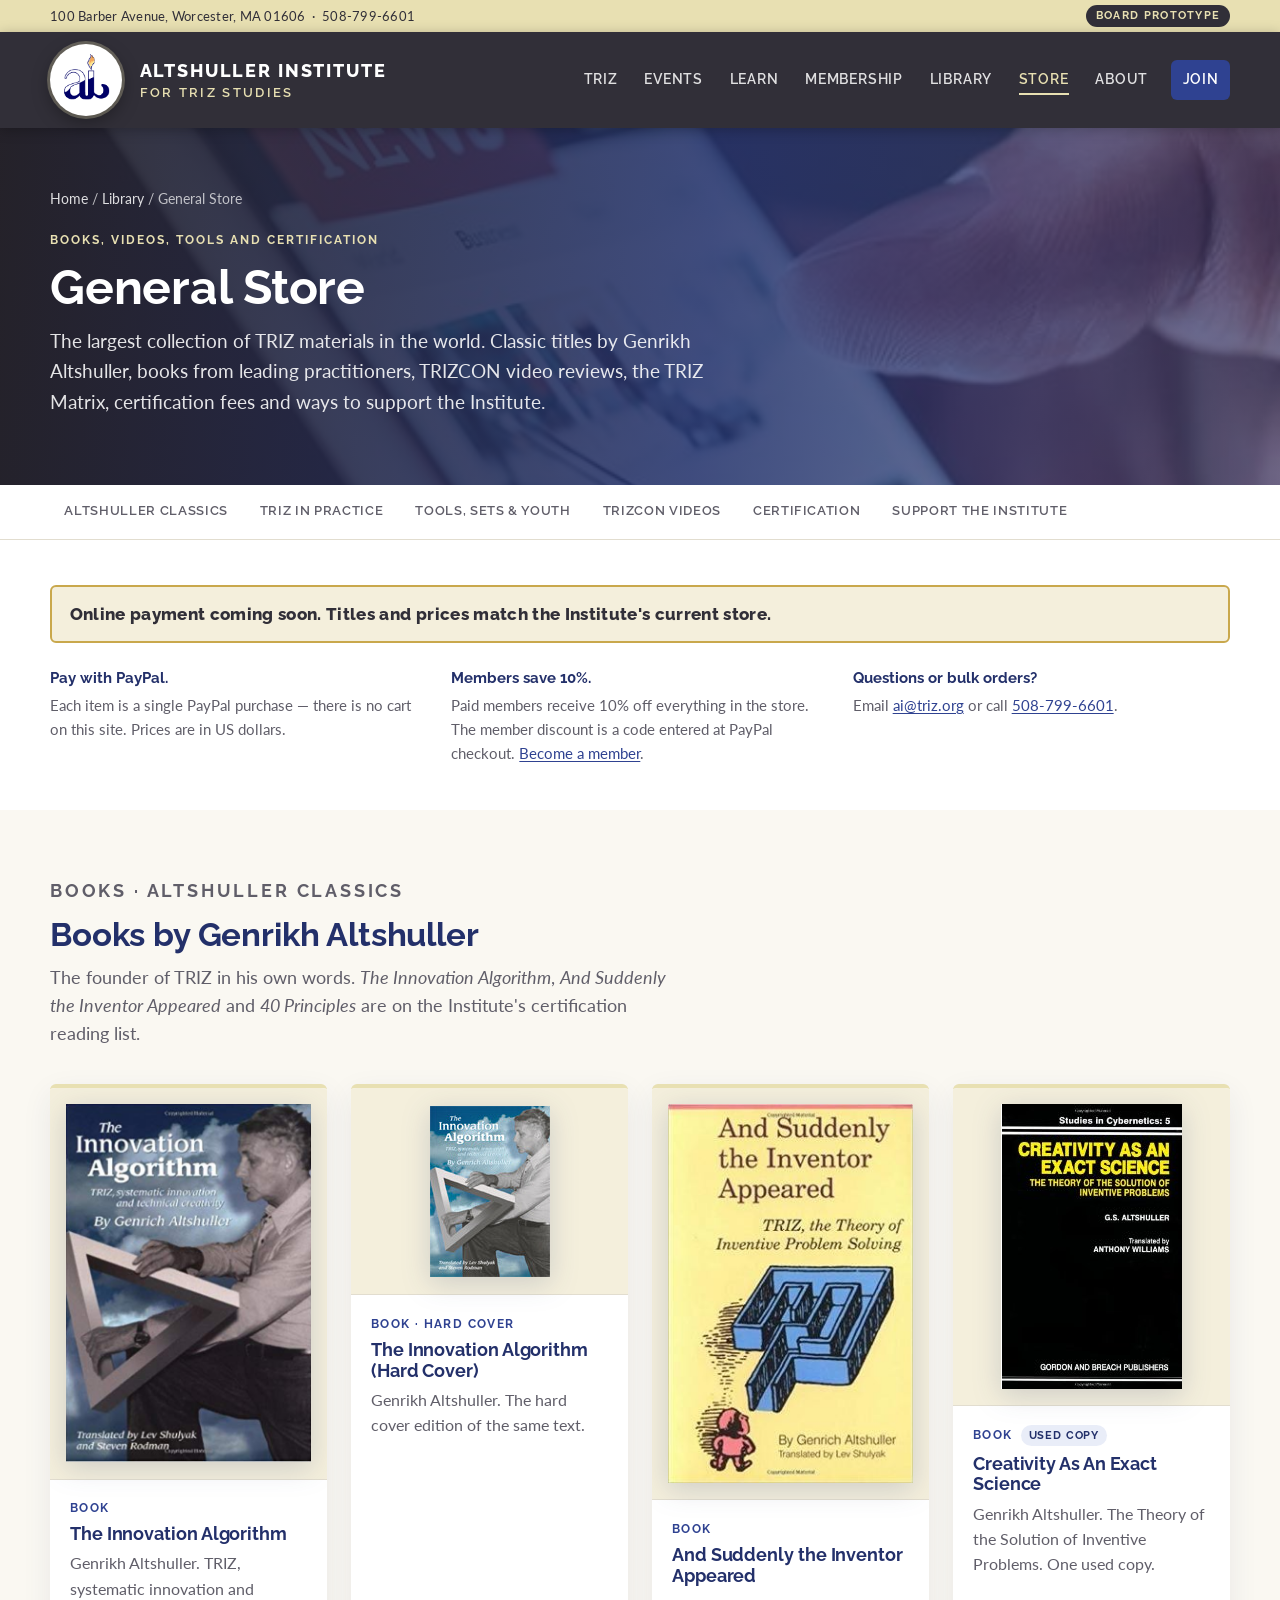
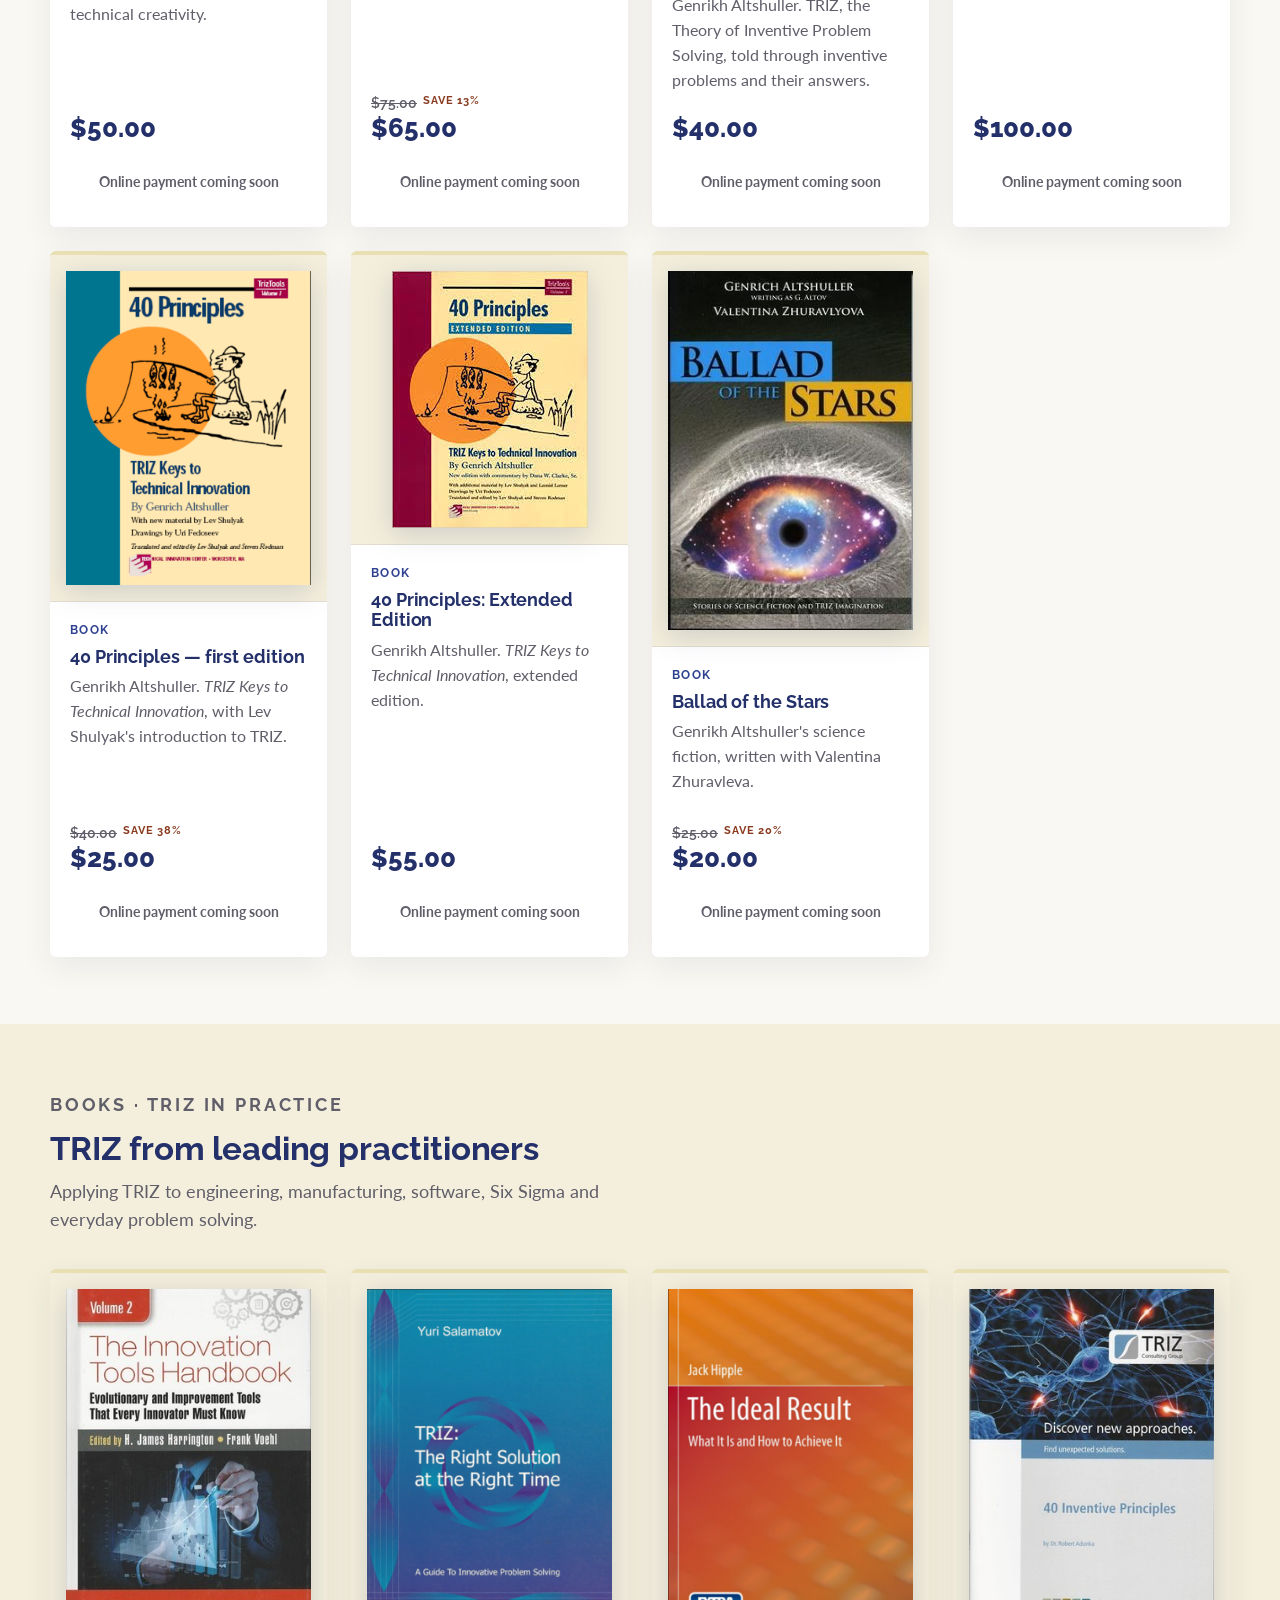
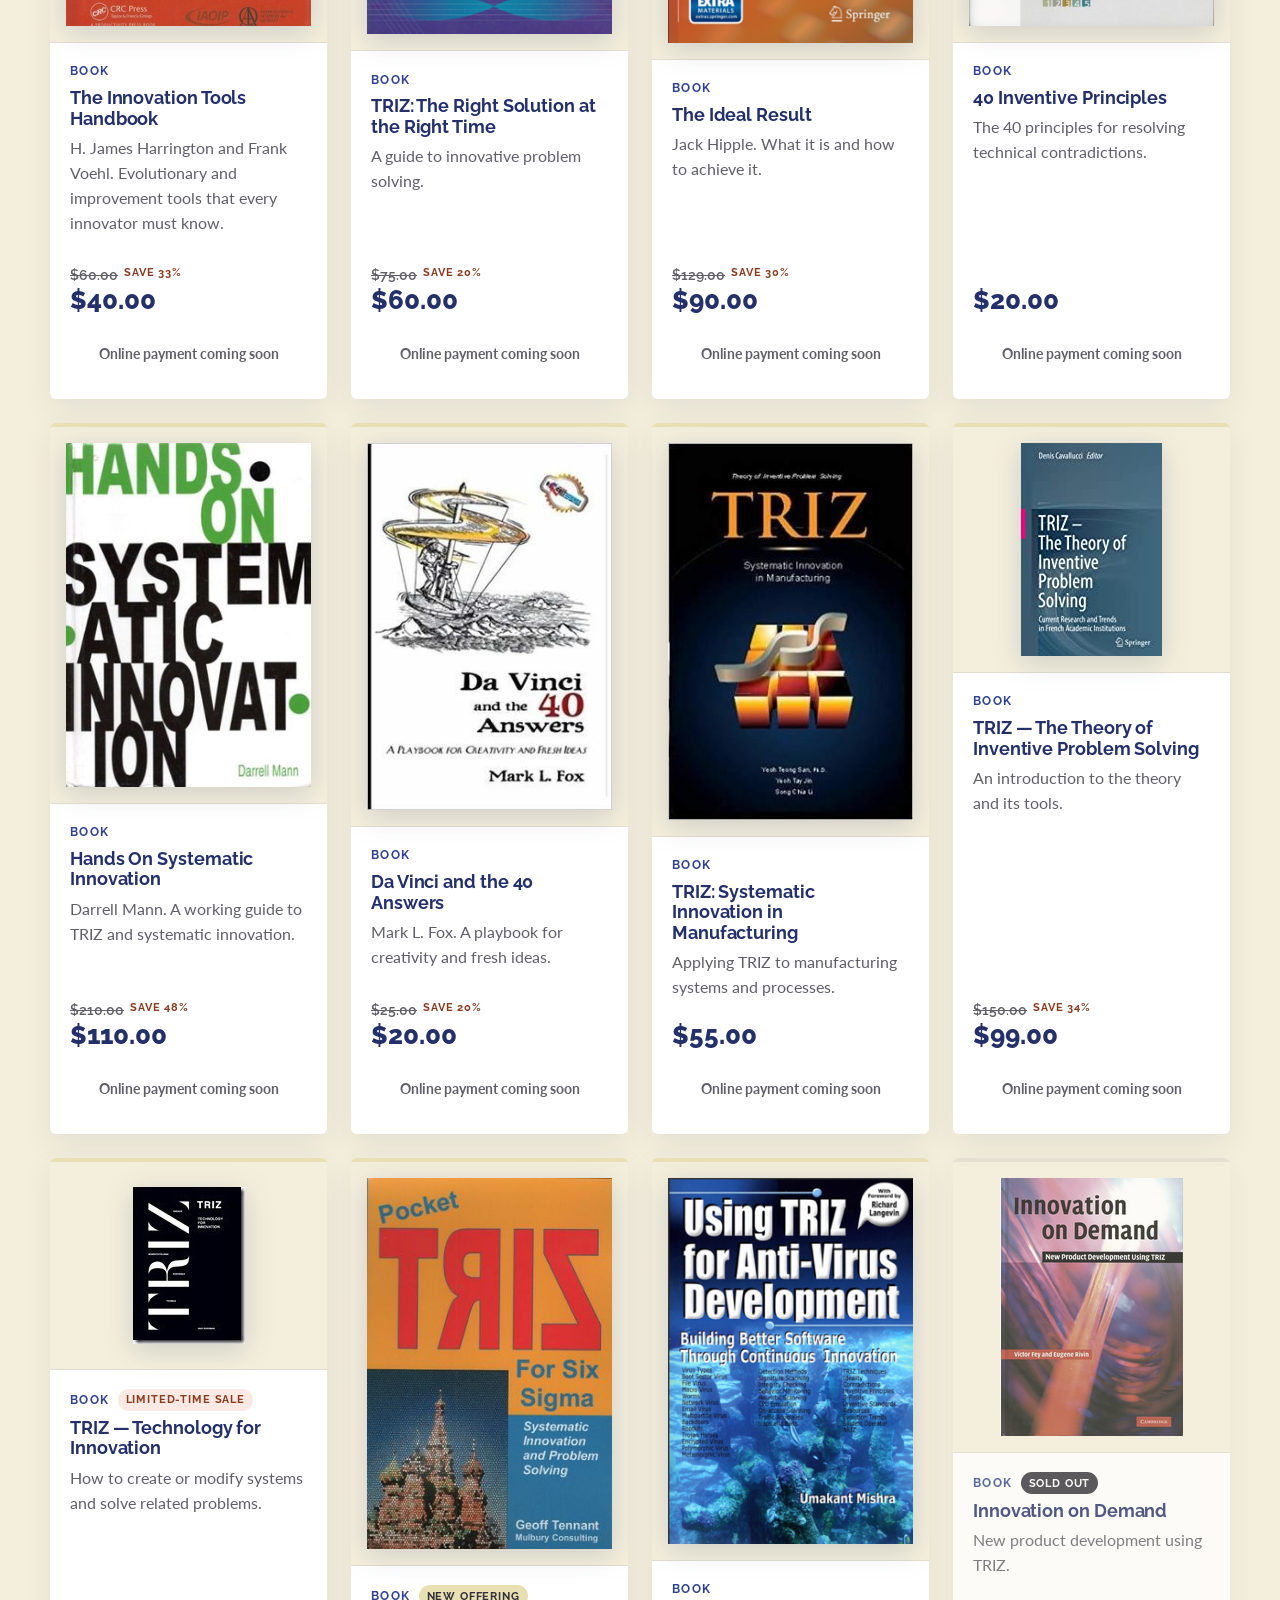
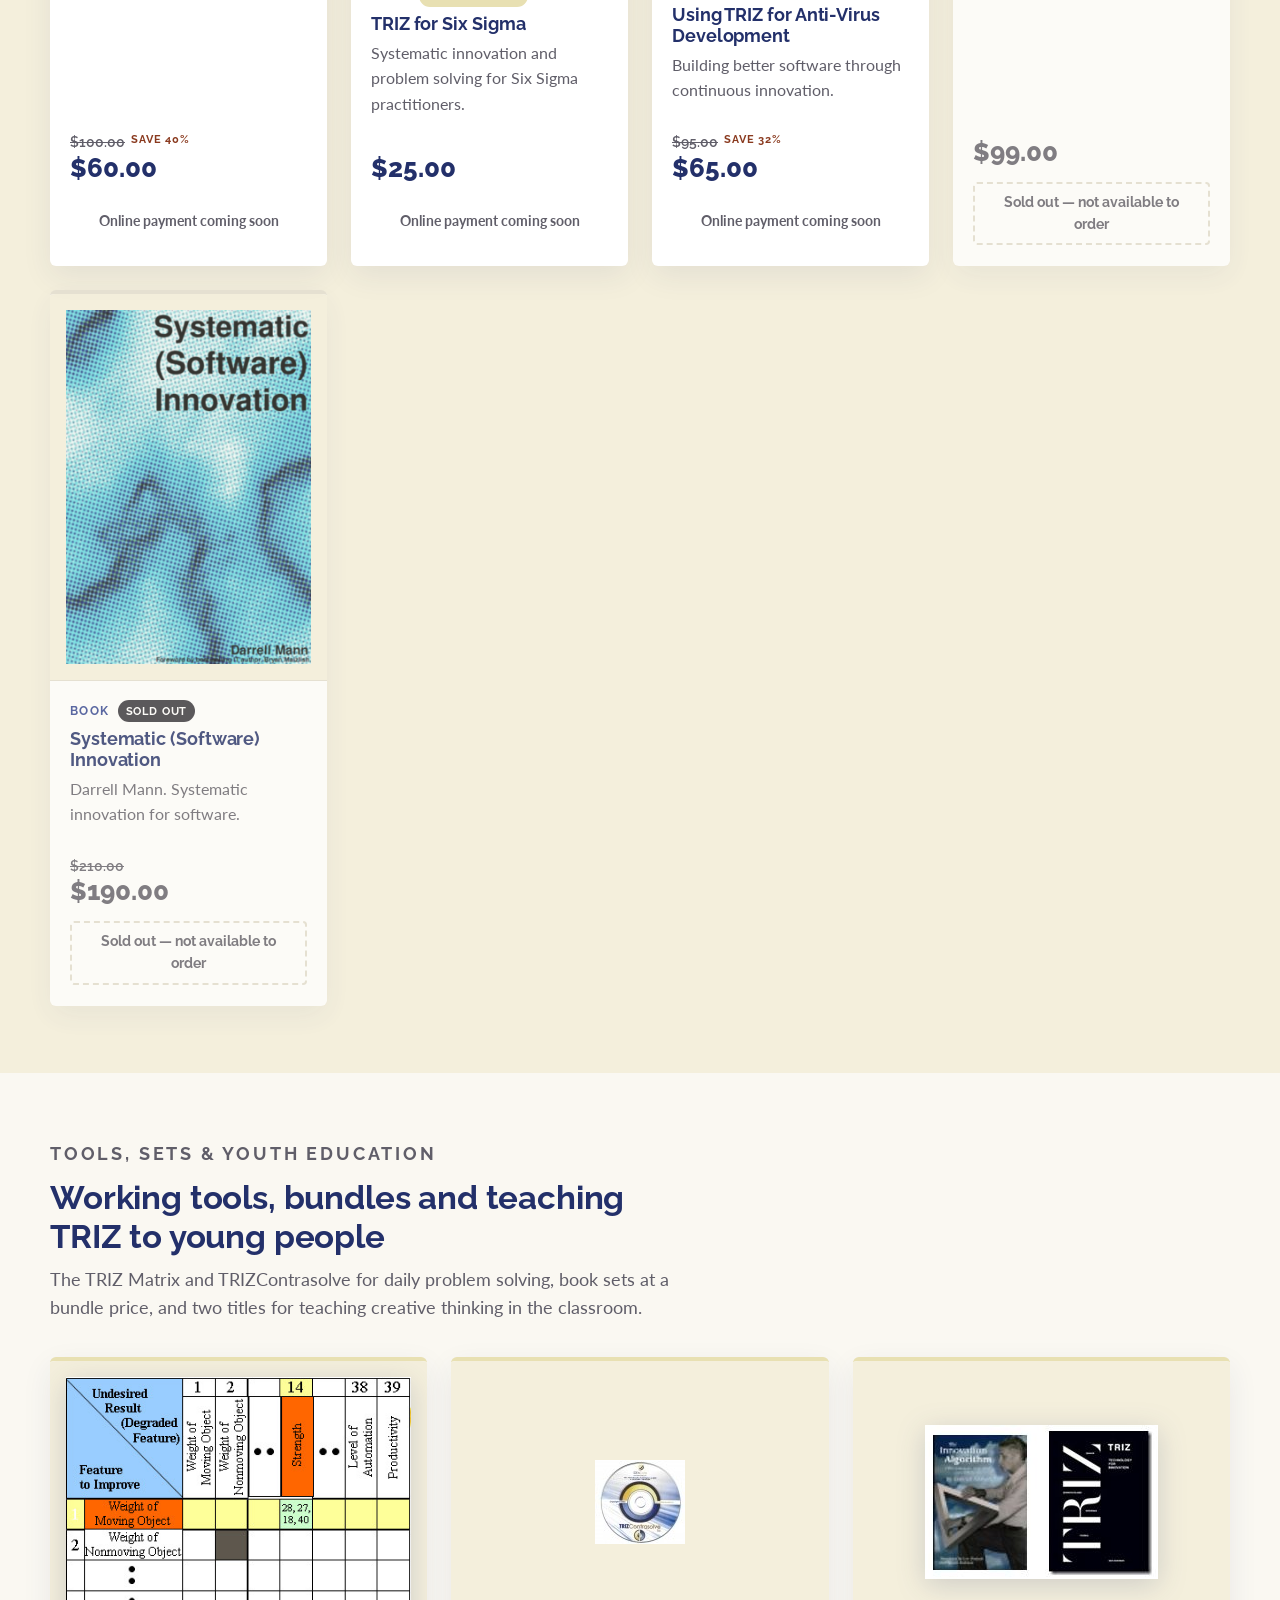
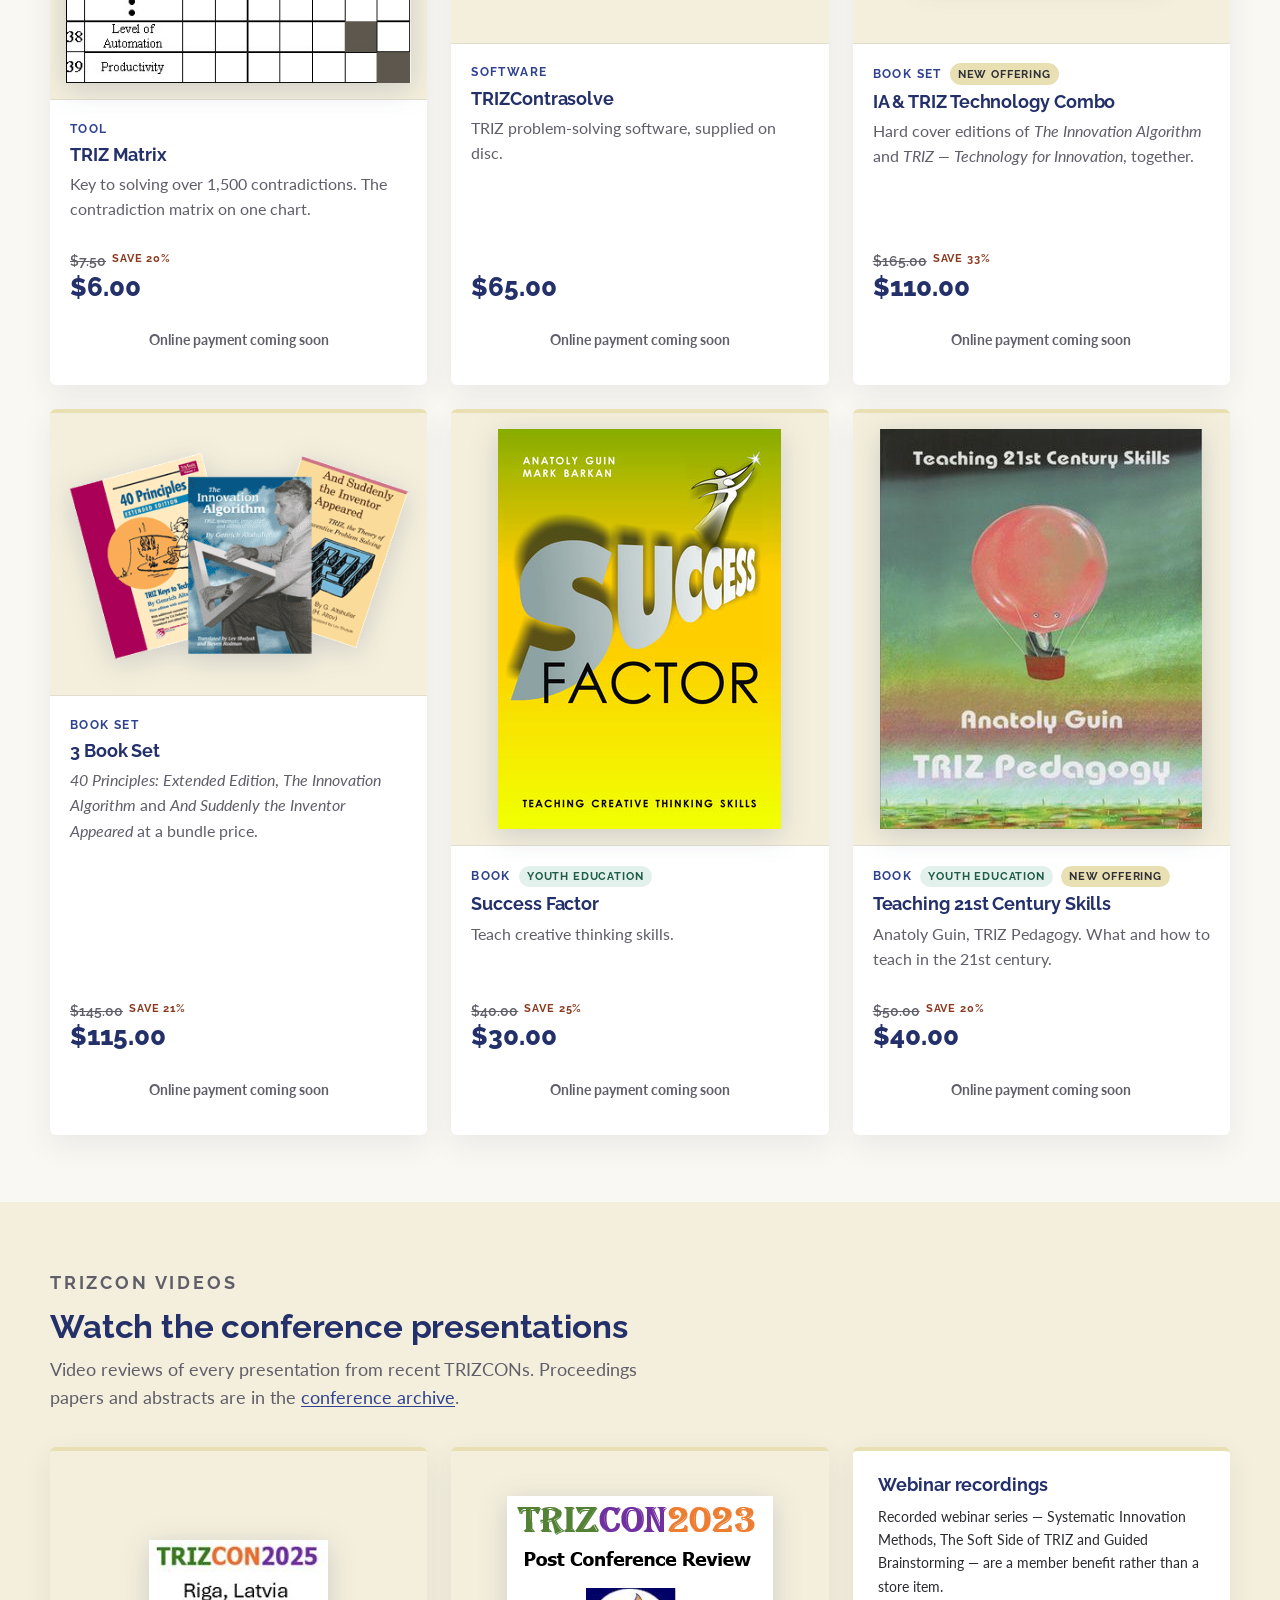
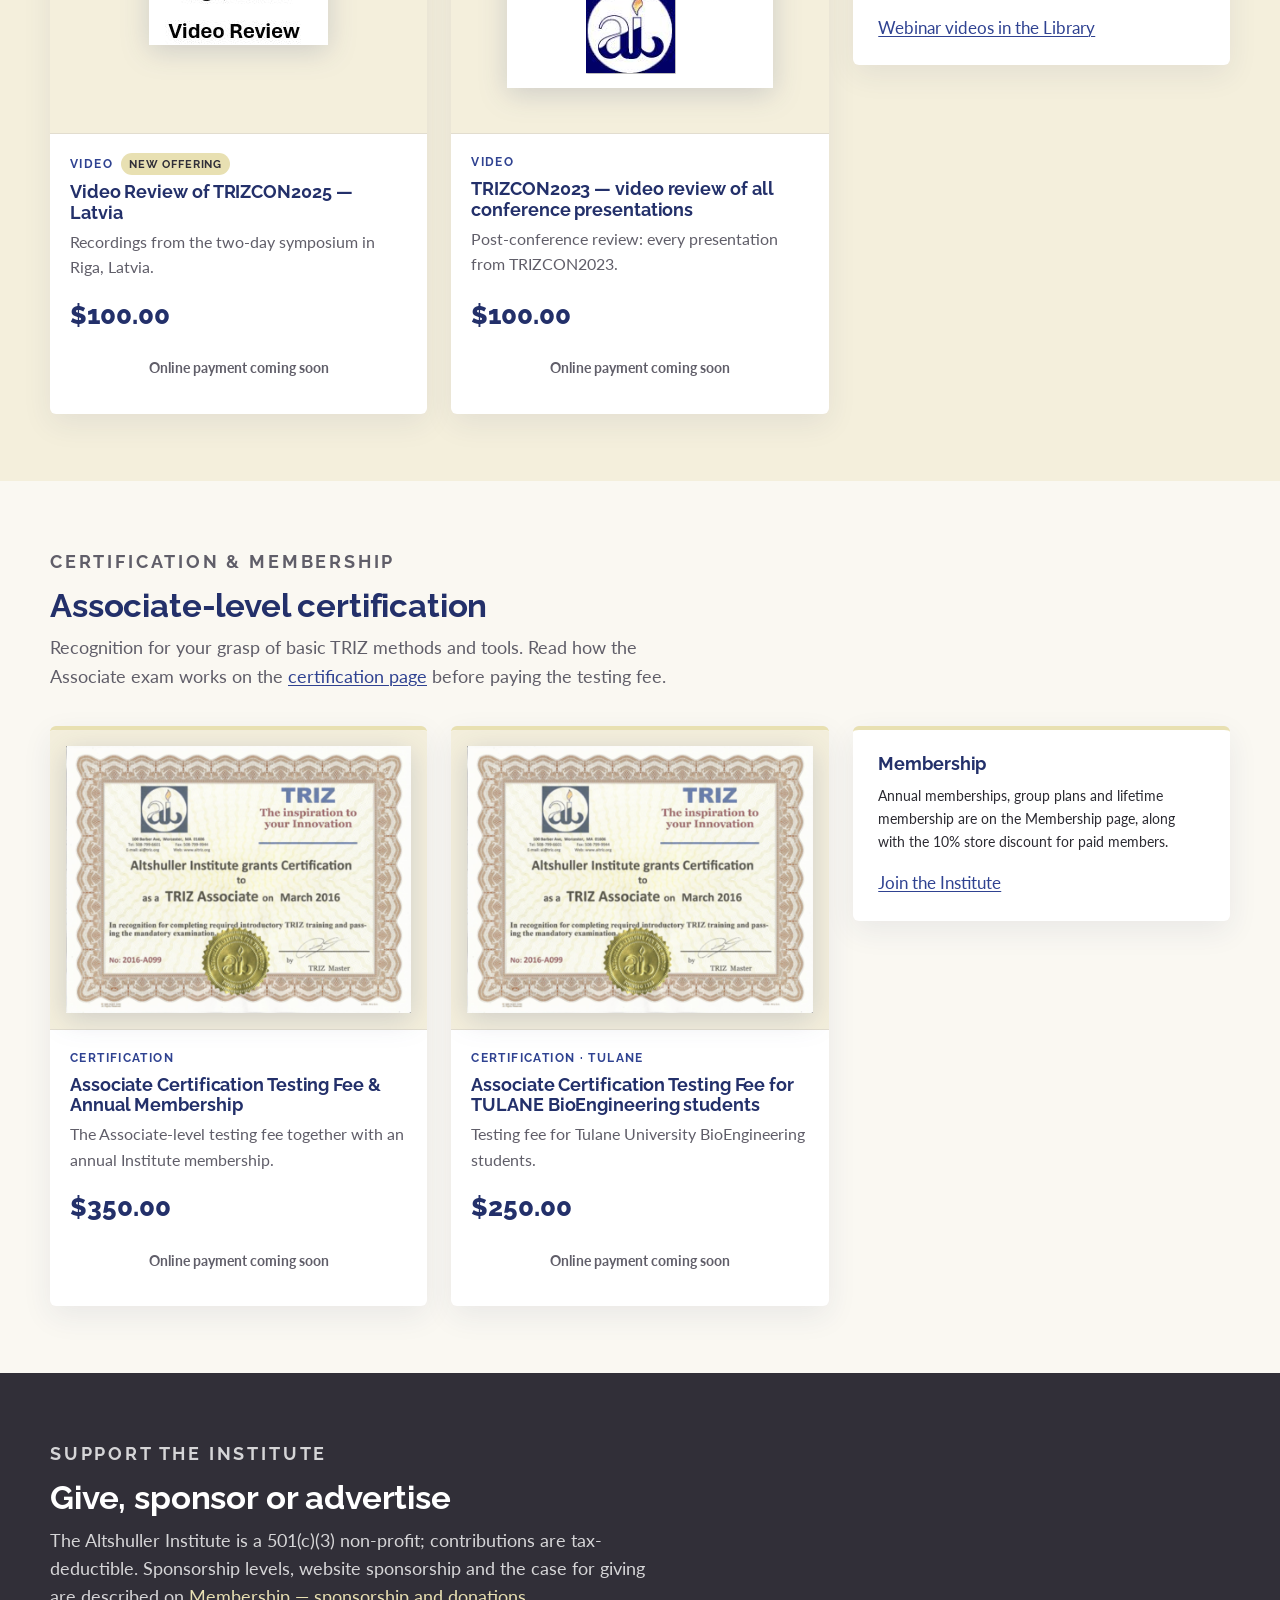
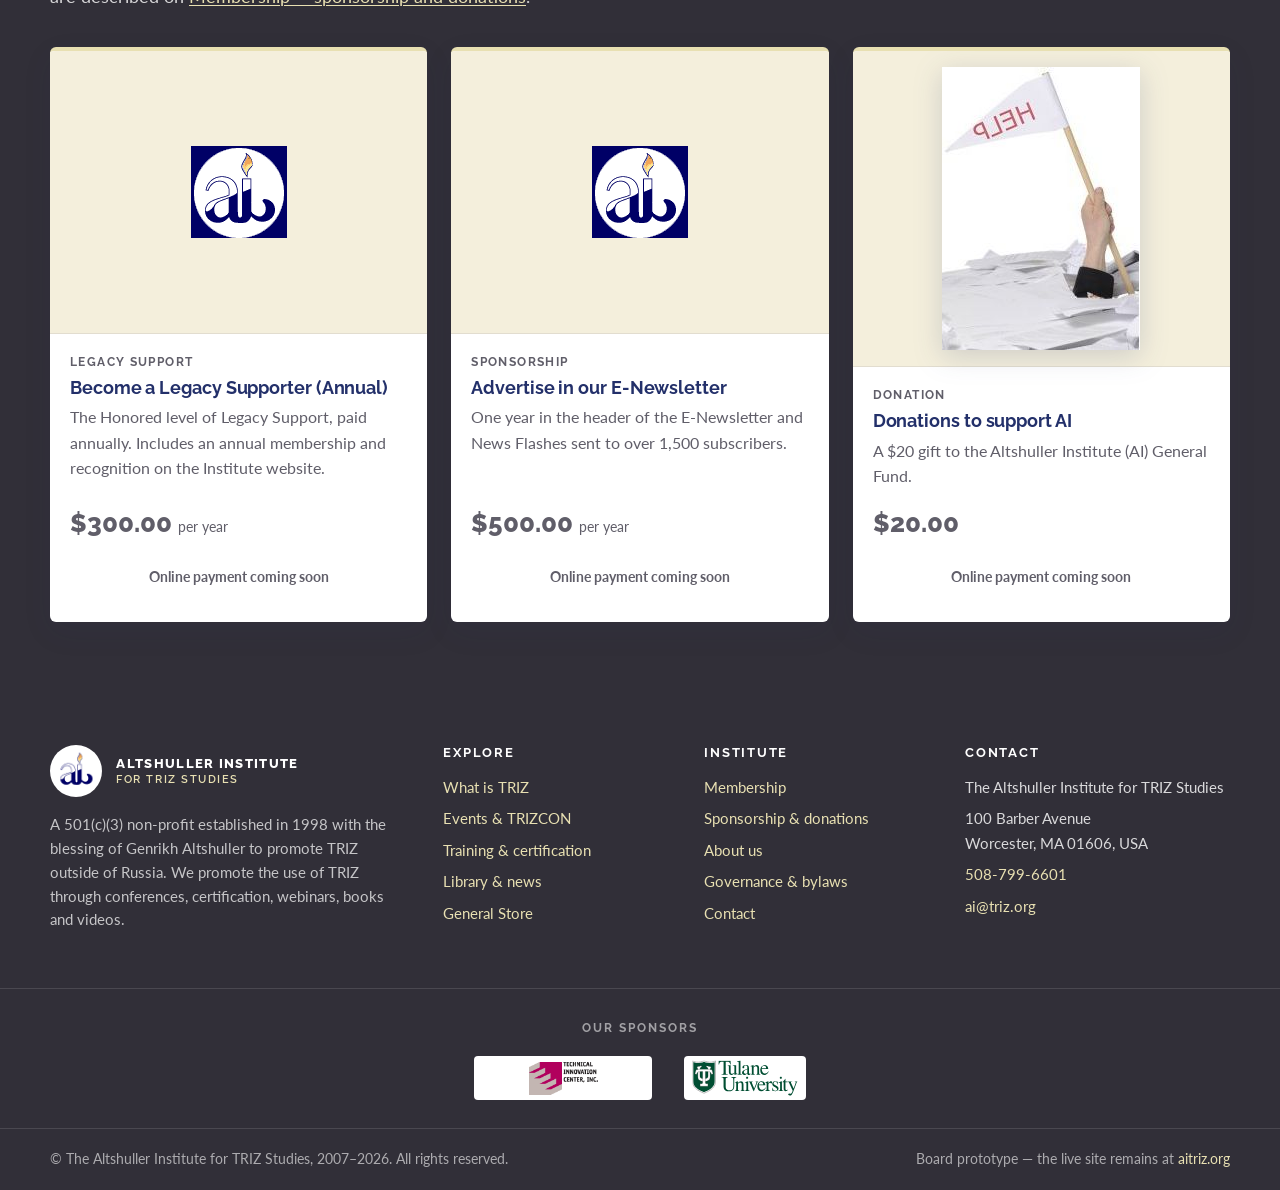
<file: pages/store.html>
<!DOCTYPE html>
<html lang="en">
<head>
  <meta charset="utf-8">
  <meta name="viewport" content="width=device-width, initial-scale=1">
  <link rel="canonical" href="https://aitriz.org/pages/store.html">
  <title>General Store — The Altshuller Institute for TRIZ Studies</title>
  <meta name="description" content="The Altshuller Institute General Store: TRIZ books by Genrikh Altshuller and leading practitioners, TRIZCON video reviews, the TRIZ Matrix, certification fees and ways to support the Institute.">
  <link rel="icon" href="../assets/brand/favicon.ico">
  <link rel="preconnect" href="https://fonts.googleapis.com">
  <link rel="preconnect" href="https://fonts.gstatic.com" crossorigin>
  <link rel="stylesheet" href="https://fonts.googleapis.com/css2?family=Raleway:wght@600;700;800&family=Lato:ital,wght@0,400;0,700;1,400&display=swap">
  <link rel="stylesheet" href="../css/site.css">
</head>
<body>
  <div class="utility">
    <div class="wrap">
      <span class="utility-contact">100 Barber Avenue, Worcester, MA 01606 &nbsp;·&nbsp; <a href="tel:+15087996601">508-799-6601</a></span>
      <span class="proto">Board prototype</span>
    </div>
  </div>

  <header class="site-header">
    <div class="wrap">
      <a class="brand" href="../index.html">
        <img src="../assets/brand/ai-logo.png" alt="" width="72" height="72">
        <span class="brand-text">Altshuller Institute<small>for TRIZ Studies</small></span>
      </a>
      <input type="checkbox" id="nav-toggle" class="nav-toggle">
      <label for="nav-toggle" class="nav-toggle-label" aria-label="Toggle navigation"><span></span></label>
      <nav class="nav" aria-label="Primary">
        <a href="triz.html">TRIZ</a>
        <a href="events.html">Events</a>
        <a href="learn.html">Learn</a>
        <a href="membership.html">Membership</a>
        <a href="library.html">Library</a>
        <a href="store.html" aria-current="page">Store</a>
        <a href="about.html">About</a>
        <a class="nav-cta" href="membership.html#join">Join</a>
      </nav>
    </div>
  </header>

  <section class="page-hero" style="background-image:url('../assets/banners/news.jpg')">
    <div class="wrap">
      <p class="crumbs"><a href="../index.html">Home</a> / <a href="library.html">Library</a> / General Store</p>
      <p class="kicker">Books, videos, tools and certification</p>
      <h1>General Store</h1>
      <p class="lede">The largest collection of TRIZ materials in the world. Classic titles by Genrikh Altshuller, books from leading practitioners, TRIZCON video reviews, the TRIZ Matrix, certification fees and ways to support the Institute.</p>
    </div>
  </section>
  <nav class="subnav" aria-label="Store sections">
    <div class="wrap">
      <a href="#altshuller">Altshuller classics</a>
      <a href="#practice">TRIZ in practice</a>
      <a href="#tools">Tools, sets &amp; youth</a>
      <a href="#videos">TRIZCON videos</a>
      <a href="#certification">Certification</a>
      <a href="#support">Support the Institute</a>
    </div>
  </nav>

  <main>
    <section class="section section-tight section-white">
      <div class="wrap">
        <p class="store-banner" role="status">Online payment coming soon. Titles and prices match the Institute's current store.</p>
        <div class="store-notes">
          <p><strong>Pay with PayPal.</strong> Each item is a single PayPal purchase — there is no cart on this site. Prices are in US dollars.</p>
          <p><strong>Members save 10%.</strong> Paid members receive 10% off everything in the store. The member discount is a code entered at PayPal checkout. <a href="membership.html#join">Become a member</a>.</p>
          <p><strong>Questions or bulk orders?</strong> Email <a href="mailto:ai@triz.org">ai@triz.org</a> or call <a href="tel:+15087996601">508-799-6601</a>.</p>
        </div>
      </div>
    </section>

    <section class="section" id="altshuller">
      <div class="wrap">
        <div class="section-head">
          <p class="kicker">Books · Altshuller classics</p>
          <h2>Books by Genrikh Altshuller</h2>
          <p>The founder of TRIZ in his own words. <em>The Innovation Algorithm</em>, <em>And Suddenly the Inventor Appeared</em> and <em>40 Principles</em> are on the Institute's certification reading list.</p>
        </div>
        <div class="grid grid-4 store-grid">
          <article class="card store-card">
            <div class="store-media">
              <img src="../assets/store/innovation-algorithm.png" alt="The Innovation Algorithm" width="256" height="375" loading="lazy">
            </div>
            <div class="card-body">
              <p class="store-kind">Book</p>
              <h3>The Innovation Algorithm</h3>
              <p>Genrikh Altshuller. TRIZ, systematic innovation and technical creativity.</p>
              <p class="store-price">$50.00</p>
              <div class="store-buy" data-sku="innovation-algorithm">
                <p class="store-checkout-status">Online payment coming soon</p>
                <div class="paypal-slot" hidden></div>
              </div>
            </div>
          </article>

          <article class="card store-card">
            <div class="store-media">
              <img src="../assets/store/innovation-algorithm-hard-cover.jpg" alt="The Innovation Algorithm (Hard Cover)" width="120" height="171" loading="lazy">
            </div>
            <div class="card-body">
              <p class="store-kind">Book · Hard cover</p>
              <h3>The Innovation Algorithm (Hard Cover)</h3>
              <p>Genrikh Altshuller. The hard cover edition of the same text.</p>
              <p class="store-price"><s class="store-was">$75.00</s> <span class="store-save">Save 13%</span><br>$65.00</p>
              <div class="store-buy" data-sku="innovation-algorithm-hard-cover">
                <p class="store-checkout-status">Online payment coming soon</p>
                <div class="paypal-slot" hidden></div>
              </div>
            </div>
          </article>

          <article class="card store-card">
            <div class="store-media">
              <img src="../assets/store/and-suddenly-the-inventor-appeared.jpg" alt="And Suddenly the Inventor Appeared" width="258" height="400" loading="lazy">
            </div>
            <div class="card-body">
              <p class="store-kind">Book</p>
              <h3>And Suddenly the Inventor Appeared</h3>
              <p>Genrikh Altshuller. TRIZ, the Theory of Inventive Problem Solving, told through inventive problems and their answers.</p>
              <p class="store-price">$40.00</p>
              <div class="store-buy" data-sku="and-suddenly-the-inventor-appeared">
                <p class="store-checkout-status">Online payment coming soon</p>
                <div class="paypal-slot" hidden></div>
              </div>
            </div>
          </article>

          <article class="card store-card">
            <div class="store-media">
              <img src="../assets/store/creativity-as-an-exact-science.png" alt="Creativity As An Exact Science" width="181" height="285" loading="lazy">
            </div>
            <div class="card-body">
              <p class="store-kind">Book <span class="store-tag">Used copy</span></p>
              <h3>Creativity As An Exact Science</h3>
              <p>Genrikh Altshuller. The Theory of the Solution of Inventive Problems. One used copy.</p>
              <p class="store-price">$100.00</p>
              <div class="store-buy" data-sku="creativity-as-an-exact-science">
                <p class="store-checkout-status">Online payment coming soon</p>
                <div class="paypal-slot" hidden></div>
              </div>
            </div>
          </article>

          <article class="card store-card">
            <div class="store-media">
              <img src="../assets/store/40-principles-first-edition.png" alt="40 Principles - first edition" width="312" height="400" loading="lazy">
            </div>
            <div class="card-body">
              <p class="store-kind">Book</p>
              <h3>40 Principles — first edition</h3>
              <p>Genrikh Altshuller. <em>TRIZ Keys to Technical Innovation</em>, with Lev Shulyak's introduction to TRIZ.</p>
              <p class="store-price"><s class="store-was">$40.00</s> <span class="store-save">Save 38%</span><br>$25.00</p>
              <div class="store-buy" data-sku="40-principles-first-edition">
                <p class="store-checkout-status">Online payment coming soon</p>
                <div class="paypal-slot" hidden></div>
              </div>
            </div>
          </article>

          <article class="card store-card">
            <div class="store-media">
              <img src="../assets/store/40-principles-extended-edition.jpg" alt="40 Principles: Extended Edition" width="196" height="257" loading="lazy">
            </div>
            <div class="card-body">
              <p class="store-kind">Book</p>
              <h3>40 Principles: Extended Edition</h3>
              <p>Genrikh Altshuller. <em>TRIZ Keys to Technical Innovation</em>, extended edition.</p>
              <p class="store-price">$55.00</p>
              <div class="store-buy" data-sku="40-principles-extended-edition">
                <p class="store-checkout-status">Online payment coming soon</p>
                <div class="paypal-slot" hidden></div>
              </div>
            </div>
          </article>

          <article class="card store-card">
            <div class="store-media">
              <img src="../assets/store/ballad-of-the-stars.jpg" alt="Ballad of the Stars" width="273" height="400" loading="lazy">
            </div>
            <div class="card-body">
              <p class="store-kind">Book</p>
              <h3>Ballad of the Stars</h3>
              <p>Genrikh Altshuller's science fiction, written with Valentina Zhuravleva.</p>
              <p class="store-price"><s class="store-was">$25.00</s> <span class="store-save">Save 20%</span><br>$20.00</p>
              <div class="store-buy" data-sku="ballad-of-the-stars">
                <p class="store-checkout-status">Online payment coming soon</p>
                <div class="paypal-slot" hidden></div>
              </div>
            </div>
          </article>
        </div>
      </div>
    </section>

    <section class="section section-alt" id="practice">
      <div class="wrap">
        <div class="section-head">
          <p class="kicker">Books · TRIZ in practice</p>
          <h2>TRIZ from leading practitioners</h2>
          <p>Applying TRIZ to engineering, manufacturing, software, Six Sigma and everyday problem solving.</p>
        </div>
        <div class="grid grid-4 store-grid">
          <article class="card store-card">
            <div class="store-media">
              <img src="../assets/store/innovation-tools-handbook.jpg" alt="The Innovation Tools Handbook" width="291" height="400" loading="lazy">
            </div>
            <div class="card-body">
              <p class="store-kind">Book</p>
              <h3>The Innovation Tools Handbook</h3>
              <p>H. James Harrington and Frank Voehl. Evolutionary and improvement tools that every innovator must know.</p>
              <p class="store-price"><s class="store-was">$60.00</s> <span class="store-save">Save 33%</span><br>$40.00</p>
              <div class="store-buy" data-sku="innovation-tools-handbook">
                <p class="store-checkout-status">Online payment coming soon</p>
                <div class="paypal-slot" hidden></div>
              </div>
            </div>
          </article>

          <article class="card store-card">
            <div class="store-media">
              <img src="../assets/store/triz-right-solution-right-time.png" alt="TRIZ: The Right Solution at the Right Time" width="284" height="400" loading="lazy">
            </div>
            <div class="card-body">
              <p class="store-kind">Book</p>
              <h3>TRIZ: The Right Solution at the Right Time</h3>
              <p>A guide to innovative problem solving.</p>
              <p class="store-price"><s class="store-was">$75.00</s> <span class="store-save">Save 20%</span><br>$60.00</p>
              <div class="store-buy" data-sku="triz-right-solution-right-time">
                <p class="store-checkout-status">Online payment coming soon</p>
                <div class="paypal-slot" hidden></div>
              </div>
            </div>
          </article>

          <article class="card store-card">
            <div class="store-media">
              <img src="../assets/store/the-ideal-result.png" alt="The Ideal Result" width="277" height="400" loading="lazy">
            </div>
            <div class="card-body">
              <p class="store-kind">Book</p>
              <h3>The Ideal Result</h3>
              <p>Jack Hipple. What it is and how to achieve it.</p>
              <p class="store-price"><s class="store-was">$129.00</s> <span class="store-save">Save 30%</span><br>$90.00</p>
              <div class="store-buy" data-sku="the-ideal-result">
                <p class="store-checkout-status">Online payment coming soon</p>
                <div class="paypal-slot" hidden></div>
              </div>
            </div>
          </article>

          <article class="card store-card">
            <div class="store-media">
              <img src="../assets/store/40-inventive-principles.jpg" alt="40 Inventive Principles" width="291" height="400" loading="lazy">
            </div>
            <div class="card-body">
              <p class="store-kind">Book</p>
              <h3>40 Inventive Principles</h3>
              <p>The 40 principles for resolving technical contradictions.</p>
              <p class="store-price">$20.00</p>
              <div class="store-buy" data-sku="40-inventive-principles">
                <p class="store-checkout-status">Online payment coming soon</p>
                <div class="paypal-slot" hidden></div>
              </div>
            </div>
          </article>

          <article class="card store-card">
            <div class="store-media">
              <img src="../assets/store/hands-on-systematic-innovation.jpg" alt="Hands On Systematic Innovation" width="285" height="400" loading="lazy">
            </div>
            <div class="card-body">
              <p class="store-kind">Book</p>
              <h3>Hands On Systematic Innovation</h3>
              <p>Darrell Mann. A working guide to TRIZ and systematic innovation.</p>
              <p class="store-price"><s class="store-was">$210.00</s> <span class="store-save">Save 48%</span><br>$110.00</p>
              <div class="store-buy" data-sku="hands-on-systematic-innovation">
                <p class="store-checkout-status">Online payment coming soon</p>
                <div class="paypal-slot" hidden></div>
              </div>
            </div>
          </article>

          <article class="card store-card">
            <div class="store-media">
              <img src="../assets/store/da-vinci-and-the-40-answers.jpg" alt="Da Vinci and the 40 Answers" width="267" height="400" loading="lazy">
            </div>
            <div class="card-body">
              <p class="store-kind">Book</p>
              <h3>Da Vinci and the 40 Answers</h3>
              <p>Mark L. Fox. A playbook for creativity and fresh ideas.</p>
              <p class="store-price"><s class="store-was">$25.00</s> <span class="store-save">Save 20%</span><br>$20.00</p>
              <div class="store-buy" data-sku="da-vinci-and-the-40-answers">
                <p class="store-checkout-status">Online payment coming soon</p>
                <div class="paypal-slot" hidden></div>
              </div>
            </div>
          </article>

          <article class="card store-card">
            <div class="store-media">
              <img src="../assets/store/triz-systematic-innovation-in-manufacturing.jpg" alt="TRIZ: Systematic Innovation in Manufacturing" width="260" height="400" loading="lazy">
            </div>
            <div class="card-body">
              <p class="store-kind">Book</p>
              <h3>TRIZ: Systematic Innovation in Manufacturing</h3>
              <p>Applying TRIZ to manufacturing systems and processes.</p>
              <p class="store-price">$55.00</p>
              <div class="store-buy" data-sku="triz-systematic-innovation-in-manufacturing">
                <p class="store-checkout-status">Online payment coming soon</p>
                <div class="paypal-slot" hidden></div>
              </div>
            </div>
          </article>

          <article class="card store-card">
            <div class="store-media">
              <img src="../assets/store/triz-theory-of-inventive-problem-solving.png" alt="TRIZ - The Theory of Inventive Problem Solving" width="141" height="213" loading="lazy">
            </div>
            <div class="card-body">
              <p class="store-kind">Book</p>
              <h3>TRIZ — The Theory of Inventive Problem Solving</h3>
              <p>An introduction to the theory and its tools.</p>
              <p class="store-price"><s class="store-was">$150.00</s> <span class="store-save">Save 34%</span><br>$99.00</p>
              <div class="store-buy" data-sku="triz-theory-of-inventive-problem-solving">
                <p class="store-checkout-status">Online payment coming soon</p>
                <div class="paypal-slot" hidden></div>
              </div>
            </div>
          </article>

          <article class="card store-card">
            <div class="store-media">
              <img src="../assets/store/triz-technology-for-innovation.jpg" alt="TRIZ - Technology for Innovation" width="112" height="157" loading="lazy">
            </div>
            <div class="card-body">
              <p class="store-kind">Book <span class="store-tag store-tag-sale">Limited-time sale</span></p>
              <h3>TRIZ — Technology for Innovation</h3>
              <p>How to create or modify systems and solve related problems.</p>
              <p class="store-price"><s class="store-was">$100.00</s> <span class="store-save">Save 40%</span><br>$60.00</p>
              <div class="store-buy" data-sku="triz-technology-for-innovation">
                <p class="store-checkout-status">Online payment coming soon</p>
                <div class="paypal-slot" hidden></div>
              </div>
            </div>
          </article>

          <article class="card store-card">
            <div class="store-media">
              <img src="../assets/store/triz-for-six-sigma.jpg" alt="TRIZ for Six Sigma" width="264" height="400" loading="lazy">
            </div>
            <div class="card-body">
              <p class="store-kind">Book <span class="store-tag store-tag-new">New offering</span></p>
              <h3>TRIZ for Six Sigma</h3>
              <p>Systematic innovation and problem solving for Six Sigma practitioners.</p>
              <p class="store-price">$25.00</p>
              <div class="store-buy" data-sku="triz-for-six-sigma">
                <p class="store-checkout-status">Online payment coming soon</p>
                <div class="paypal-slot" hidden></div>
              </div>
            </div>
          </article>

          <article class="card store-card">
            <div class="store-media">
              <img src="../assets/store/using-triz-for-anti-virus-development.png" alt="Using TRIZ for Anti-Virus Development" width="268" height="400" loading="lazy">
            </div>
            <div class="card-body">
              <p class="store-kind">Book</p>
              <h3>Using TRIZ for Anti-Virus Development</h3>
              <p>Building better software through continuous innovation.</p>
              <p class="store-price"><s class="store-was">$95.00</s> <span class="store-save">Save 32%</span><br>$65.00</p>
              <div class="store-buy" data-sku="using-triz-for-anti-virus-development">
                <p class="store-checkout-status">Online payment coming soon</p>
                <div class="paypal-slot" hidden></div>
              </div>
            </div>
          </article>

          <article class="card store-card is-soldout">
            <div class="store-media">
              <img src="../assets/store/innovation-on-demand.png" alt="Innovation on Demand" width="183" height="258" loading="lazy">
            </div>
            <div class="card-body">
              <p class="store-kind">Book <span class="store-tag store-tag-soldout">Sold out</span></p>
              <h3>Innovation on Demand</h3>
              <p>New product development using TRIZ.</p>
              <p class="store-price">$99.00</p>
              <p class="store-unavailable">Sold out — not available to order</p>
            </div>
          </article>

          <article class="card store-card is-soldout">
            <div class="store-media">
              <img src="../assets/store/systematic-software-innovation.png" alt="Systematic (Software) Innovation" width="277" height="400" loading="lazy">
            </div>
            <div class="card-body">
              <p class="store-kind">Book <span class="store-tag store-tag-soldout">Sold out</span></p>
              <h3>Systematic (Software) Innovation</h3>
              <p>Darrell Mann. Systematic innovation for software.</p>
              <p class="store-price"><s class="store-was">$210.00</s><br>$190.00</p>
              <p class="store-unavailable">Sold out — not available to order</p>
            </div>
          </article>
        </div>
      </div>
    </section>

    <section class="section" id="tools">
      <div class="wrap">
        <div class="section-head">
          <p class="kicker">Tools, sets &amp; youth education</p>
          <h2>Working tools, bundles and teaching TRIZ to young people</h2>
          <p>The TRIZ Matrix and TRIZContrasolve for daily problem solving, book sets at a bundle price, and two titles for teaching creative thinking in the classroom.</p>
        </div>
        <div class="grid grid-3 store-grid">
          <article class="card store-card">
            <div class="store-media">
              <img src="../assets/store/triz-matrix.jpg" alt="TRIZ Matrix" width="380" height="337" loading="lazy">
            </div>
            <div class="card-body">
              <p class="store-kind">Tool</p>
              <h3>TRIZ Matrix</h3>
              <p>Key to solving over 1,500 contradictions. The contradiction matrix on one chart.</p>
              <p class="store-price"><s class="store-was">$7.50</s> <span class="store-save">Save 20%</span><br>$6.00</p>
              <div class="store-buy" data-sku="triz-matrix">
                <p class="store-checkout-status">Online payment coming soon</p>
                <div class="paypal-slot" hidden></div>
              </div>
            </div>
          </article>

          <article class="card store-card">
            <div class="store-media">
              <img src="../assets/store/trizcontrasolve.jpg" alt="TRIZContrasolve" width="90" height="84" loading="lazy" class="is-small">
            </div>
            <div class="card-body">
              <p class="store-kind">Software</p>
              <h3>TRIZContrasolve</h3>
              <p>TRIZ problem-solving software, supplied on disc.</p>
              <p class="store-price">$65.00</p>
              <div class="store-buy" data-sku="trizcontrasolve">
                <p class="store-checkout-status">Online payment coming soon</p>
                <div class="paypal-slot" hidden></div>
              </div>
            </div>
          </article>

          <article class="card store-card">
            <div class="store-media">
              <img src="../assets/store/ia-triz-technology-combo.jpg" alt="IA &amp; TRIZ Technology Combo" width="233" height="154" loading="lazy">
            </div>
            <div class="card-body">
              <p class="store-kind">Book set <span class="store-tag store-tag-new">New offering</span></p>
              <h3>IA &amp; TRIZ Technology Combo</h3>
              <p>Hard cover editions of <em>The Innovation Algorithm</em> and <em>TRIZ — Technology for Innovation</em>, together.</p>
              <p class="store-price"><s class="store-was">$165.00</s> <span class="store-save">Save 33%</span><br>$110.00</p>
              <div class="store-buy" data-sku="ia-triz-technology-combo">
                <p class="store-checkout-status">Online payment coming soon</p>
                <div class="paypal-slot" hidden></div>
              </div>
            </div>
          </article>

          <article class="card store-card">
            <div class="store-media">
              <img src="../assets/store/3-book-set.gif" alt="3 Book Set" width="382" height="240" loading="lazy">
            </div>
            <div class="card-body">
              <p class="store-kind">Book set</p>
              <h3>3 Book Set</h3>
              <p><em>40 Principles: Extended Edition</em>, <em>The Innovation Algorithm</em> and <em>And Suddenly the Inventor Appeared</em> at a bundle price.</p>
              <p class="store-price"><s class="store-was">$145.00</s> <span class="store-save">Save 21%</span><br>$115.00</p>
              <div class="store-buy" data-sku="3-book-set">
                <p class="store-checkout-status">Online payment coming soon</p>
                <div class="paypal-slot" hidden></div>
              </div>
            </div>
          </article>

          <article class="card store-card">
            <div class="store-media">
              <img src="../assets/store/success-factor.jpg" alt="Success Factor" width="283" height="400" loading="lazy">
            </div>
            <div class="card-body">
              <p class="store-kind">Book <span class="store-tag store-tag-youth">Youth education</span></p>
              <h3>Success Factor</h3>
              <p>Teach creative thinking skills.</p>
              <p class="store-price"><s class="store-was">$40.00</s> <span class="store-save">Save 25%</span><br>$30.00</p>
              <div class="store-buy" data-sku="success-factor">
                <p class="store-checkout-status">Online payment coming soon</p>
                <div class="paypal-slot" hidden></div>
              </div>
            </div>
          </article>

          <article class="card store-card">
            <div class="store-media">
              <img src="../assets/store/teaching-21st-century-skills.jpg" alt="Teaching 21st Century Skills" width="322" height="400" loading="lazy">
            </div>
            <div class="card-body">
              <p class="store-kind">Book <span class="store-tag store-tag-youth">Youth education</span> <span class="store-tag store-tag-new">New offering</span></p>
              <h3>Teaching 21st Century Skills</h3>
              <p>Anatoly Guin, TRIZ Pedagogy. What and how to teach in the 21st century.</p>
              <p class="store-price"><s class="store-was">$50.00</s> <span class="store-save">Save 20%</span><br>$40.00</p>
              <div class="store-buy" data-sku="teaching-21st-century-skills">
                <p class="store-checkout-status">Online payment coming soon</p>
                <div class="paypal-slot" hidden></div>
              </div>
            </div>
          </article>
        </div>
      </div>
    </section>

    <section class="section section-alt" id="videos">
      <div class="wrap">
        <div class="section-head">
          <p class="kicker">TRIZCON videos</p>
          <h2>Watch the conference presentations</h2>
          <p>Video reviews of every presentation from recent TRIZCONs. Proceedings papers and abstracts are in the <a href="events.html#archive">conference archive</a>.</p>
        </div>
        <div class="grid grid-3 store-grid">
          <article class="card store-card">
            <div class="store-media">
              <img src="../assets/store/trizcon2025-video-review.jpg" alt="Video Review of TRIZCON2025 - Latvia" width="179" height="105" loading="lazy">
            </div>
            <div class="card-body">
              <p class="store-kind">Video <span class="store-tag store-tag-new">New offering</span></p>
              <h3>Video Review of TRIZCON2025 — Latvia</h3>
              <p>Recordings from the two-day symposium in Riga, Latvia.</p>
              <p class="store-price">$100.00</p>
              <div class="store-buy" data-sku="trizcon2025-video-review">
                <p class="store-checkout-status">Online payment coming soon</p>
                <div class="paypal-slot" hidden></div>
              </div>
            </div>
          </article>

          <article class="card store-card">
            <div class="store-media">
              <img src="../assets/store/trizcon2023-video-review.png" alt="TRIZCON2023 -- video review of all conference presentations" width="266" height="192" loading="lazy">
            </div>
            <div class="card-body">
              <p class="store-kind">Video</p>
              <h3>TRIZCON2023 — video review of all conference presentations</h3>
              <p>Post-conference review: every presentation from TRIZCON2023.</p>
              <p class="store-price">$100.00</p>
              <div class="store-buy" data-sku="trizcon2023-video-review">
                <p class="store-checkout-status">Online payment coming soon</p>
                <div class="paypal-slot" hidden></div>
              </div>
            </div>
          </article>

          <div class="aside-box">
            <h3>Webinar recordings</h3>
            <p class="small">Recorded webinar series — Systematic Innovation Methods, The Soft Side of TRIZ and Guided Brainstorming — are a member benefit rather than a store item.</p>
            <a href="library.html#publications">Webinar videos in the Library</a>
          </div>
        </div>
      </div>
    </section>

    <section class="section" id="certification">
      <div class="wrap">
        <div class="section-head">
          <p class="kicker">Certification &amp; membership</p>
          <h2>Associate-level certification</h2>
          <p>Recognition for your grasp of basic TRIZ methods and tools. Read how the Associate exam works on the <a href="learn.html#certification">certification page</a> before paying the testing fee.</p>
        </div>
        <div class="grid grid-3 store-grid">
          <article class="card store-card">
            <div class="store-media">
              <img src="../assets/store/associate-certification-fee-membership.png" alt="Associate Certification Testing Fee &amp; Annual Membership" width="400" height="309" loading="lazy">
            </div>
            <div class="card-body">
              <p class="store-kind">Certification</p>
              <h3>Associate Certification Testing Fee &amp; Annual Membership</h3>
              <p>The Associate-level testing fee together with an annual Institute membership.</p>
              <p class="store-price">$350.00</p>
              <div class="store-buy" data-sku="associate-certification-fee-membership">
                <p class="store-checkout-status">Online payment coming soon</p>
                <div class="paypal-slot" hidden></div>
              </div>
            </div>
          </article>

          <article class="card store-card">
            <div class="store-media">
              <img src="../assets/store/associate-certification-fee-tulane.png" alt="Associate Certification Testing Fee for TULANE BioEngineering students" width="400" height="309" loading="lazy">
            </div>
            <div class="card-body">
              <p class="store-kind">Certification · Tulane</p>
              <h3>Associate Certification Testing Fee for TULANE BioEngineering students</h3>
              <p>Testing fee for Tulane University BioEngineering students.</p>
              <p class="store-price">$250.00</p>
              <div class="store-buy" data-sku="associate-certification-fee-tulane">
                <p class="store-checkout-status">Online payment coming soon</p>
                <div class="paypal-slot" hidden></div>
              </div>
            </div>
          </article>

          <div class="aside-box">
            <h3>Membership</h3>
            <p class="small">Annual memberships, group plans and lifetime membership are on the Membership page, along with the 10% store discount for paid members.</p>
            <a href="membership.html#join">Join the Institute</a>
          </div>
        </div>
      </div>
    </section>

    <section class="section section-dark" id="support">
      <div class="wrap">
        <div class="section-head">
          <p class="kicker">Support the Institute</p>
          <h2>Give, sponsor or advertise</h2>
          <p>The Altshuller Institute is a 501(c)(3) non-profit; contributions are tax-deductible. Sponsorship levels, website sponsorship and the case for giving are described on <a href="membership.html#support">Membership — sponsorship and donations</a>.</p>
        </div>
        <div class="grid grid-3 store-grid">
          <article class="card store-card">
            <div class="store-media">
              <img src="../assets/store/legacy-supporter-annual.gif" alt="Become a Legacy Supporter (Annual)" width="96" height="92" loading="lazy" class="is-small">
            </div>
            <div class="card-body">
              <p class="store-kind">Legacy support</p>
              <h3>Become a Legacy Supporter (Annual)</h3>
              <p>The Honored level of Legacy Support, paid annually. Includes an annual membership and recognition on the Institute website.</p>
              <p class="store-price">$300.00 <small>per year</small></p>
              <div class="store-buy" data-sku="legacy-supporter-annual">
                <p class="store-checkout-status">Online payment coming soon</p>
                <div class="paypal-slot" hidden></div>
              </div>
            </div>
          </article>

          <article class="card store-card">
            <div class="store-media">
              <img src="../assets/store/advertise-e-newsletter.gif" alt="Advertise in our E-Newsletter" width="96" height="92" loading="lazy" class="is-small">
            </div>
            <div class="card-body">
              <p class="store-kind">Sponsorship</p>
              <h3>Advertise in our E-Newsletter</h3>
              <p>One year in the header of the E-Newsletter and News Flashes sent to over 1,500 subscribers.</p>
              <p class="store-price">$500.00 <small>per year</small></p>
              <div class="store-buy" data-sku="advertise-e-newsletter">
                <p class="store-checkout-status">Online payment coming soon</p>
                <div class="paypal-slot" hidden></div>
              </div>
            </div>
          </article>

          <article class="card store-card">
            <div class="store-media">
              <img src="../assets/store/donation-20.jpg" alt="Donations to support AI" width="198" height="283" loading="lazy">
            </div>
            <div class="card-body">
              <p class="store-kind">Donation</p>
              <h3>Donations to support AI</h3>
              <p>A $20 gift to the Altshuller Institute (AI) General Fund.</p>
              <p class="store-price">$20.00</p>
              <div class="store-buy" data-sku="donation-20">
                <p class="store-checkout-status">Online payment coming soon</p>
                <div class="paypal-slot" hidden></div>
              </div>
            </div>
          </article>
        </div>
      </div>
    </section>
  </main>

  <footer class="site-footer">
    <div class="wrap footer-main">
      <div>
        <div class="footer-brand">
          <img src="../assets/brand/ai-logo.png" alt="">
          <span class="brand-text">Altshuller Institute<small>for TRIZ Studies</small></span>
        </div>
        <p>A 501(c)(3) non-profit established in 1998 with the blessing of Genrikh Altshuller to promote TRIZ outside of Russia. We promote the use of TRIZ through conferences, certification, webinars, books and videos.</p>
      </div>
      <div>
        <h4>Explore</h4>
        <ul>
          <li><a href="triz.html">What is TRIZ</a></li>
          <li><a href="events.html">Events &amp; TRIZCON</a></li>
          <li><a href="learn.html">Training &amp; certification</a></li>
          <li><a href="library.html">Library &amp; news</a></li>
          <li><a href="store.html">General Store</a></li>
        </ul>
      </div>
      <div>
        <h4>Institute</h4>
        <ul>
          <li><a href="membership.html">Membership</a></li>
          <li><a href="membership.html#support">Sponsorship &amp; donations</a></li>
          <li><a href="about.html">About us</a></li>
          <li><a href="about.html#governance">Governance &amp; bylaws</a></li>
          <li><a href="about.html#contact">Contact</a></li>
        </ul>
      </div>
      <div>
        <h4>Contact</h4>
        <ul>
          <li>The Altshuller Institute for TRIZ Studies</li>
          <li>100 Barber Avenue<br>Worcester, MA 01606, USA</li>
          <li><a href="tel:+15087996601">508-799-6601</a></li>
          <li><a href="mailto:ai@triz.org">ai@triz.org</a></li>
        </ul>
      </div>
    </div>
    <div class="footer-sponsors">
      <div class="wrap">
        <p class="kicker">Our sponsors</p>
        <div class="sponsors">
          <img src="../assets/sponsors/tic.png" alt="Technical Innovation Center, Inc.">
          <img src="../assets/sponsors/tulane.svg" alt="Tulane University">
        </div>
      </div>
    </div>
    <div class="footer-bottom">
      <div class="wrap">
        <span>© The Altshuller Institute for TRIZ Studies, 2007–2026. All rights reserved.</span>
        <span>Board prototype — the live site remains at <a href="https://www.aitriz.org" target="_blank" rel="noopener">aitriz.org</a></span>
      </div>
    </div>
  </footer>
  <!-- Hosted button IDs and paymentsEnabled: js/site-config.js -->
  <script src="../js/site-config.js"></script>
  <script src="../js/store.js"></script>
  <script src="../js/nav.js"></script>
</body>
</html>
</file>
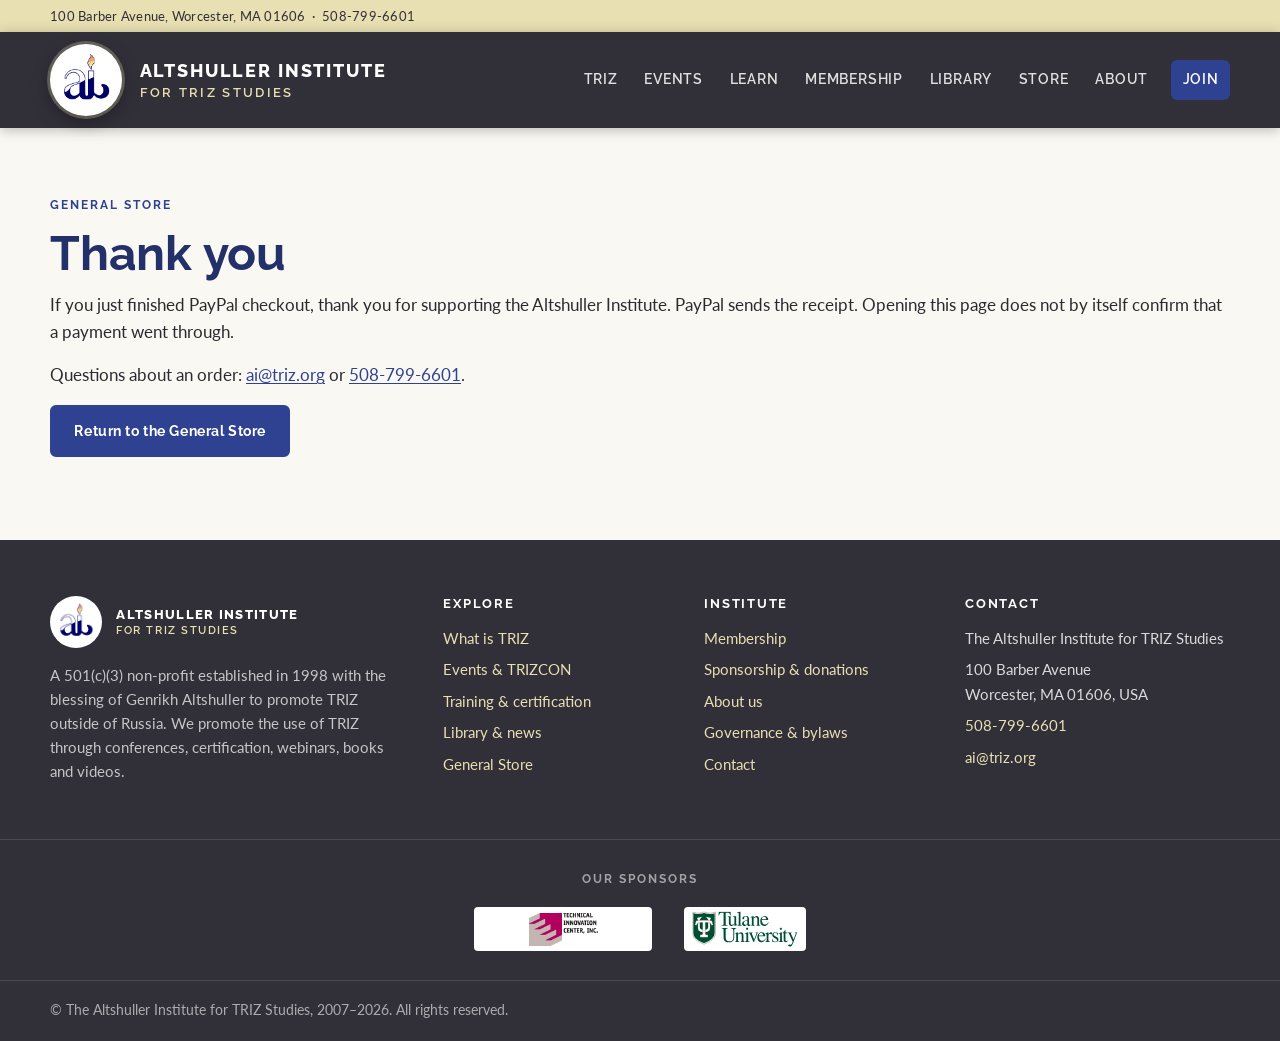
<file: pages/thanks.html>
<!DOCTYPE html>
<html lang="en">
<head>
  <meta charset="utf-8">
  <meta name="viewport" content="width=device-width, initial-scale=1">
  <link rel="canonical" href="https://aitriz.org/pages/thanks.html">
  <meta name="robots" content="noindex">
  <title>Thank you — The Altshuller Institute for TRIZ Studies</title>
  <meta name="description" content="Thank you for a General Store checkout through PayPal. The Institute emails nothing from this page; PayPal sends the receipt.">
  <link rel="icon" href="../assets/brand/favicon.ico">
  <link rel="preconnect" href="https://fonts.googleapis.com">
  <link rel="preconnect" href="https://fonts.gstatic.com" crossorigin>
  <link rel="stylesheet" href="https://fonts.googleapis.com/css2?family=Raleway:wght@600;700;800&family=Lato:ital,wght@0,400;0,700;1,400&display=swap">
  <link rel="stylesheet" href="../css/site.css">
</head>
<body>
  <div class="utility">
    <div class="wrap">
      <span class="utility-contact">100 Barber Avenue, Worcester, MA 01606 &nbsp;·&nbsp; <a href="tel:+15087996601">508-799-6601</a></span>
    </div>
  </div>

  <header class="site-header">
    <div class="wrap">
      <a class="brand" href="../index.html">
        <img src="../assets/brand/ai-logo.png" alt="" width="72" height="72">
        <span class="brand-text">Altshuller Institute<small>for TRIZ Studies</small></span>
      </a>
      <input type="checkbox" id="nav-toggle" class="nav-toggle">
      <label for="nav-toggle" class="nav-toggle-label" aria-label="Toggle navigation"><span></span></label>
      <nav class="nav" aria-label="Primary">
        <a href="triz.html">TRIZ</a>
        <a href="events.html">Events</a>
        <a href="learn.html">Learn</a>
        <a href="membership.html">Membership</a>
        <a href="library.html">Library</a>
        <a href="store.html">Store</a>
        <a href="about.html">About</a>
        <a class="nav-cta" href="membership.html#join">Join</a>
      </nav>
    </div>
  </header>

  <main>
    <section class="section">
      <div class="wrap prose">
        <p class="kicker">General Store</p>
        <h1>Thank you</h1>
        <p>If you just finished PayPal checkout, thank you for supporting the Altshuller Institute. PayPal sends the receipt. Opening this page does not by itself confirm that a payment went through.</p>
        <p>Questions about an order: <a href="mailto:ai@triz.org">ai@triz.org</a> or <a href="tel:+15087996601">508-799-6601</a>.</p>
        <p><a class="btn btn-primary" href="store.html">Return to the General Store</a></p>
      </div>
    </section>
  </main>

  <footer class="site-footer">
    <div class="wrap footer-main">
      <div>
        <div class="footer-brand">
          <img src="../assets/brand/ai-logo.png" alt="">
          <span class="brand-text">Altshuller Institute<small>for TRIZ Studies</small></span>
        </div>
        <p>A 501(c)(3) non-profit established in 1998 with the blessing of Genrikh Altshuller to promote TRIZ outside of Russia. We promote the use of TRIZ through conferences, certification, webinars, books and videos.</p>
      </div>
      <div>
        <h4>Explore</h4>
        <ul>
          <li><a href="triz.html">What is TRIZ</a></li>
          <li><a href="events.html">Events &amp; TRIZCON</a></li>
          <li><a href="learn.html">Training &amp; certification</a></li>
          <li><a href="library.html">Library &amp; news</a></li>
          <li><a href="store.html">General Store</a></li>
        </ul>
      </div>
      <div>
        <h4>Institute</h4>
        <ul>
          <li><a href="membership.html">Membership</a></li>
          <li><a href="membership.html#support">Sponsorship &amp; donations</a></li>
          <li><a href="about.html">About us</a></li>
          <li><a href="about.html#governance">Governance &amp; bylaws</a></li>
          <li><a href="about.html#contact">Contact</a></li>
        </ul>
      </div>
      <div>
        <h4>Contact</h4>
        <ul>
          <li>The Altshuller Institute for TRIZ Studies</li>
          <li>100 Barber Avenue<br>Worcester, MA 01606, USA</li>
          <li><a href="tel:+15087996601">508-799-6601</a></li>
          <li><a href="mailto:ai@triz.org">ai@triz.org</a></li>
        </ul>
      </div>
    </div>
    <div class="footer-sponsors">
      <div class="wrap">
        <p class="kicker">Our sponsors</p>
        <div class="sponsors">
          <img src="../assets/sponsors/tic.png" alt="Technical Innovation Center, Inc.">
          <img src="../assets/sponsors/tulane.svg" alt="Tulane University">
        </div>
      </div>
    </div>
    <div class="footer-bottom">
      <div class="wrap">
        <span>© The Altshuller Institute for TRIZ Studies, 2007–2026. All rights reserved.</span>
      </div>
    </div>
  </footer>
  <script src="../js/nav.js"></script>
</body>
</html>
</file>
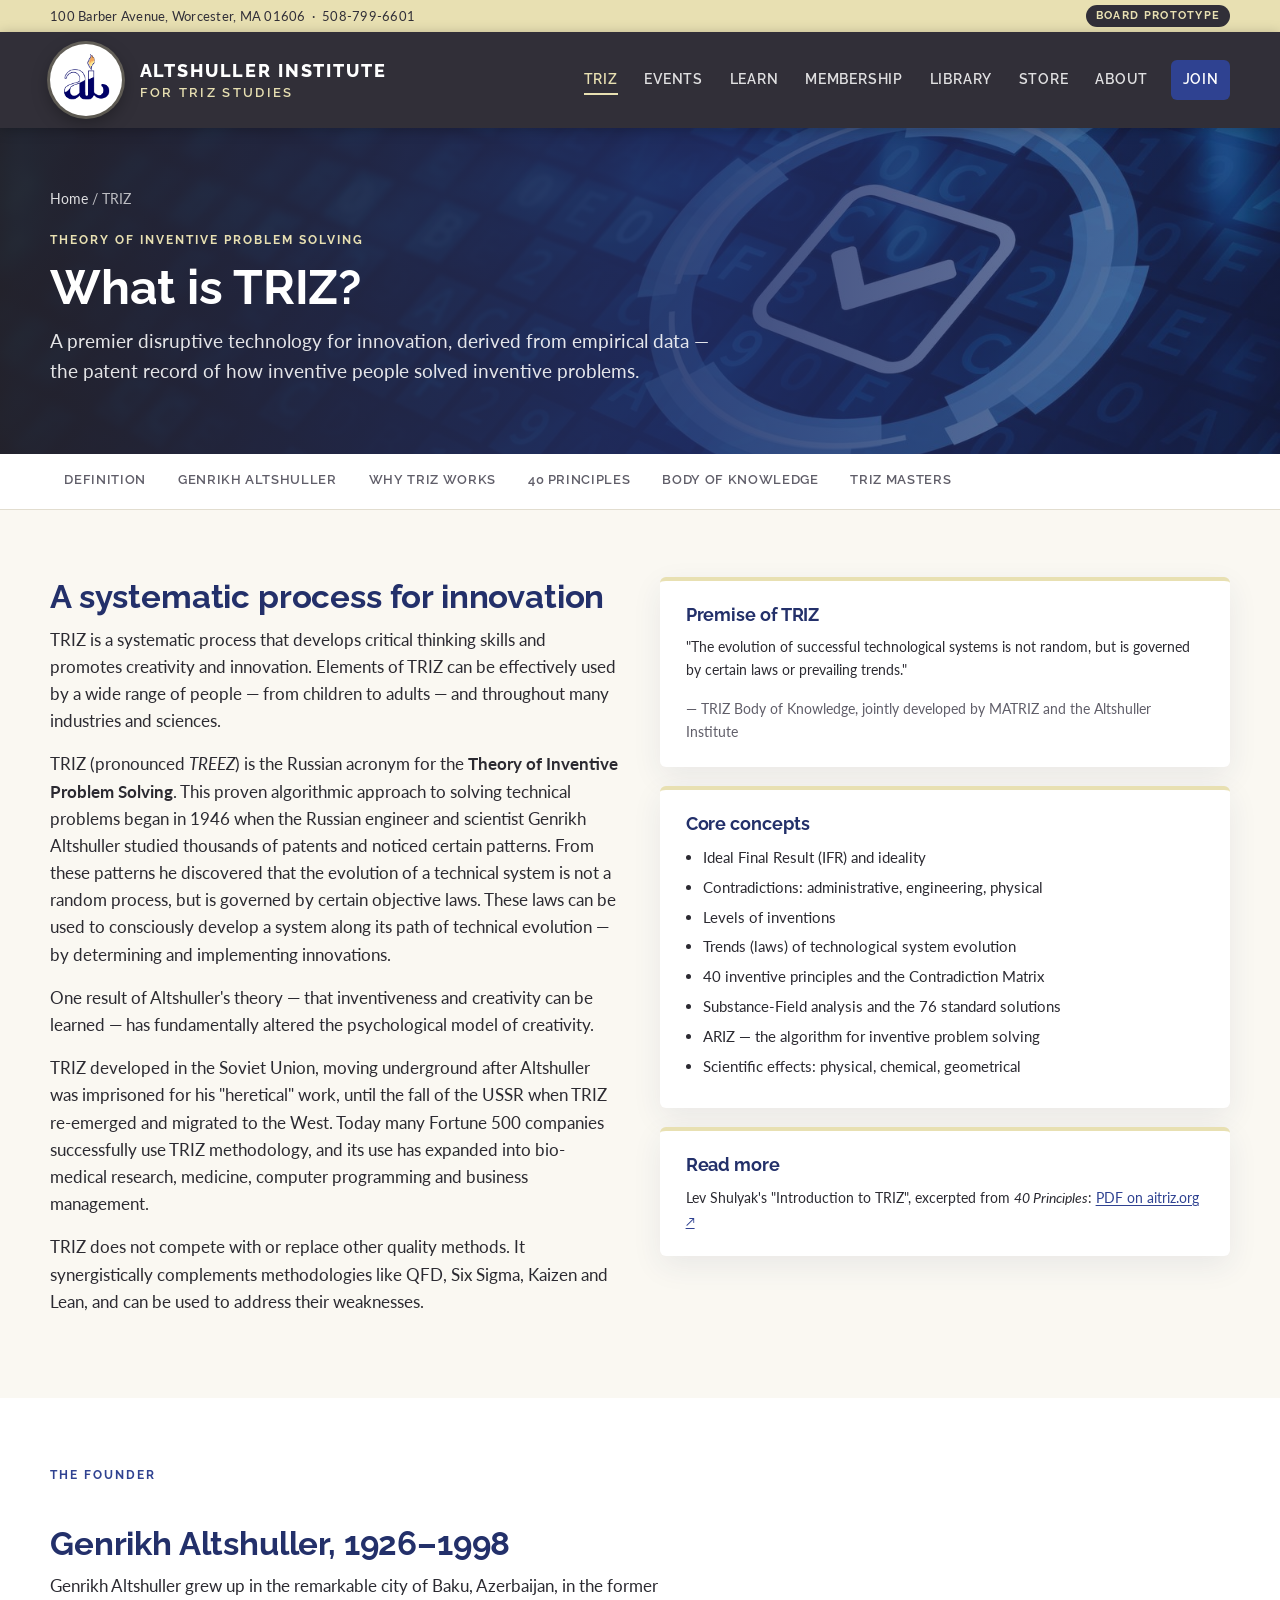
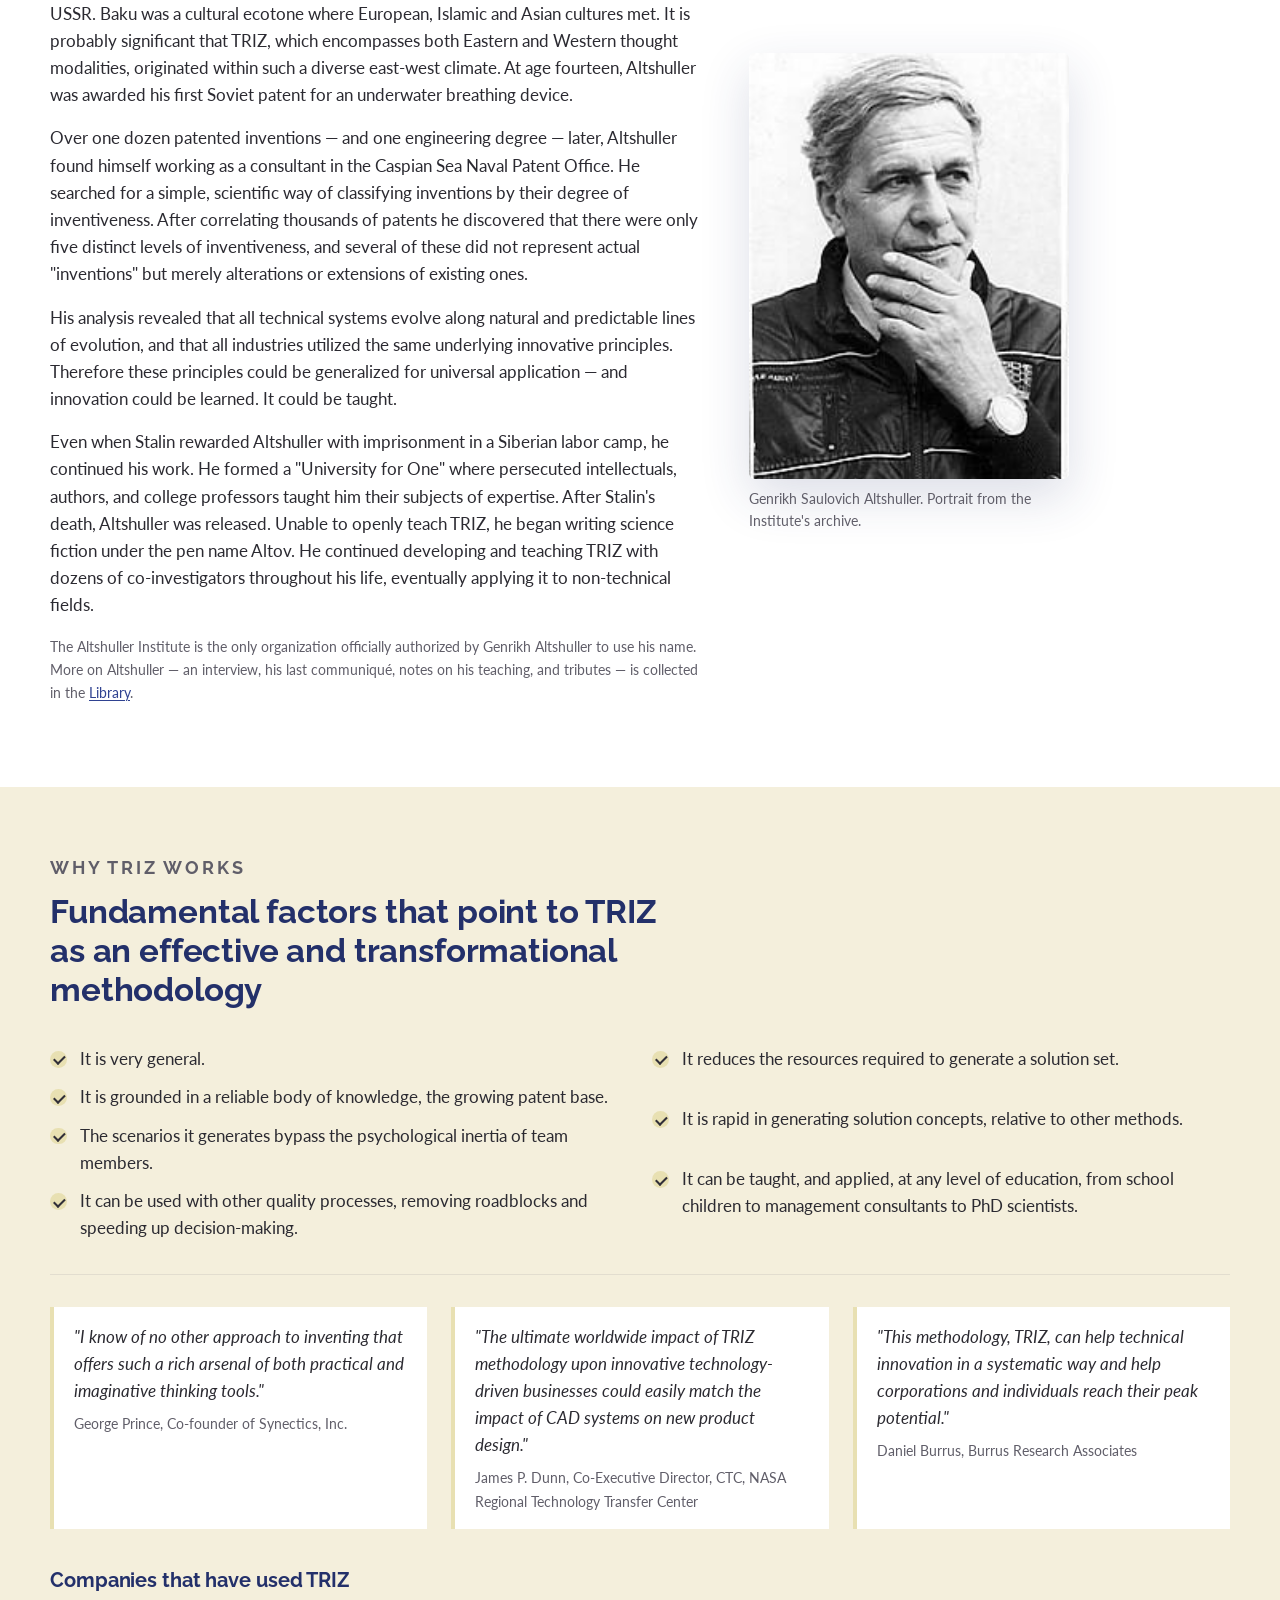
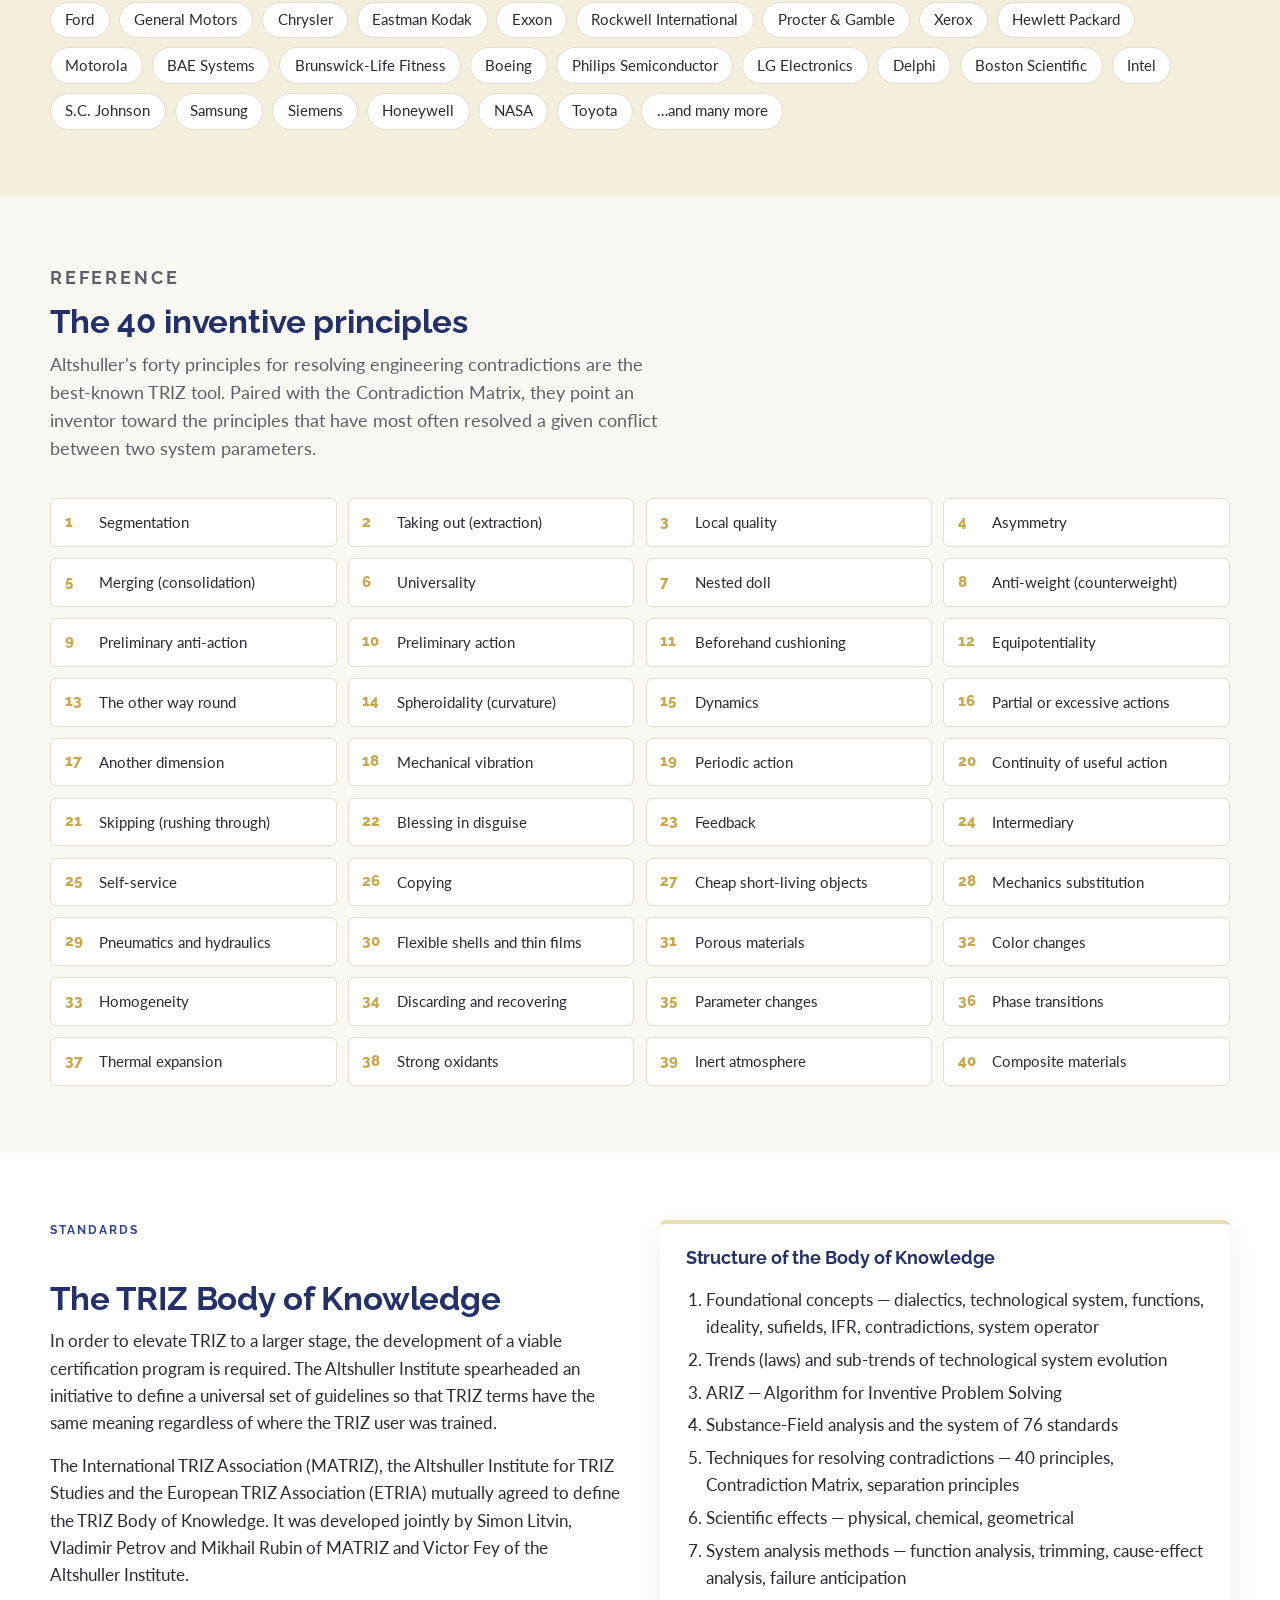
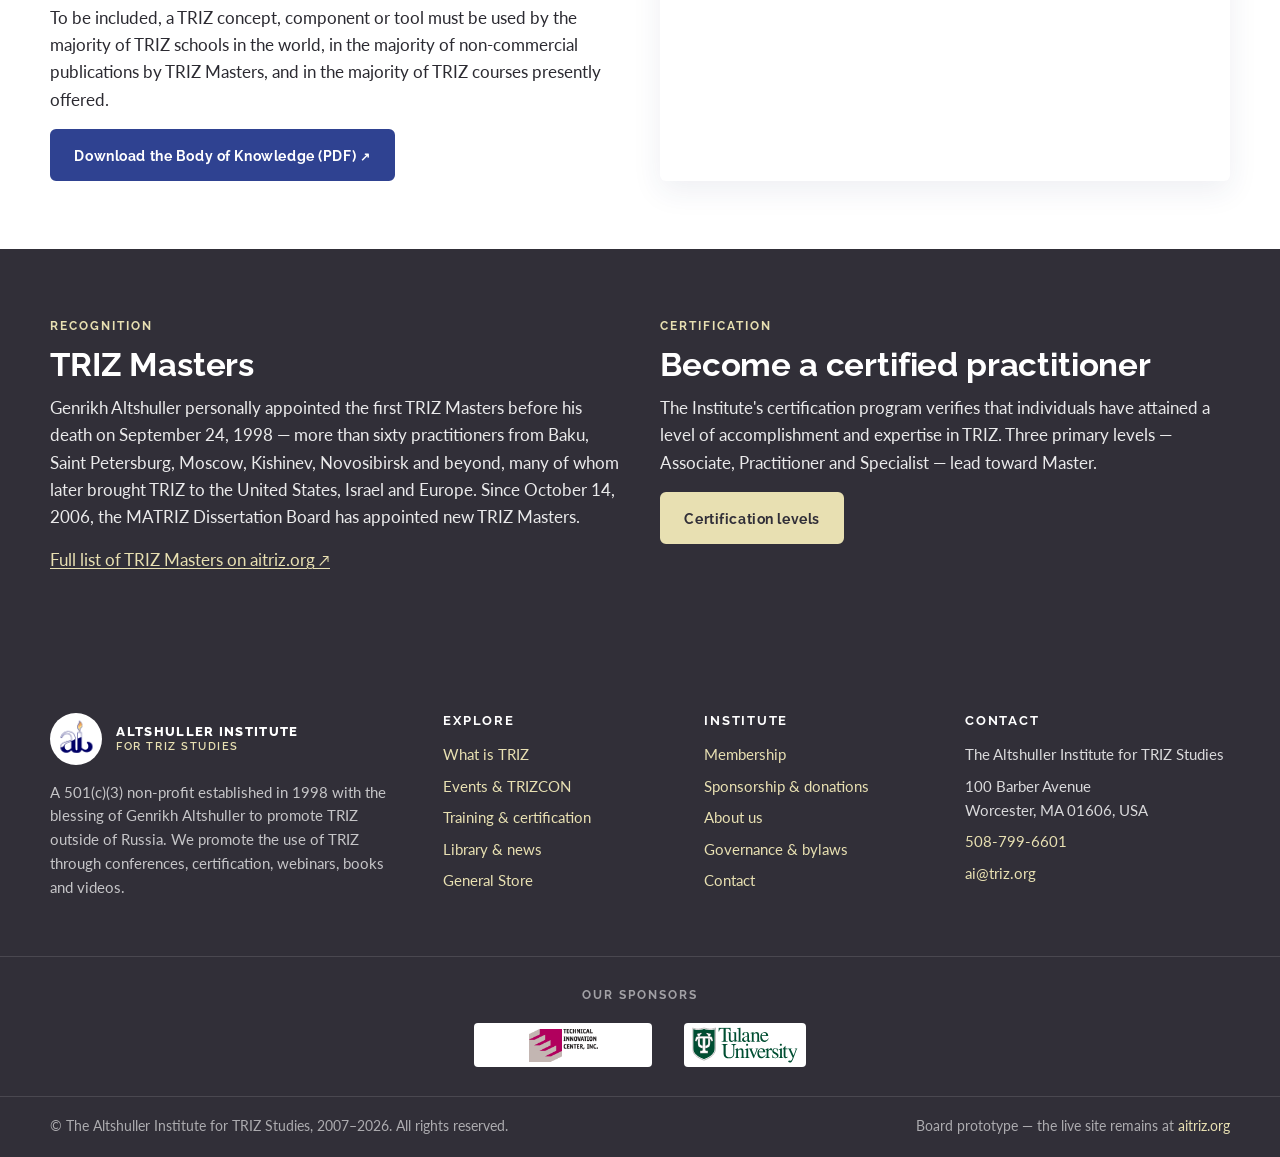
<file: pages/triz.html>
<!DOCTYPE html>
<html lang="en">
<head>
  <meta charset="utf-8">
  <meta name="viewport" content="width=device-width, initial-scale=1">
  <link rel="canonical" href="https://aitriz.org/pages/triz.html">
  <title>What is TRIZ? — The Altshuller Institute for TRIZ Studies</title>
  <meta name="description" content="TRIZ, the Theory of Inventive Problem Solving: what it is, who Genrikh Altshuller was, the 40 inventive principles, and the TRIZ Body of Knowledge.">
  <link rel="icon" href="../assets/brand/favicon.ico">
  <link rel="preconnect" href="https://fonts.googleapis.com">
  <link rel="preconnect" href="https://fonts.gstatic.com" crossorigin>
  <link rel="stylesheet" href="https://fonts.googleapis.com/css2?family=Raleway:wght@600;700;800&family=Lato:ital,wght@0,400;0,700;1,400&display=swap">
  <link rel="stylesheet" href="../css/site.css">
</head>
<body>
  <div class="utility">
    <div class="wrap">
      <span class="utility-contact">100 Barber Avenue, Worcester, MA 01606 &nbsp;·&nbsp; <a href="tel:+15087996601">508-799-6601</a></span>
      <span class="proto">Board prototype</span>
    </div>
  </div>

  <header class="site-header">
    <div class="wrap">
      <a class="brand" href="../index.html">
        <img src="../assets/brand/ai-logo.png" alt="" width="72" height="72">
        <span class="brand-text">Altshuller Institute<small>for TRIZ Studies</small></span>
      </a>
      <input type="checkbox" id="nav-toggle" class="nav-toggle">
      <label for="nav-toggle" class="nav-toggle-label" aria-label="Toggle navigation"><span></span></label>
      <nav class="nav" aria-label="Primary">
        <a href="triz.html" aria-current="page">TRIZ</a>
        <a href="events.html">Events</a>
        <a href="learn.html">Learn</a>
        <a href="membership.html">Membership</a>
        <a href="library.html">Library</a>
        <a href="store.html">Store</a>
        <a href="about.html">About</a>
        <a class="nav-cta" href="membership.html#join">Join</a>
      </nav>
    </div>
  </header>

  <section class="page-hero" style="background-image:url('../assets/banners/certification.jpg')">
    <div class="wrap">
      <p class="crumbs"><a href="../index.html">Home</a> / TRIZ</p>
      <p class="kicker">Theory of Inventive Problem Solving</p>
      <h1>What is TRIZ?</h1>
      <p class="lede">A premier disruptive technology for innovation, derived from empirical data — the patent record of how inventive people solved inventive problems.</p>
    </div>
  </section>
  <nav class="subnav" aria-label="On this page">
    <div class="wrap">
      <a href="#definition">Definition</a>
      <a href="#altshuller">Genrikh Altshuller</a>
      <a href="#why">Why TRIZ works</a>
      <a href="#principles">40 principles</a>
      <a href="#body-of-knowledge">Body of Knowledge</a>
      <a href="#masters">TRIZ Masters</a>
    </div>
  </nav>

  <main>
    <section class="section" id="definition">
      <div class="wrap two-col">
        <div class="prose">
          <h2>A systematic process for innovation</h2>
          <p>TRIZ is a systematic process that develops critical thinking skills and promotes creativity and innovation. Elements of TRIZ can be effectively used by a wide range of people — from children to adults — and throughout many industries and sciences.</p>
          <p>TRIZ (pronounced <em>TREEZ</em>) is the Russian acronym for the <strong>Theory of Inventive Problem Solving</strong>. This proven algorithmic approach to solving technical problems began in 1946 when the Russian engineer and scientist Genrikh Altshuller studied thousands of patents and noticed certain patterns. From these patterns he discovered that the evolution of a technical system is not a random process, but is governed by certain objective laws. These laws can be used to consciously develop a system along its path of technical evolution — by determining and implementing innovations.</p>
          <p>One result of Altshuller's theory — that inventiveness and creativity can be learned — has fundamentally altered the psychological model of creativity.</p>
          <p>TRIZ developed in the Soviet Union, moving underground after Altshuller was imprisoned for his "heretical" work, until the fall of the USSR when TRIZ re-emerged and migrated to the West. Today many Fortune 500 companies successfully use TRIZ methodology, and its use has expanded into bio-medical research, medicine, computer programming and business management.</p>
          <p>TRIZ does not compete with or replace other quality methods. It synergistically complements methodologies like QFD, Six Sigma, Kaizen and Lean, and can be used to address their weaknesses.</p>
        </div>
        <div>
          <div class="aside-box">
            <h3>Premise of TRIZ</h3>
            <p class="small">"The evolution of successful technological systems is not random, but is governed by certain laws or prevailing trends."</p>
            <p class="small muted" style="margin:0">— TRIZ Body of Knowledge, jointly developed by MATRIZ and the Altshuller Institute</p>
          </div>
          <div class="aside-box" style="margin-top:1.2rem">
            <h3>Core concepts</h3>
            <ul>
              <li>Ideal Final Result (IFR) and ideality</li>
              <li>Contradictions: administrative, engineering, physical</li>
              <li>Levels of inventions</li>
              <li>Trends (laws) of technological system evolution</li>
              <li>40 inventive principles and the Contradiction Matrix</li>
              <li>Substance-Field analysis and the 76 standard solutions</li>
              <li>ARIZ — the algorithm for inventive problem solving</li>
              <li>Scientific effects: physical, chemical, geometrical</li>
            </ul>
          </div>
          <div class="aside-box" style="margin-top:1.2rem">
            <h3>Read more</h3>
            <p class="small" style="margin:0">Lev Shulyak's "Introduction to TRIZ", excerpted from <em>40 Principles</em>: <a class="ext" href="https://www.aitriz.org/articles/40p_triz.pdf" target="_blank" rel="noopener">PDF on aitriz.org</a></p>
          </div>
        </div>
      </div>
    </section>

    <section class="section section-white" id="altshuller">
      <div class="wrap split">
        <div class="prose">
          <p class="kicker">The founder</p>
          <h2>Genrikh Altshuller, 1926–1998</h2>
          <p>Genrikh Altshuller grew up in the remarkable city of Baku, Azerbaijan, in the former USSR. Baku was a cultural ecotone where European, Islamic and Asian cultures met. It is probably significant that TRIZ, which encompasses both Eastern and Western thought modalities, originated within such a diverse east-west climate. At age fourteen, Altshuller was awarded his first Soviet patent for an underwater breathing device.</p>
          <p>Over one dozen patented inventions — and one engineering degree — later, Altshuller found himself working as a consultant in the Caspian Sea Naval Patent Office. He searched for a simple, scientific way of classifying inventions by their degree of inventiveness. After correlating thousands of patents he discovered that there were only five distinct levels of inventiveness, and several of these did not represent actual "inventions" but merely alterations or extensions of existing ones.</p>
          <p>His analysis revealed that all technical systems evolve along natural and predictable lines of evolution, and that all industries utilized the same underlying innovative principles. Therefore these principles could be generalized for universal application — and innovation could be learned. It could be taught.</p>
          <p>Even when Stalin rewarded Altshuller with imprisonment in a Siberian labor camp, he continued his work. He formed a "University for One" where persecuted intellectuals, authors, and college professors taught him their subjects of expertise. After Stalin's death, Altshuller was released. Unable to openly teach TRIZ, he began writing science fiction under the pen name Altov. He continued developing and teaching TRIZ with dozens of co-investigators throughout his life, eventually applying it to non-technical fields.</p>
          <p class="small muted">The Altshuller Institute is the only organization officially authorized by Genrikh Altshuller to use his name. More on Altshuller — an interview, his last communiqué, notes on his teaching, and tributes — is collected in the <a href="library.html#publications">Library</a>.</p>
        </div>
        <figure class="portrait">
          <img src="../assets/people/altshuller.jpg" alt="Portrait of Genrikh Altshuller">
          <figcaption>Genrikh Saulovich Altshuller. Portrait from the Institute's archive.</figcaption>
        </figure>
      </div>
    </section>

    <section class="section section-alt" id="why">
      <div class="wrap">
        <div class="section-head">
          <p class="kicker">Why TRIZ works</p>
          <h2>Fundamental factors that point to TRIZ as an effective and transformational methodology</h2>
        </div>
        <div class="grid grid-2">
          <ul class="checks">
            <li>It is very general.</li>
            <li>It is grounded in a reliable body of knowledge, the growing patent base.</li>
            <li>The scenarios it generates bypass the psychological inertia of team members.</li>
            <li>It can be used with other quality processes, removing roadblocks and speeding up decision-making.</li>
          </ul>
          <ul class="checks">
            <li>It reduces the resources required to generate a solution set.</li>
            <li>It is rapid in generating solution concepts, relative to other methods.</li>
            <li>It can be taught, and applied, at any level of education, from school children to management consultants to PhD scientists.</li>
          </ul>
        </div>
        <hr>
        <div class="grid grid-3">
          <blockquote>"I know of no other approach to inventing that offers such a rich arsenal of both practical and imaginative thinking tools."<cite>George Prince, Co-founder of Synectics, Inc.</cite></blockquote>
          <blockquote>"The ultimate worldwide impact of TRIZ methodology upon innovative technology-driven businesses could easily match the impact of CAD systems on new product design."<cite>James P. Dunn, Co-Executive Director, CTC, NASA Regional Technology Transfer Center</cite></blockquote>
          <blockquote>"This methodology, TRIZ, can help technical innovation in a systematic way and help corporations and individuals reach their peak potential."<cite>Daniel Burrus, Burrus Research Associates</cite></blockquote>
        </div>
        <h3 style="margin-top:2.5rem">Companies that have used TRIZ</h3>
        <ul class="chips">
          <li>Ford</li><li>General Motors</li><li>Chrysler</li><li>Eastman Kodak</li><li>Exxon</li><li>Rockwell International</li><li>Procter &amp; Gamble</li><li>Xerox</li><li>Hewlett Packard</li><li>Motorola</li><li>BAE Systems</li><li>Brunswick-Life Fitness</li><li>Boeing</li><li>Philips Semiconductor</li><li>LG Electronics</li><li>Delphi</li><li>Boston Scientific</li><li>Intel</li><li>S.C. Johnson</li><li>Samsung</li><li>Siemens</li><li>Honeywell</li><li>NASA</li><li>Toyota</li><li>…and many more</li>
        </ul>
      </div>
    </section>

    <section class="section" id="principles">
      <div class="wrap">
        <div class="section-head">
          <p class="kicker">Reference</p>
          <h2>The 40 inventive principles</h2>
          <p>Altshuller's forty principles for resolving engineering contradictions are the best-known TRIZ tool. Paired with the Contradiction Matrix, they point an inventor toward the principles that have most often resolved a given conflict between two system parameters.</p>
        </div>
        <ol class="principles">
          <li>Segmentation</li><li>Taking out (extraction)</li><li>Local quality</li><li>Asymmetry</li><li>Merging (consolidation)</li><li>Universality</li><li>Nested doll</li><li>Anti-weight (counterweight)</li><li>Preliminary anti-action</li><li>Preliminary action</li><li>Beforehand cushioning</li><li>Equipotentiality</li><li>The other way round</li><li>Spheroidality (curvature)</li><li>Dynamics</li><li>Partial or excessive actions</li><li>Another dimension</li><li>Mechanical vibration</li><li>Periodic action</li><li>Continuity of useful action</li><li>Skipping (rushing through)</li><li>Blessing in disguise</li><li>Feedback</li><li>Intermediary</li><li>Self-service</li><li>Copying</li><li>Cheap short-living objects</li><li>Mechanics substitution</li><li>Pneumatics and hydraulics</li><li>Flexible shells and thin films</li><li>Porous materials</li><li>Color changes</li><li>Homogeneity</li><li>Discarding and recovering</li><li>Parameter changes</li><li>Phase transitions</li><li>Thermal expansion</li><li>Strong oxidants</li><li>Inert atmosphere</li><li>Composite materials</li>
        </ol>
      </div>
    </section>

    <section class="section section-white" id="body-of-knowledge">
      <div class="wrap two-col">
        <div class="prose">
          <p class="kicker">Standards</p>
          <h2>The TRIZ Body of Knowledge</h2>
          <p>In order to elevate TRIZ to a larger stage, the development of a viable certification program is required. The Altshuller Institute spearheaded an initiative to define a universal set of guidelines so that TRIZ terms have the same meaning regardless of where the TRIZ user was trained.</p>
          <p>The International TRIZ Association (MATRIZ), the Altshuller Institute for TRIZ Studies and the European TRIZ Association (ETRIA) mutually agreed to define the TRIZ Body of Knowledge. It was developed jointly by Simon Litvin, Vladimir Petrov and Mikhail Rubin of MATRIZ and Victor Fey of the Altshuller Institute.</p>
          <p>To be included, a TRIZ concept, component or tool must be used by the majority of TRIZ schools in the world, in the majority of non-commercial publications by TRIZ Masters, and in the majority of TRIZ courses presently offered.</p>
          <a class="btn btn-primary ext" href="https://www.aitriz.org/articles/TRIZ_Body_of_Knowledge.pdf" target="_blank" rel="noopener">Download the Body of Knowledge (PDF)</a>
        </div>
        <div class="aside-box">
          <h3>Structure of the Body of Knowledge</h3>
          <ol>
            <li>Foundational concepts — dialectics, technological system, functions, ideality, sufields, IFR, contradictions, system operator</li>
            <li>Trends (laws) and sub-trends of technological system evolution</li>
            <li>ARIZ — Algorithm for Inventive Problem Solving</li>
            <li>Substance-Field analysis and the system of 76 standards</li>
            <li>Techniques for resolving contradictions — 40 principles, Contradiction Matrix, separation principles</li>
            <li>Scientific effects — physical, chemical, geometrical</li>
            <li>System analysis methods — function analysis, trimming, cause-effect analysis, failure anticipation</li>
          </ol>
        </div>
      </div>
    </section>

    <section class="section section-dark" id="masters">
      <div class="wrap two-col">
        <div>
          <p class="kicker">Recognition</p>
          <h2>TRIZ Masters</h2>
          <p>Genrikh Altshuller personally appointed the first TRIZ Masters before his death on September 24, 1998 — more than sixty practitioners from Baku, Saint Petersburg, Moscow, Kishinev, Novosibirsk and beyond, many of whom later brought TRIZ to the United States, Israel and Europe. Since October 14, 2006, the MATRIZ Dissertation Board has appointed new TRIZ Masters.</p>
          <p><a class="ext" href="https://www.aitriz.org/triz/triz-masters" target="_blank" rel="noopener">Full list of TRIZ Masters on aitriz.org</a></p>
        </div>
        <div>
          <p class="kicker">Certification</p>
          <h2>Become a certified practitioner</h2>
          <p>The Institute's certification program verifies that individuals have attained a level of accomplishment and expertise in TRIZ. Three primary levels — Associate, Practitioner and Specialist — lead toward Master.</p>
          <a class="btn btn-accent" href="learn.html#certification">Certification levels</a>
        </div>
      </div>
    </section>
  </main>

  <footer class="site-footer">
    <div class="wrap footer-main">
      <div>
        <div class="footer-brand">
          <img src="../assets/brand/ai-logo.png" alt="">
          <span class="brand-text">Altshuller Institute<small>for TRIZ Studies</small></span>
        </div>
        <p>A 501(c)(3) non-profit established in 1998 with the blessing of Genrikh Altshuller to promote TRIZ outside of Russia. We promote the use of TRIZ through conferences, certification, webinars, books and videos.</p>
      </div>
      <div>
        <h4>Explore</h4>
        <ul>
          <li><a href="triz.html">What is TRIZ</a></li>
          <li><a href="events.html">Events &amp; TRIZCON</a></li>
          <li><a href="learn.html">Training &amp; certification</a></li>
          <li><a href="library.html">Library &amp; news</a></li>
          <li><a href="store.html">General Store</a></li>
        </ul>
      </div>
      <div>
        <h4>Institute</h4>
        <ul>
          <li><a href="membership.html">Membership</a></li>
          <li><a href="membership.html#support">Sponsorship &amp; donations</a></li>
          <li><a href="about.html">About us</a></li>
          <li><a href="about.html#governance">Governance &amp; bylaws</a></li>
          <li><a href="about.html#contact">Contact</a></li>
        </ul>
      </div>
      <div>
        <h4>Contact</h4>
        <ul>
          <li>The Altshuller Institute for TRIZ Studies</li>
          <li>100 Barber Avenue<br>Worcester, MA 01606, USA</li>
          <li><a href="tel:+15087996601">508-799-6601</a></li>
          <li><a href="mailto:ai@triz.org">ai@triz.org</a></li>
        </ul>
      </div>
    </div>
    <div class="footer-sponsors">
      <div class="wrap">
        <p class="kicker">Our sponsors</p>
        <div class="sponsors">
          <img src="../assets/sponsors/tic.png" alt="Technical Innovation Center, Inc.">
          <img src="../assets/sponsors/tulane.svg" alt="Tulane University">
        </div>
      </div>
    </div>
    <div class="footer-bottom">
      <div class="wrap">
        <span>© The Altshuller Institute for TRIZ Studies, 2007–2026. All rights reserved.</span>
        <span>Board prototype — the live site remains at <a href="https://www.aitriz.org" target="_blank" rel="noopener">aitriz.org</a></span>
      </div>
    </div>
  </footer>
  <script src="../js/nav.js"></script>
</body>
</html>
</file>
<file: css/site.css>
/* ---------------------------------------------------------------
   The Altshuller Institute for TRIZ Studies — board prototype
   Palette and type are taken from the live aitriz.org template:
   charcoal header (#312f38), royal blue (#2f4291), khaki accent
   (#e8e0b2), Raleway headings, Lato body.
   --------------------------------------------------------------- */
:root {
  --charcoal: #312f38;
  --charcoal-deep: #25232b;
  --blue: #2f4291;
  --blue-deep: #23306a;
  --blue-tint: #e9edf8;
  --khaki: #e8e0b2;
  --khaki-light: #f4efdc;
  --cream: #faf8f2;
  --white: #ffffff;
  --ink: #2b2a31;
  --muted: #605e69;
  --line: #e2ddcf;
  --gold: #c9a84c;
  --radius: 6px;
  --shadow: 0 10px 30px rgba(35, 48, 106, 0.08);
  --shadow-lg: 0 18px 50px rgba(35, 48, 106, 0.16);
  --font-head: "Raleway", "Segoe UI", Helvetica, Arial, sans-serif;
  --font-body: "Lato", "Segoe UI", Helvetica, Arial, sans-serif;
}

* { box-sizing: border-box; }
html { scroll-behavior: smooth; -webkit-text-size-adjust: 100%; }
html, body { margin: 0; padding: 0; }
body {
  font-family: var(--font-body);
  color: var(--ink);
  background: var(--cream);
  line-height: 1.6;
  font-size: 1.0625rem;
}
img { max-width: 100%; display: block; }
h1, h2, h3, h4 {
  font-family: var(--font-head);
  font-weight: 700;
  color: var(--blue-deep);
  line-height: 1.18;
  margin: 0 0 0.6rem;
  letter-spacing: -0.005em;
}
h1 { font-size: clamp(2rem, 4vw, 3rem); }
h2 { font-size: clamp(1.6rem, 2.6vw, 2.15rem); }
h3 { font-size: 1.25rem; }
h4 { font-size: 1.05rem; }
p { margin: 0 0 1rem; }
a { color: var(--blue); text-decoration-thickness: 1px; text-underline-offset: 2px; }
a:hover { color: var(--blue-deep); }
ul, ol { padding-left: 1.3rem; }
li { margin-bottom: 0.35rem; }
blockquote {
  margin: 0;
  padding: 1rem 1.25rem;
  border-left: 4px solid var(--khaki);
  background: var(--white);
  font-style: italic;
  color: var(--ink);
}
blockquote cite { display: block; font-style: normal; font-size: 0.9rem; color: var(--muted); margin-top: 0.5rem; }
hr { border: 0; border-top: 1px solid var(--line); margin: 2rem 0; }
table { border-collapse: collapse; width: 100%; background: var(--white); font-size: 0.97rem; }
th, td { text-align: left; padding: 0.7rem 0.9rem; border-bottom: 1px solid var(--line); vertical-align: top; }
th { background: var(--blue-deep); color: var(--white); font-family: var(--font-head); font-weight: 600; font-size: 0.85rem; letter-spacing: 0.04em; text-transform: uppercase; }
tr:last-child td { border-bottom: 0; }
.table-wrap { overflow-x: auto; border: 1px solid var(--line); border-radius: var(--radius); box-shadow: var(--shadow); }

.wrap { width: min(1180px, calc(100% - 2.5rem)); margin: 0 auto; }
.wrap-narrow { width: min(820px, calc(100% - 2.5rem)); margin: 0 auto; }

.kicker {
  font-family: var(--font-head);
  font-weight: 700;
  font-size: 0.78rem;
  letter-spacing: 0.16em;
  text-transform: uppercase;
  color: var(--blue);
  margin: 0 0 0.6rem;
}
.lede { font-size: 1.2rem; color: var(--muted); max-width: 60ch; }
.muted { color: var(--muted); }
.small { font-size: 0.9rem; }
.ext::after { content: " \2197"; font-size: 0.8em; }
.sr-only { position: absolute; width: 1px; height: 1px; overflow: hidden; clip: rect(0 0 0 0); white-space: nowrap; }

/* Buttons ------------------------------------------------------ */
.btn {
  display: inline-block;
  font-family: var(--font-head);
  font-weight: 700;
  font-size: 0.9rem;
  letter-spacing: 0.04em;
  padding: 0.8rem 1.4rem;
  border-radius: var(--radius);
  text-decoration: none;
  border: 2px solid transparent;
  transition: transform 0.15s ease, background 0.15s ease, color 0.15s ease;
}
.btn:hover { transform: translateY(-1px); }
.btn-primary { background: var(--blue); color: var(--white); border-color: var(--blue); }
.btn-primary:hover { background: var(--blue-deep); color: var(--white); }
.btn-accent { background: var(--khaki); color: var(--charcoal); border-color: var(--khaki); }
.btn-accent:hover { background: #f0e9c2; color: var(--charcoal); }
.btn-ghost { background: transparent; color: var(--blue); border-color: var(--blue); }
.btn-ghost:hover { background: var(--blue-tint); }
.btn-light { background: transparent; color: var(--white); border-color: rgba(255,255,255,0.7); }
.btn-light:hover { background: rgba(255,255,255,0.12); color: var(--white); }
.actions { display: flex; gap: 0.8rem; flex-wrap: wrap; margin-top: 1.6rem; }

/* Utility bar + header ----------------------------------------- */
.utility {
  background: var(--khaki);
  color: var(--charcoal);
  font-size: 0.8rem;
  letter-spacing: 0.02em;
}
.utility .wrap { display: flex; justify-content: space-between; align-items: center; gap: 1rem; min-height: 2rem; }
.utility a { color: var(--charcoal); text-decoration: none; }
.utility a:hover { text-decoration: underline; }
.utility .proto {
  font-family: var(--font-head);
  font-weight: 700;
  font-size: 0.68rem;
  letter-spacing: 0.12em;
  text-transform: uppercase;
  background: var(--charcoal);
  color: var(--khaki);
  padding: 0.15rem 0.6rem;
  border-radius: 999px;
  white-space: nowrap;
}

.site-header {
  background: var(--charcoal);
  color: var(--white);
  position: sticky;
  top: 0;
  z-index: 50;
  box-shadow: 0 2px 12px rgba(0,0,0,0.25);
}
/* The lockup never shrinks or wraps; the nav is sized (below) to fit beside
   it at every width down to the mobile breakpoint, and if it ever cannot,
   it wraps to its own row instead of overflowing the viewport. */
.site-header .wrap { display: flex; flex-wrap: wrap; align-items: center; justify-content: space-between; gap: 0.5rem 2rem; min-height: 6rem; padding: 0.6rem 0; }
.brand { display: flex; align-items: center; gap: 1.1rem; text-decoration: none; color: var(--white); flex-shrink: 0; white-space: nowrap; }
/* The lamp mark is a 96px source, so 72px keeps it crisp while reading as the focal point. */
.brand img {
  width: 72px; height: 72px; flex-shrink: 0;
  background: var(--white); border-radius: 50%; padding: 5px;
  box-shadow: 0 0 0 3px rgba(232,224,178,0.28), 0 6px 18px rgba(0,0,0,0.35);
}
.brand-text { font-family: var(--font-head); font-weight: 800; font-size: 0.82rem; letter-spacing: 0.1em; text-transform: uppercase; line-height: 1.25; }
.brand-text small { display: block; font-weight: 600; color: var(--khaki); letter-spacing: 0.14em; font-size: 0.68rem; }
.brand .brand-text { font-size: 1.15rem; line-height: 1.2; }
.brand .brand-text small { font-size: 0.8rem; letter-spacing: 0.18em; margin-top: 0.2rem; }

.nav-toggle { display: none; }
.nav-toggle-label {
  display: none;
  cursor: pointer;
  width: 2.4rem; height: 2.4rem;
  position: relative;
}
.nav-toggle-label span, .nav-toggle-label span::before, .nav-toggle-label span::after {
  content: ""; position: absolute; left: 0.4rem; width: 1.6rem; height: 2px; background: var(--white); transition: transform 0.2s ease;
}
.nav-toggle-label span { top: 50%; }
.nav-toggle-label span::before { top: -7px; left: 0; }
.nav-toggle-label span::after { top: 7px; left: 0; }

.nav { display: flex; gap: 0.25rem; align-items: center; margin-left: auto; }
.nav a {
  font-family: var(--font-head);
  font-weight: 600;
  font-size: 0.85rem;
  letter-spacing: 0.06em;
  text-transform: uppercase;
  color: rgba(255,255,255,0.85);
  text-decoration: none;
  padding: 0.55rem 0.8rem;
  border-radius: var(--radius);
  position: relative;
}
.nav a:hover { color: var(--white); background: rgba(255,255,255,0.08); }
.nav a[aria-current="page"] { color: var(--khaki); }
.nav a[aria-current="page"]::after {
  content: ""; position: absolute; left: 0.8rem; right: 0.8rem; bottom: 0.3rem; height: 2px; background: var(--khaki);
}
.nav .nav-cta { margin-left: 0.5rem; background: var(--blue); color: var(--white); }
.nav .nav-cta:hover { background: var(--blue-deep); }

/* Heroes ------------------------------------------------------- */
.hero {
  position: relative;
  color: var(--white);
  background: var(--charcoal) center / cover no-repeat;
  min-height: min(78vh, 680px);
  display: flex;
  align-items: center;
  isolation: isolate;
}
.hero::before {
  content: ""; position: absolute; inset: 0; z-index: -1;
  background: linear-gradient(100deg, rgba(37,35,43,0.92) 0%, rgba(35,48,106,0.82) 45%, rgba(35,48,106,0.35) 100%);
}
.hero .wrap { padding: 5rem 0 4.5rem; }
.hero .kicker { color: var(--khaki); }
.hero h1 { color: var(--white); font-size: clamp(2.3rem, 5vw, 3.9rem); max-width: 17ch; font-weight: 800; margin-bottom: 1rem; }
.hero h1 em { font-style: normal; color: var(--khaki); }
.hero .lede { color: rgba(255,255,255,0.88); font-size: clamp(1.05rem, 1.5vw, 1.3rem); max-width: 52ch; }
.hero-meta { display: flex; gap: 2rem; flex-wrap: wrap; margin-top: 2.5rem; padding-top: 1.5rem; border-top: 1px solid rgba(255,255,255,0.25); font-size: 0.9rem; color: rgba(255,255,255,0.8); }
.hero-meta strong { display: block; font-family: var(--font-head); font-size: 1.35rem; color: var(--white); }

.page-hero {
  position: relative;
  color: var(--white);
  background: var(--charcoal) center / cover no-repeat;
  isolation: isolate;
}
.page-hero::before {
  content: ""; position: absolute; inset: 0; z-index: -1;
  background: linear-gradient(95deg, rgba(37,35,43,0.94) 0%, rgba(35,48,106,0.86) 55%, rgba(35,48,106,0.55) 100%);
}
.page-hero .wrap { padding: 3.8rem 0 3.2rem; }
.page-hero .kicker { color: var(--khaki); }
.page-hero h1 { color: var(--white); margin-bottom: 0.6rem; }
.page-hero .lede { color: rgba(255,255,255,0.88); }
.crumbs { font-size: 0.85rem; color: rgba(255,255,255,0.7); margin: 0 0 1.2rem; }
.crumbs a { color: rgba(255,255,255,0.85); text-decoration: none; }
.crumbs a:hover { color: var(--white); text-decoration: underline; }

/* In-page section nav ------------------------------------------ */
.subnav { background: var(--white); border-bottom: 1px solid var(--line); }
.subnav .wrap { display: flex; gap: 0.2rem; overflow-x: auto; scrollbar-width: thin; }
.subnav a {
  font-family: var(--font-head); font-weight: 600; font-size: 0.82rem; letter-spacing: 0.05em; text-transform: uppercase;
  color: var(--muted); text-decoration: none; padding: 0.95rem 0.9rem; white-space: nowrap; border-bottom: 3px solid transparent;
}
.subnav a:hover { color: var(--blue); border-bottom-color: var(--khaki); }

/* Sections ----------------------------------------------------- */
.section { padding: 4.2rem 0; }
.section-tight { padding: 2.8rem 0; }
.section-alt { background: var(--khaki-light); }
.section-white { background: var(--white); }
.section-dark { background: var(--charcoal); color: rgba(255,255,255,0.9); }
.section-dark h2, .section-dark h3 { color: var(--white); }
.section-dark .kicker { color: var(--khaki); }
.section-dark a { color: var(--khaki); }
.section-dark .btn-accent, .section-blue .btn-accent { color: var(--charcoal); }
.section-blue { background: linear-gradient(135deg, var(--blue-deep), var(--blue)); color: var(--white); }
.section-blue h2, .section-blue h3 { color: var(--white); }
.section-blue .kicker { color: var(--khaki); }
.section-blue a { color: var(--white); }
.section-head { max-width: 62ch; margin-bottom: 2.2rem; }
.section-head.center { margin-left: auto; margin-right: auto; text-align: center; }
.section-head p { color: var(--muted); font-size: 1.1rem; }
.section-dark .section-head p, .section-blue .section-head p { color: rgba(255,255,255,0.8); }

/* Grids and cards ---------------------------------------------- */
.grid { display: grid; gap: 1.5rem; }
.grid-2 { grid-template-columns: repeat(2, 1fr); }
.grid-3 { grid-template-columns: repeat(3, 1fr); }
.grid-4 { grid-template-columns: repeat(4, 1fr); }

.card {
  background: var(--white);
  border-radius: var(--radius);
  box-shadow: var(--shadow);
  overflow: hidden;
  display: flex;
  flex-direction: column;
  text-decoration: none;
  color: inherit;
  border-top: 4px solid var(--khaki);
  transition: transform 0.18s ease, box-shadow 0.18s ease;
}
a.card:hover { transform: translateY(-3px); box-shadow: var(--shadow-lg); }
.card-img { aspect-ratio: 16 / 9; object-fit: cover; width: 100%; }
.card-body { padding: 1.3rem 1.4rem 1.5rem; flex: 1; display: flex; flex-direction: column; }
.card-body h3 { margin-bottom: 0.4rem; }
.card-body p { color: var(--muted); margin: 0 0 0.9rem; font-size: 0.98rem; }
.card-body .more { margin-top: auto; font-family: var(--font-head); font-weight: 700; font-size: 0.85rem; letter-spacing: 0.05em; text-transform: uppercase; color: var(--blue); }
.card-body .more::after { content: " \2192"; }
.card-plain { border-top-color: var(--blue); }

/* Image tiles with overlaid text (echoes the live "cube" banners) */
.tiles { display: grid; grid-template-columns: repeat(3, 1fr); gap: 1.2rem; }
.tile {
  position: relative; min-height: 260px; border-radius: var(--radius); overflow: hidden;
  background: var(--charcoal) center / cover no-repeat; color: var(--white); text-decoration: none;
  display: flex; align-items: flex-end; box-shadow: var(--shadow);
  isolation: isolate;
}
.tile::before { content: ""; position: absolute; inset: 0; z-index: -1; background: linear-gradient(180deg, rgba(37,35,43,0.05) 25%, rgba(37,35,43,0.9) 100%); transition: background 0.2s ease; }
.tile:hover::before { background: linear-gradient(180deg, rgba(35,48,106,0.35) 0%, rgba(35,48,106,0.95) 100%); }
.tile-body { padding: 1.5rem; }
.tile-body .kicker { color: var(--khaki); margin-bottom: 0.3rem; }
.tile-body h3 { color: var(--white); margin: 0 0 0.3rem; font-size: 1.3rem; }
.tile-body p { margin: 0; color: rgba(255,255,255,0.85); font-size: 0.95rem; }

/* Split (text + image) ----------------------------------------- */
.split { display: grid; grid-template-columns: 1.15fr 0.85fr; gap: 3rem; align-items: center; }
.split.reverse > :first-child { order: 2; }
.split img { border-radius: var(--radius); box-shadow: var(--shadow-lg); width: 100%; object-fit: cover; }
.split figure { margin: 0; }
.split figcaption { font-size: 0.85rem; color: var(--muted); margin-top: 0.6rem; }
.portrait { max-width: 320px; margin: 0 auto; }
.portrait img { aspect-ratio: 3 / 4; object-fit: cover; }

/* Feature: event ----------------------------------------------- */
.event-feature {
  display: grid; grid-template-columns: 1fr 1fr; gap: 0; background: var(--white); border-radius: var(--radius); overflow: hidden; box-shadow: var(--shadow-lg);
}
.event-feature .event-media { background: var(--white); display: flex; flex-direction: column; justify-content: center; align-items: center; padding: 2.5rem; border-right: 1px solid var(--line); gap: 1.2rem; text-align: center; }
.event-feature .event-media img { max-width: min(420px, 100%); }
.grid > *, .split > *, .two-col > *, .event-feature > *, .letter > *, .cta-band .wrap > * { min-width: 0; }
.event-feature .event-body { padding: 2.5rem 2.5rem 2.2rem; }
.event-body h2 { margin-top: 0; }
.facts { list-style: none; padding: 0; margin: 1.2rem 0 1.5rem; display: grid; gap: 0.6rem; }
.facts li { display: grid; grid-template-columns: 110px 1fr; gap: 0.8rem; padding-bottom: 0.6rem; border-bottom: 1px solid var(--line); }
.facts li span:first-child { font-family: var(--font-head); font-weight: 700; font-size: 0.78rem; letter-spacing: 0.1em; text-transform: uppercase; color: var(--muted); padding-top: 0.15rem; }

/* Letter from the Executive Director --------------------------- */
.letter { display: grid; grid-template-columns: 300px 1fr; gap: 3rem; align-items: start; }
.letter img { border-radius: var(--radius); box-shadow: var(--shadow-lg); }
.letter .signature { font-family: var(--font-head); font-weight: 700; color: var(--blue-deep); margin-top: 1.5rem; }
.letter .signature small { display: block; font-family: var(--font-body); font-weight: 400; color: var(--muted); }
.pull { font-family: var(--font-head); font-size: 1.35rem; font-weight: 600; line-height: 1.4; color: var(--blue-deep); border-left: 4px solid var(--khaki); padding-left: 1.2rem; margin: 0 0 1.4rem; }

/* Chips -------------------------------------------------------- */
.chips { display: flex; flex-wrap: wrap; gap: 0.55rem; padding: 0; margin: 0; list-style: none; }
.chips li { background: var(--white); border: 1px solid var(--line); border-radius: 999px; padding: 0.35rem 0.9rem; font-size: 0.92rem; margin: 0; }
.section-dark .chips li { background: rgba(255,255,255,0.08); border-color: rgba(255,255,255,0.15); color: var(--white); }

/* Checklist ---------------------------------------------------- */
.checks { list-style: none; padding: 0; margin: 0; display: grid; gap: 0.7rem; }
.checks li { padding-left: 1.9rem; position: relative; margin: 0; }
.checks li::before { content: ""; position: absolute; left: 0; top: 0.35em; width: 1.05rem; height: 1.05rem; border-radius: 50%; background: var(--khaki); }
.checks li::after { content: ""; position: absolute; left: 0.36rem; top: 0.5em; width: 0.3rem; height: 0.55rem; border: solid var(--charcoal); border-width: 0 2px 2px 0; transform: rotate(45deg); }
.checks-2 { grid-template-columns: repeat(2, 1fr); }

/* Stats -------------------------------------------------------- */
.stats { display: grid; grid-template-columns: repeat(4, 1fr); gap: 1.5rem; }
.stat { background: var(--white); border-radius: var(--radius); padding: 1.4rem 1.5rem; box-shadow: var(--shadow); border-left: 4px solid var(--blue); }
.stat strong { display: block; font-family: var(--font-head); font-size: 2rem; color: var(--blue-deep); line-height: 1.1; }
.stat span { color: var(--muted); font-size: 0.95rem; }

/* Pricing plans ------------------------------------------------ */
.plans { display: grid; grid-template-columns: repeat(5, 1fr); gap: 1.2rem; align-items: stretch; }
.plan { background: var(--white); border-radius: var(--radius); box-shadow: var(--shadow); padding: 1.6rem 1.4rem; display: flex; flex-direction: column; border-top: 4px solid var(--line); }
.plan.featured { border-top-color: var(--blue); box-shadow: var(--shadow-lg); }
.plan h3 { font-size: 1.1rem; margin-bottom: 0.2rem; }
.plan .price { font-family: var(--font-head); font-weight: 800; font-size: 1.9rem; color: var(--blue-deep); margin: 0.4rem 0 0.1rem; }
.plan .price small { font-size: 0.85rem; font-weight: 600; color: var(--muted); }
.plan .price.is-pending { font-size: 1.05rem; font-weight: 700; line-height: 1.35; color: var(--muted); }
.stat strong.is-pending { font-size: 1.35rem; line-height: 1.25; }
.plan .term { color: var(--muted); font-size: 0.85rem; margin-bottom: 1rem; }
.plan .plan-options { margin-bottom: 1rem; }
.plan .plan-options .term { margin-bottom: 0; }
.plan .plan-or { color: var(--muted); font-size: 0.75rem; font-weight: 700; text-transform: uppercase; letter-spacing: 0.08em; margin: 0.5rem 0 0; }
.plan ul { padding-left: 1.1rem; font-size: 0.93rem; margin: 0 0 1.2rem; flex: 1; }
.plan .btn { align-self: flex-start; }

/* Numbered principles grid ------------------------------------- */
.principles { display: grid; grid-template-columns: repeat(4, 1fr); gap: 0.7rem; list-style: none; padding: 0; margin: 0; counter-reset: p; }
.principles li { counter-increment: p; background: var(--white); border: 1px solid var(--line); border-radius: var(--radius); padding: 0.7rem 0.9rem 0.7rem 3rem; position: relative; font-size: 0.95rem; margin: 0; }
.principles li::before { content: counter(p); position: absolute; left: 0.85rem; top: 0.65rem; font-family: var(--font-head); font-weight: 800; color: var(--gold); font-size: 0.95rem; width: 1.6rem; }

/* Archive / timeline list -------------------------------------- */
.archive { list-style: none; padding: 0; margin: 0; display: grid; gap: 0.8rem; }
.archive li { display: grid; grid-template-columns: 90px 1fr auto; gap: 1.2rem; align-items: center; background: var(--white); border-radius: var(--radius); padding: 1rem 1.3rem; box-shadow: var(--shadow); margin: 0; }
.archive .year { font-family: var(--font-head); font-weight: 800; font-size: 1.35rem; color: var(--blue-deep); }
.archive .where { color: var(--muted); font-size: 0.95rem; }
.archive .where strong { color: var(--ink); display: block; font-family: var(--font-head); }
.archive a.small { white-space: nowrap; }

/* Event / training listing ------------------------------------- */
.listing { display: grid; gap: 1rem; }
.listing-item { background: var(--white); border-radius: var(--radius); box-shadow: var(--shadow); padding: 1.3rem 1.5rem; display: grid; grid-template-columns: 130px 1fr auto; gap: 1.5rem; align-items: start; }
.listing-item .when { font-family: var(--font-head); font-weight: 700; color: var(--blue-deep); line-height: 1.3; }
.listing-item .when small { display: block; font-family: var(--font-body); font-weight: 400; color: var(--muted); font-size: 0.85rem; margin-top: 0.2rem; }
.listing-item h3 { font-size: 1.1rem; margin-bottom: 0.25rem; }
.listing-item p { margin: 0; color: var(--muted); font-size: 0.95rem; }
.listing-item .tag { font-family: var(--font-head); font-weight: 700; font-size: 0.72rem; letter-spacing: 0.1em; text-transform: uppercase; color: var(--blue); background: var(--blue-tint); padding: 0.25rem 0.6rem; border-radius: 999px; white-space: nowrap; }

/* Article list ------------------------------------------------- */
.articles { display: grid; grid-template-columns: repeat(3, 1fr); gap: 1.5rem; }
.article { background: var(--white); border-radius: var(--radius); box-shadow: var(--shadow); padding: 1.5rem 1.5rem 1.4rem; display: flex; flex-direction: column; border-top: 4px solid var(--blue); }
.article .series { font-family: var(--font-head); font-weight: 700; font-size: 0.72rem; letter-spacing: 0.12em; text-transform: uppercase; color: var(--gold); margin-bottom: 0.5rem; }
.article h3 { font-size: 1.15rem; }
.article .byline { color: var(--muted); font-size: 0.88rem; margin: 0 0 0.8rem; }
.article p { font-size: 0.97rem; color: var(--ink); }
.article .more { margin-top: auto; font-family: var(--font-head); font-weight: 700; font-size: 0.85rem; letter-spacing: 0.05em; text-transform: uppercase; }

/* People ------------------------------------------------------- */
.people { display: grid; grid-template-columns: repeat(4, 1fr); gap: 1.2rem; }
.person { background: var(--white); border-radius: var(--radius); padding: 1.3rem 1.3rem 1.2rem; box-shadow: var(--shadow); border-top: 4px solid var(--khaki); }
.person .role { font-family: var(--font-head); font-weight: 700; font-size: 0.72rem; letter-spacing: 0.12em; text-transform: uppercase; color: var(--blue); }
.person strong { display: block; font-family: var(--font-head); font-size: 1.1rem; color: var(--blue-deep); margin: 0.3rem 0 0.2rem; }
.person span { color: var(--muted); font-size: 0.9rem; }

/* Dark-section variants ---------------------------------------- */
.section-dark .contact-list li { border-color: rgba(255,255,255,0.15); }
.section-dark .contact-list li span:first-child { color: rgba(255,255,255,0.6); }
.section-dark .placeholder { background: rgba(255,255,255,0.06); border-color: rgba(232,224,178,0.6); color: rgba(255,255,255,0.8); }
.section-dark .placeholder strong { color: var(--khaki); }
.section-dark .checks li::before { background: var(--khaki); }
.section-dark .aside-box { color: var(--ink); }
.section-dark .aside-box a { color: var(--blue); }

/* Callouts / placeholders -------------------------------------- */
.callout { background: var(--white); border-left: 4px solid var(--blue); border-radius: var(--radius); padding: 1.3rem 1.5rem; box-shadow: var(--shadow); }
.callout h3 { margin-top: 0; }
.placeholder {
  border: 2px dashed var(--gold);
  background: rgba(201,168,76,0.08);
  border-radius: var(--radius);
  padding: 0.9rem 1.1rem;
  font-size: 0.92rem;
  color: var(--muted);
}
.placeholder strong { color: var(--charcoal); font-family: var(--font-head); font-size: 0.75rem; letter-spacing: 0.12em; text-transform: uppercase; display: block; margin-bottom: 0.2rem; }

/* CTA band ----------------------------------------------------- */
.cta-band { background: var(--khaki); color: var(--charcoal); }
.cta-band .wrap { display: grid; grid-template-columns: 1.4fr 1fr; gap: 2.5rem; align-items: center; padding: 3.5rem 0; }
.cta-band h2 { color: var(--charcoal); }
.cta-band .kicker { color: var(--blue-deep); }
.cta-band .checks li::before { background: var(--charcoal); }
.cta-band .checks li::after { border-color: var(--khaki); }

/* Sponsors row ------------------------------------------------- */
.sponsors { display: flex; flex-wrap: wrap; gap: 1.2rem 2rem; align-items: center; justify-content: center; }
.sponsors img { height: 44px; width: auto; background: var(--white); padding: 4px 8px; border-radius: 4px; }

/* Footer ------------------------------------------------------- */
.site-footer { background: var(--charcoal); color: rgba(255,255,255,0.82); font-size: 0.95rem; }
.site-footer a { color: var(--khaki); text-decoration: none; }
.site-footer a:hover { text-decoration: underline; color: var(--white); }
.footer-main { display: grid; grid-template-columns: 1.6fr 1fr 1fr 1.2fr; gap: 2.5rem; padding: 3.5rem 0 2.5rem; }
.footer-main h4 { color: var(--white); font-size: 0.8rem; letter-spacing: 0.14em; text-transform: uppercase; margin-bottom: 0.9rem; }
.footer-main ul { list-style: none; padding: 0; margin: 0; }
.footer-main li { margin-bottom: 0.45rem; }
.footer-brand { display: flex; gap: 0.9rem; align-items: center; margin-bottom: 1rem; }
.footer-brand img { width: 52px; height: 52px; background: var(--white); border-radius: 50%; padding: 4px; }
.footer-brand .brand-text { color: var(--white); }
.footer-main p { color: rgba(255,255,255,0.72); font-size: 0.93rem; }
.footer-sponsors { border-top: 1px solid rgba(255,255,255,0.12); padding: 1.8rem 0; }
.footer-sponsors .kicker { text-align: center; color: rgba(255,255,255,0.55); margin-bottom: 1.1rem; }
.footer-bottom { border-top: 1px solid rgba(255,255,255,0.12); padding: 1.2rem 0; font-size: 0.85rem; color: rgba(255,255,255,0.6); }
.footer-bottom .wrap { display: flex; justify-content: space-between; gap: 1rem; flex-wrap: wrap; }

/* Content pages ------------------------------------------------ */
.prose h2 { margin-top: 2.4rem; }
.prose h3 { margin-top: 1.8rem; }
.prose h2:first-child, .prose h3:first-child { margin-top: 0; }
.prose img.float-right { float: right; margin: 0.3rem 0 1rem 1.6rem; width: 220px; border-radius: var(--radius); box-shadow: var(--shadow); }
.two-col { display: grid; grid-template-columns: 1fr 1fr; gap: 2.5rem; }
.aside-box { background: var(--white); border-radius: var(--radius); padding: 1.5rem 1.6rem; box-shadow: var(--shadow); border-top: 4px solid var(--khaki); }
.aside-box h3 { margin-top: 0; font-size: 1.1rem; }
.aside-box ul { padding-left: 1.1rem; margin: 0; font-size: 0.95rem; }
.contact-list { list-style: none; padding: 0; margin: 0; }
.contact-list li { display: grid; grid-template-columns: 90px 1fr; gap: 0.8rem; padding: 0.6rem 0; border-bottom: 1px solid var(--line); margin: 0; }
.contact-list li span:first-child { font-family: var(--font-head); font-weight: 700; font-size: 0.75rem; letter-spacing: 0.1em; text-transform: uppercase; color: var(--muted); padding-top: 0.2rem; }

/* Responsive --------------------------------------------------- */
@media (max-width: 1024px) {
  .grid-4, .stats, .people, .principles { grid-template-columns: repeat(2, 1fr); }
  .grid-4.store-grid { grid-template-columns: repeat(3, 1fr); }
  .plans { grid-template-columns: repeat(3, 1fr); }
  .articles, .grid-3, .tiles { grid-template-columns: repeat(2, 1fr); }
  .footer-main { grid-template-columns: 1fr 1fr; }
  .letter { grid-template-columns: 240px 1fr; gap: 2rem; }
}
/* Nav is still a single row here, so step the lockup and the link spacing
   down together to keep eight links beside the brand on one line. */
@media (max-width: 1280px) {
  .site-header .wrap { gap: 0.5rem 1.5rem; }
  .nav a { padding: 0.55rem 0.7rem; }
  .nav a[aria-current="page"]::after { left: 0.7rem; right: 0.7rem; }
}
@media (max-width: 1100px) {
  .site-header .wrap { min-height: 5.5rem; gap: 0.5rem 1.25rem; }
  .brand { gap: 0.9rem; }
  .brand img { width: 62px; height: 62px; padding: 4px; }
  .brand .brand-text { font-size: 1rem; }
  .brand .brand-text small { font-size: 0.72rem; }
  .nav a { padding: 0.55rem 0.55rem; letter-spacing: 0.05em; }
  .nav a[aria-current="page"]::after { left: 0.55rem; right: 0.55rem; }
  .nav .nav-cta { margin-left: 0.3rem; }
}
@media (max-width: 1000px) {
  .site-header .wrap { min-height: 5.25rem; gap: 0.5rem 1rem; }
  .brand { gap: 0.75rem; }
  .brand img { width: 56px; height: 56px; }
  .brand .brand-text { font-size: 0.92rem; }
  .brand .brand-text small { font-size: 0.68rem; }
  .nav { gap: 0.1rem; }
  .nav a { font-size: 0.78rem; letter-spacing: 0.04em; padding: 0.5rem 0.42rem; }
  .nav a[aria-current="page"]::after { left: 0.42rem; right: 0.42rem; }
  .nav .nav-cta { margin-left: 0.2rem; }
}
/* Header collapses to the menu button here; page layout changes at 860px below.
   The header keeps the sticky positioning it has on desktop, so the menu
   button stays reachable after scrolling; the open menu hangs from it and
   scrolls inside itself when it is taller than the viewport. */
@media (max-width: 900px) {
  /* In-page targets land below the stuck header. Set on the targets, not as
     scroll-padding on the root: root scroll-padding makes Chrome scroll the
     page when the menu checkbox inside the sticky header takes focus. */
  main [id] { scroll-margin-top: 5.25rem; }
  .nav-toggle-label { display: block; flex-shrink: 0; }
  /* Visually hidden rather than display:none so the checkbox stays in the
     tab order and the menu can be opened from a keyboard. */
  .nav-toggle {
    display: block; position: absolute; width: 1px; height: 1px; margin: -1px; padding: 0; border: 0;
    overflow: hidden; clip: rect(0 0 0 0); clip-path: inset(50%); white-space: nowrap; opacity: 0;
  }
  .nav-toggle:focus-visible ~ .nav-toggle-label { outline: 2px solid var(--khaki); outline-offset: 2px; border-radius: var(--radius); }
  .nav {
    position: absolute; left: 0; right: 0; top: 100%;
    background: var(--charcoal-deep);
    flex-direction: column; align-items: stretch; gap: 0;
    padding: 0.5rem 0 0.9rem;
    display: none;
    box-shadow: 0 12px 24px rgba(0,0,0,0.3);
    max-height: calc(100vh - 100%);
    max-height: calc(100dvh - 100%);
    overflow-y: auto;
    overscroll-behavior: contain;
  }
  .nav a { font-size: 0.85rem; letter-spacing: 0.06em; padding: 0.85rem 1.4rem; border-radius: 0; flex-shrink: 0; }
  .nav a[aria-current="page"]::after { display: none; }
  .nav a[aria-current="page"] { background: rgba(255,255,255,0.06); }
  .nav .nav-cta { margin: 0.6rem 1.4rem 0; text-align: center; border-radius: var(--radius); }
  .nav-toggle:checked ~ .nav { display: flex; }
  .nav-toggle:checked ~ .nav-toggle-label span { background: transparent; }
  .nav-toggle:checked ~ .nav-toggle-label span::before { transform: translateY(7px) rotate(45deg); }
  .nav-toggle:checked ~ .nav-toggle-label span::after { transform: translateY(-7px) rotate(-45deg); }
  .site-header .wrap { position: static; min-height: 5.25rem; flex-wrap: nowrap; }
  .brand { flex-shrink: 1; white-space: normal; }
  .brand img { width: 60px; height: 60px; }
  .brand .brand-text { font-size: 0.95rem; }
  .utility .wrap { font-size: 0.75rem; }
  .utility .utility-contact { display: none; }
}
@media (max-width: 860px) {
  body { font-size: 1rem; }
  .hero { min-height: 0; }
  .hero .wrap { padding: 3.5rem 0 3rem; }
  .hero::before { background: linear-gradient(180deg, rgba(37,35,43,0.9) 0%, rgba(35,48,106,0.85) 100%); }
  .page-hero::before { background: linear-gradient(180deg, rgba(37,35,43,0.92) 0%, rgba(35,48,106,0.88) 100%); }
  .hero-meta { gap: 1.2rem; }
  .section { padding: 3rem 0; }
  .split, .split.reverse { grid-template-columns: 1fr; gap: 1.8rem; }
  .split.reverse > :first-child { order: 0; }
  .tiles, .grid-2, .grid-3, .articles, .two-col, .checks-2, .store-notes { grid-template-columns: 1fr; }
  .grid-4.store-grid { grid-template-columns: repeat(2, 1fr); }
  .event-feature { grid-template-columns: 1fr; }
  .event-feature .event-media { border-right: 0; border-bottom: 1px solid var(--line); padding: 1.8rem; }
  .event-feature .event-body { padding: 1.8rem 1.5rem; }
  .letter { grid-template-columns: 1fr; }
  .letter img { max-width: 240px; }
  .cta-band .wrap { grid-template-columns: 1fr; padding: 2.8rem 0; }
  .plans { grid-template-columns: 1fr 1fr; }
  .archive li { grid-template-columns: 70px 1fr; }
  .archive a.small { grid-column: 2; }
  .listing-item { grid-template-columns: 1fr; gap: 0.6rem; }
  .listing-item .tag { justify-self: start; }
  .footer-main { grid-template-columns: 1fr; gap: 2rem; padding: 2.5rem 0 1.5rem; }
  .facts li { grid-template-columns: 90px 1fr; }
  .prose img.float-right { float: none; width: 180px; margin: 0 0 1rem; }
}
@media (max-width: 560px) {
  main [id] { scroll-margin-top: 4.75rem; }
  .wrap, .wrap-narrow { width: calc(100% - 2rem); }
  .brand-text { font-size: 0.72rem; }
  .site-header .wrap { min-height: 4.75rem; gap: 1rem; }
  .brand { gap: 0.75rem; }
  .brand img { width: 54px; height: 54px; padding: 4px; box-shadow: 0 0 0 2px rgba(232,224,178,0.28), 0 4px 12px rgba(0,0,0,0.35); }
  .brand .brand-text { font-size: 0.86rem; }
  .brand .brand-text small { font-size: 0.68rem; letter-spacing: 0.14em; }
  .grid-4, .grid-4.store-grid, .stats, .people, .principles, .plans { grid-template-columns: 1fr; }
  .hero h1 { font-size: 2.1rem; }
  .btn { width: 100%; text-align: center; }
  .actions { flex-direction: column; }
  .utility .wrap { justify-content: center; }
}
/* General Store (PayPal buttons) ------------------------------- */
.store-banner {
  background: var(--khaki-light);
  border: 2px solid var(--gold);
  border-radius: var(--radius);
  padding: 0.85rem 1.1rem;
  margin: 0 0 1.4rem;
  color: var(--charcoal);
  font-family: var(--font-head);
  font-weight: 800;
  letter-spacing: 0.02em;
}
.store-notes { display: grid; grid-template-columns: repeat(3, 1fr); gap: 1.5rem; }
.store-notes p { margin: 0; color: var(--muted); font-size: 0.95rem; }
.store-notes strong { display: block; color: var(--blue-deep); font-family: var(--font-head); font-size: 0.95rem; margin-bottom: 0.15rem; }
.store-grid { align-items: stretch; }
.store-grid .aside-box { align-self: start; }
/* Product images come straight from the Institute's store catalog in mixed
   sizes and aspect ratios, so they sit uncropped in a fixed frame. */
.store-media {
  aspect-ratio: 4 / 3;
  background: var(--khaki-light);
  border-bottom: 1px solid var(--line);
  display: flex; align-items: center; justify-content: center;
  padding: 1rem;
}
.store-media img { width: auto; height: auto; max-width: 100%; max-height: 100%; object-fit: contain; filter: drop-shadow(0 6px 14px rgba(35,48,106,0.18)); }
.store-media img.is-small { max-width: 45%; max-height: 45%; filter: none; }
.store-card.is-soldout .store-media img { filter: grayscale(0.4); }
.section-dark .store-media { background: var(--khaki-light); }
.store-card .card-body { padding: 1.2rem 1.25rem 1.3rem; }
.store-card h3 { font-size: 1.1rem; }
.store-card .store-kind {
  font-family: var(--font-head);
  font-weight: 700;
  font-size: 0.72rem;
  letter-spacing: 0.12em;
  text-transform: uppercase;
  color: var(--blue);
  margin: 0 0 0.45rem;
  display: flex; flex-wrap: wrap; align-items: center; gap: 0.35rem 0.5rem;
}
.store-tag {
  display: inline-block;
  font-size: 0.66rem;
  letter-spacing: 0.08em;
  padding: 0.15rem 0.5rem;
  border-radius: 999px;
  background: var(--blue-tint);
  color: var(--blue-deep);
}
.store-tag-new { background: var(--khaki); color: var(--charcoal); }
.store-tag-youth { background: #e3f1ec; color: #1f5c47; }
.store-tag-sale { background: #fbe9e3; color: #8a3a1f; }
.store-tag-soldout { background: var(--charcoal); color: var(--white); }
.store-card .store-price {
  font-family: var(--font-head);
  font-weight: 800;
  font-size: 1.6rem;
  line-height: 1.15;
  color: var(--blue-deep);
  margin: auto 0 0.9rem;
  padding-top: 0.4rem;
}
.store-card .store-price small { font-family: var(--font-body); font-weight: 400; font-size: 0.85rem; color: var(--muted); }
.store-card .store-was { font-size: 0.9rem; font-weight: 600; color: var(--muted); }
.store-card .store-save { font-size: 0.68rem; font-weight: 700; letter-spacing: 0.08em; text-transform: uppercase; color: #8a3a1f; vertical-align: middle; }
.store-card .card-body p { flex: 0 0 auto; }
.store-buy { margin-top: 0; }
.store-card.is-soldout { opacity: 0.78; border-top-color: var(--line); }
.store-card.is-soldout .store-price { color: var(--muted); }
.store-card .store-unavailable {
  margin: 0;
  min-height: 48px;
  display: flex; align-items: center; justify-content: center;
  border: 2px dashed var(--line);
  border-radius: 4px;
  font-family: var(--font-head);
  font-weight: 700;
  font-size: 0.85rem;
  color: var(--muted);
  text-align: center;
  padding: 0.5rem 0.75rem;
}
.section-dark .store-card { border-top-color: var(--khaki); }
.section-dark .store-card h3 { color: var(--blue-deep); }
.section-dark .store-card .card-body p { color: var(--muted); }
.section-dark .store-card .store-price { color: var(--blue-deep); }
.section-dark .store-card .store-kind { color: var(--blue); }
/* PayPal gold with dark label. Color is set on the control itself so
   it stays readable without hover (site gold-on-khaki buttons did not). */
.paypal-buy {
  display: flex;
  align-items: center;
  justify-content: center;
  width: 100%;
  min-height: 48px;
  margin: 0;
  padding: 0.75rem 1rem;
  border: 0;
  border-radius: 4px;
  background: #ffc439;
  color: #111111;
  font-family: var(--font-head);
  font-weight: 800;
  font-size: 1rem;
  line-height: 1.2;
  letter-spacing: 0.01em;
  cursor: pointer;
  -webkit-appearance: none;
  appearance: none;
}
.paypal-buy:hover,
.paypal-buy:focus {
  background: #f2ba36;
  color: #111111;
}
.paypal-slot { min-height: 45px; }
.store-card .store-checkout-status {
  margin: 0;
  min-height: 48px;
  display: flex;
  align-items: center;
  justify-content: center;
  font-size: 0.88rem;
  font-weight: 700;
  color: var(--muted);
  text-align: center;
}

@media (max-width: 360px) {
  .brand { gap: 0.6rem; }
  .brand img { width: 50px; height: 50px; }
  .brand .brand-text { font-size: 0.76rem; }
  .brand .brand-text small { font-size: 0.62rem; }
}
</file>
